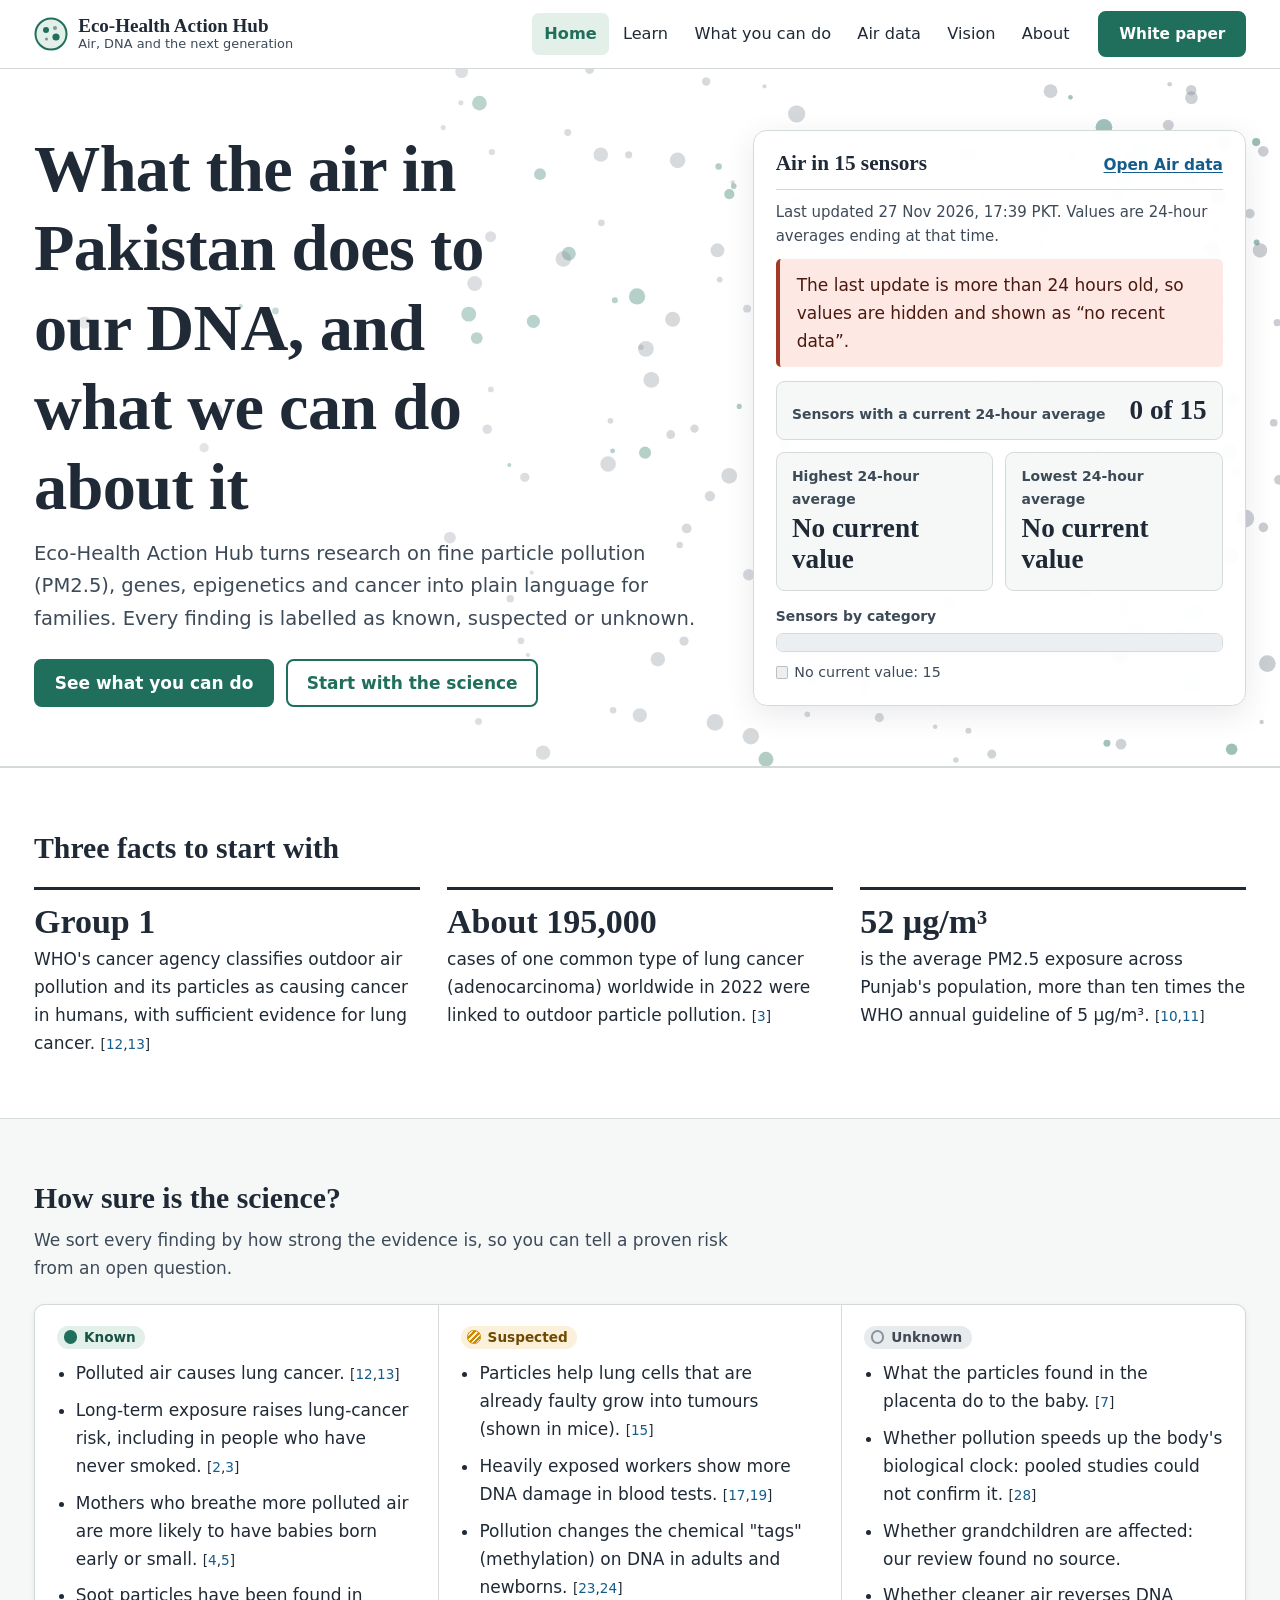
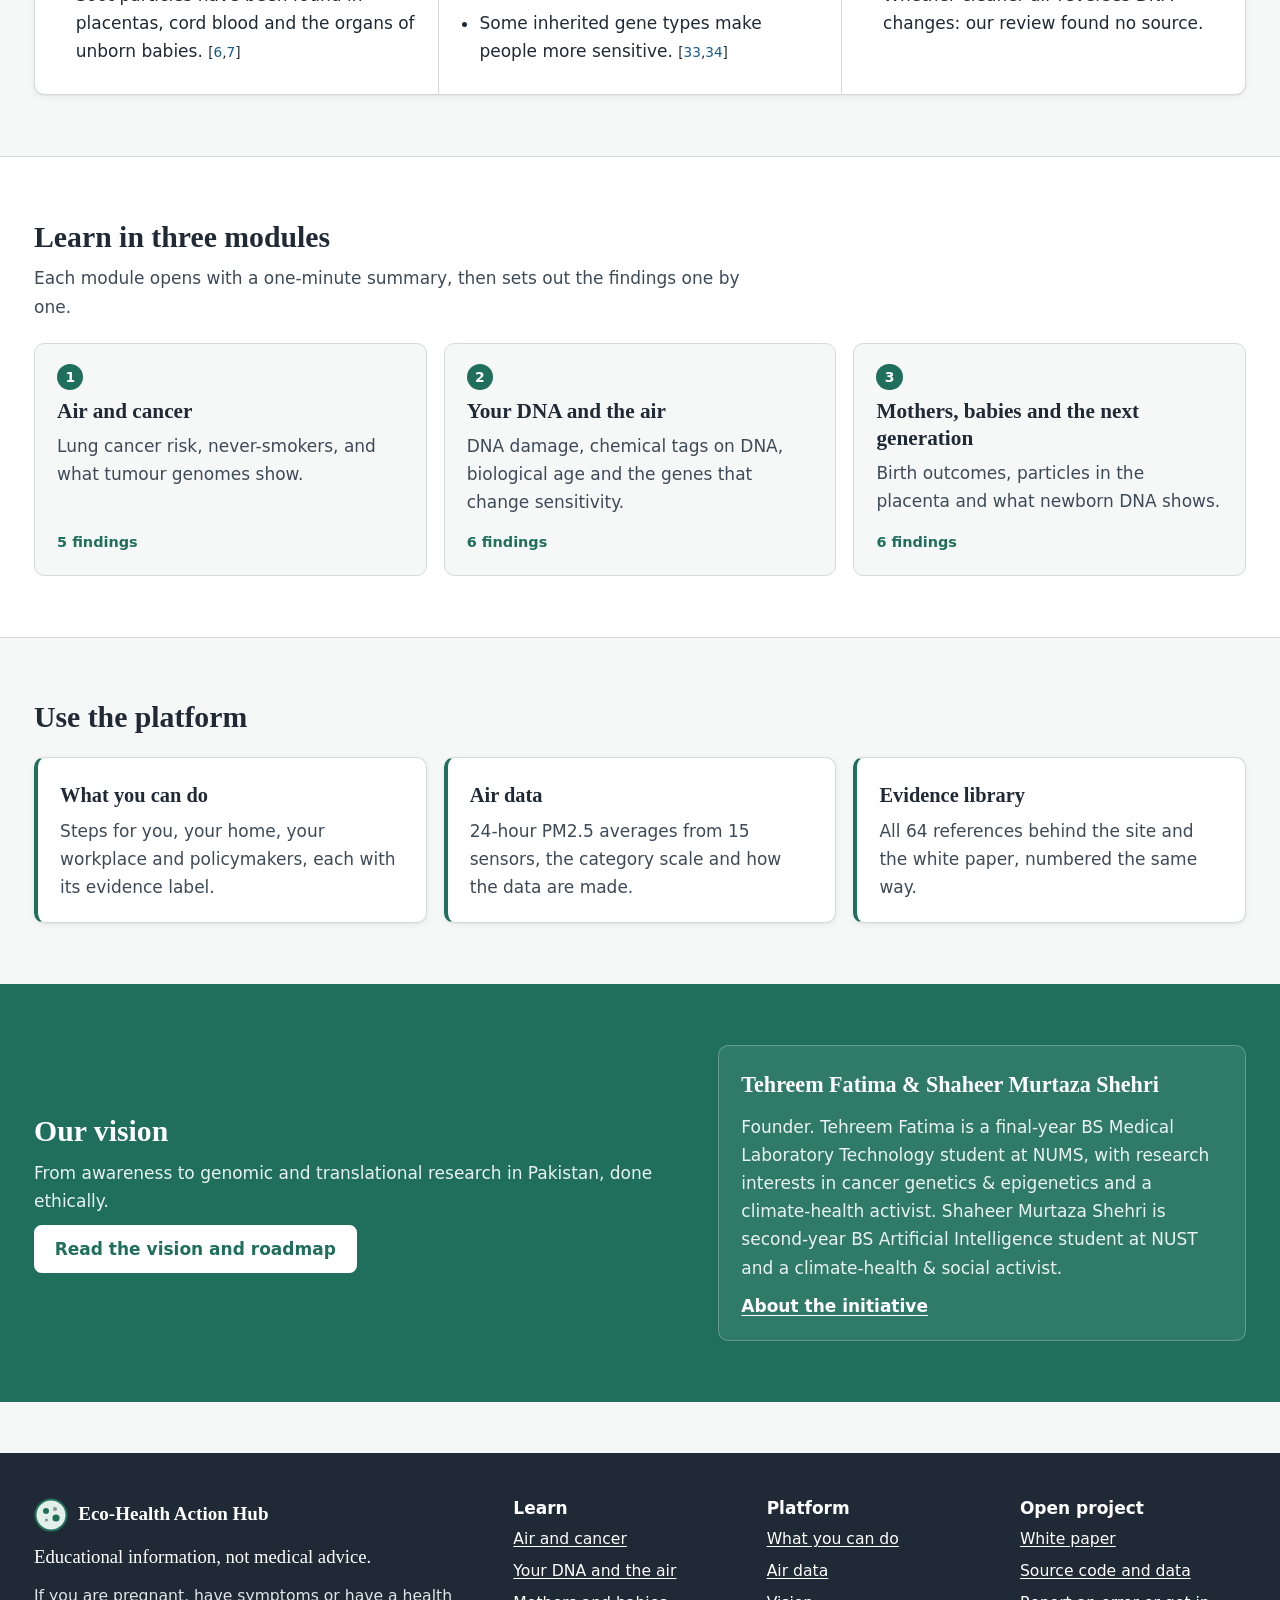
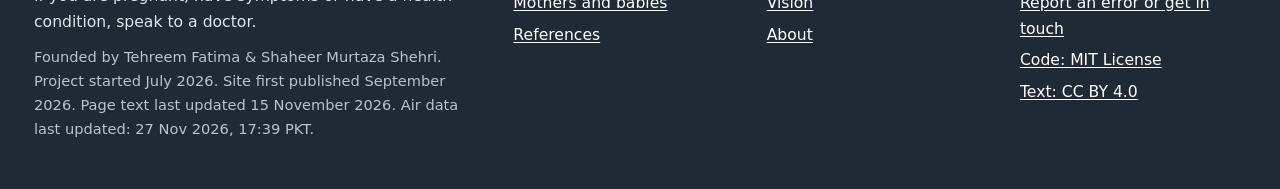
<file: index.html>
<!DOCTYPE html>
<html lang="en">
<head>
<meta charset="utf-8">
<meta name="viewport" content="width=device-width, initial-scale=1">
<title>Air, DNA and the next generation | Eco-Health Action Hub</title>
<meta name="description" content="Plain-language, referenced information on PM2.5 air pollution, DNA, epigenetics, cancer and pregnancy in Pakistan.">
<meta name="theme-color" content="#1f6f5c">
<link rel="stylesheet" href="assets/css/style.css">
</head>
<body>
<a class="skip" href="#main">Skip to content</a>
<header class="site-head"><div class="wrap bar">
  <a class="brand" href="index.html"><svg class="brand-mark" viewBox="0 0 34 34" aria-hidden="true"><circle cx="17" cy="17" r="15.5" fill="#e3efe9" stroke="#1f6f5c" stroke-width="2"/><circle cx="12" cy="13" r="3" fill="#1f6f5c"/><circle cx="21" cy="11" r="2" fill="#8a929c"/><circle cx="22" cy="20" r="3.6" fill="#1f6f5c"/><circle cx="12.5" cy="22" r="1.6" fill="#8a929c"/></svg><span class="brand-name">Eco-Health Action Hub<small>Air, DNA and the next generation</small></span></a>
  <nav class="nav" aria-label="Main"><ul><li><a href="index.html" aria-current="page">Home</a></li><li><a href="cancer.html">Learn</a></li><li><a href="action.html">What you can do</a></li><li><a href="air.html">Air data</a></li><li><a href="vision.html">Vision</a></li><li><a href="about.html">About</a></li></ul></nav>
  <a class="btn btn-solid btn-sm head-cta" href="https://github.com/ftehreem306-ctrl/eco-health-data/blob/main/whitepaper.md">White paper</a>
  <details class="nav-toggle"><summary aria-label="Open menu">Menu</summary><nav class="nav-panel" aria-label="Main"><ul><li><a href="index.html" aria-current="page">Home</a></li><li><a href="cancer.html">Learn</a></li><li><a href="action.html">What you can do</a></li><li><a href="air.html">Air data</a></li><li><a href="vision.html">Vision</a></li><li><a href="about.html">About</a></li><li><a href="https://github.com/ftehreem306-ctrl/eco-health-data/blob/main/whitepaper.md">White paper</a></li></ul></nav></details>
</div></header>
<main id="main">

<section class="hero"><svg class="hero-field" viewBox="0 0 160 60" preserveAspectRatio="xMaxYMid slice" aria-hidden="true"><circle cx="96.33" cy="9.05" r="0.51" fill="#1f6f5c" fill-opacity="0.31"/><circle cx="120.84" cy="21.94" r="0.21" fill="#8a929c" fill-opacity="0.36"/><circle cx="36.51" cy="26.02" r="0.21" fill="#8a929c" fill-opacity="0.18"/><circle cx="146.88" cy="7.43" r="0.32" fill="#8a929c" fill-opacity="0.42"/><circle cx="156.18" cy="34.63" r="0.44" fill="#8a929c" fill-opacity="0.44"/><circle cx="146.02" cy="10.84" r="0.55" fill="#8a929c" fill-opacity="0.42"/><circle cx="102.58" cy="32.86" r="0.21" fill="#1f6f5c" fill-opacity="0.32"/><circle cx="95.02" cy="35.13" r="0.40" fill="#8a929c" fill-opacity="0.31"/><circle cx="144.26" cy="41.94" r="0.33" fill="#8a929c" fill-opacity="0.42"/><circle cx="119.75" cy="52.51" r="0.59" fill="#8a929c" fill-opacity="0.36"/><circle cx="158.56" cy="7.08" r="0.46" fill="#8a929c" fill-opacity="0.45"/><circle cx="68.54" cy="29.34" r="0.46" fill="#8a929c" fill-opacity="0.25"/><circle cx="124.54" cy="52.53" r="0.36" fill="#8a929c" fill-opacity="0.37"/><circle cx="126.60" cy="34.79" r="0.44" fill="#8a929c" fill-opacity="0.38"/><circle cx="155.95" cy="28.45" r="0.62" fill="#1f6f5c" fill-opacity="0.44"/><circle cx="136.40" cy="38.83" r="0.79" fill="#8a929c" fill-opacity="0.40"/><circle cx="90.89" cy="23.15" r="0.51" fill="#1f6f5c" fill-opacity="0.30"/><circle cx="113.00" cy="10.08" r="0.24" fill="#1f6f5c" fill-opacity="0.35"/><circle cx="142.10" cy="7.76" r="0.33" fill="#8a929c" fill-opacity="0.41"/><circle cx="150.39" cy="4.83" r="0.47" fill="#8a929c" fill-opacity="0.43"/><circle cx="151.32" cy="49.16" r="0.74" fill="#8a929c" fill-opacity="0.43"/><circle cx="107.74" cy="21.53" r="0.65" fill="#8a929c" fill-opacity="0.34"/><circle cx="102.19" cy="33.98" r="0.67" fill="#8a929c" fill-opacity="0.32"/><circle cx="118.75" cy="37.06" r="0.56" fill="#1f6f5c" fill-opacity="0.36"/><circle cx="152.56" cy="46.80" r="0.75" fill="#8a929c" fill-opacity="0.43"/><circle cx="105.02" cy="23.94" r="0.23" fill="#8a929c" fill-opacity="0.33"/><circle cx="70.59" cy="20.40" r="0.18" fill="#1f6f5c" fill-opacity="0.25"/><circle cx="57.14" cy="21.82" r="0.53" fill="#8a929c" fill-opacity="0.22"/><circle cx="101.56" cy="7.37" r="0.62" fill="#8a929c" fill-opacity="0.32"/><circle cx="113.47" cy="29.03" r="0.22" fill="#1f6f5c" fill-opacity="0.35"/><circle cx="98.81" cy="15.89" r="0.60" fill="#1f6f5c" fill-opacity="0.32"/><circle cx="67.43" cy="32.59" r="0.40" fill="#8a929c" fill-opacity="0.25"/><circle cx="149.76" cy="41.77" r="0.35" fill="#8a929c" fill-opacity="0.43"/><circle cx="143.00" cy="19.78" r="0.32" fill="#8a929c" fill-opacity="0.41"/><circle cx="158.91" cy="51.16" r="0.72" fill="#8a929c" fill-opacity="0.45"/><circle cx="139.71" cy="13.60" r="0.50" fill="#8a929c" fill-opacity="0.41"/><circle cx="111.39" cy="56.22" r="0.72" fill="#8a929c" fill-opacity="0.34"/><circle cx="101.61" cy="13.23" r="0.29" fill="#8a929c" fill-opacity="0.32"/><circle cx="147.96" cy="28.77" r="0.60" fill="#8a929c" fill-opacity="0.42"/><circle cx="143.26" cy="45.01" r="0.48" fill="#1f6f5c" fill-opacity="0.41"/><circle cx="143.83" cy="19.95" r="0.69" fill="#8a929c" fill-opacity="0.41"/><circle cx="105.44" cy="24.08" r="0.68" fill="#8a929c" fill-opacity="0.33"/><circle cx="152.96" cy="48.39" r="0.27" fill="#8a929c" fill-opacity="0.43"/><circle cx="158.57" cy="39.44" r="0.41" fill="#8a929c" fill-opacity="0.45"/><circle cx="131.78" cy="31.59" r="0.74" fill="#8a929c" fill-opacity="0.39"/><circle cx="150.42" cy="49.57" r="0.31" fill="#8a929c" fill-opacity="0.43"/><circle cx="92.08" cy="14.43" r="0.47" fill="#8a929c" fill-opacity="0.30"/><circle cx="108.17" cy="7.86" r="0.67" fill="#8a929c" fill-opacity="0.34"/><circle cx="112.61" cy="35.00" r="0.68" fill="#8a929c" fill-opacity="0.35"/><circle cx="153.94" cy="30.10" r="0.53" fill="#8a929c" fill-opacity="0.44"/><circle cx="114.29" cy="43.51" r="0.49" fill="#8a929c" fill-opacity="0.35"/><circle cx="119.04" cy="33.33" r="0.62" fill="#1f6f5c" fill-opacity="0.36"/><circle cx="123.28" cy="14.91" r="0.34" fill="#8a929c" fill-opacity="0.37"/><circle cx="117.94" cy="33.70" r="0.61" fill="#8a929c" fill-opacity="0.36"/><circle cx="110.95" cy="36.75" r="0.45" fill="#8a929c" fill-opacity="0.34"/><circle cx="135.64" cy="27.14" r="0.50" fill="#8a929c" fill-opacity="0.40"/><circle cx="155.72" cy="41.95" r="0.76" fill="#8a929c" fill-opacity="0.44"/><circle cx="147.93" cy="8.23" r="0.25" fill="#8a929c" fill-opacity="0.42"/><circle cx="49.14" cy="14.44" r="0.43" fill="#8a929c" fill-opacity="0.21"/><circle cx="152.36" cy="9.27" r="0.65" fill="#8a929c" fill-opacity="0.43"/><circle cx="115.77" cy="59.39" r="0.64" fill="#1f6f5c" fill-opacity="0.35"/><circle cx="109.62" cy="30.94" r="0.36" fill="#8a929c" fill-opacity="0.34"/><circle cx="95.62" cy="43.33" r="0.18" fill="#8a929c" fill-opacity="0.31"/><circle cx="110.63" cy="1.08" r="0.36" fill="#8a929c" fill-opacity="0.34"/><circle cx="118.41" cy="3.86" r="0.74" fill="#8a929c" fill-opacity="0.36"/><circle cx="157.95" cy="6.29" r="0.35" fill="#1f6f5c" fill-opacity="0.45"/><circle cx="142.99" cy="16.23" r="0.26" fill="#8a929c" fill-opacity="0.41"/><circle cx="153.46" cy="49.14" r="0.35" fill="#1f6f5c" fill-opacity="0.44"/><circle cx="154.05" cy="34.24" r="0.64" fill="#1f6f5c" fill-opacity="0.44"/><circle cx="144.85" cy="5.02" r="0.72" fill="#1f6f5c" fill-opacity="0.42"/><circle cx="149.72" cy="27.23" r="0.40" fill="#8a929c" fill-opacity="0.43"/><circle cx="154.61" cy="16.07" r="0.26" fill="#8a929c" fill-opacity="0.44"/><circle cx="93.77" cy="45.57" r="0.32" fill="#8a929c" fill-opacity="0.31"/><circle cx="73.57" cy="20.82" r="0.29" fill="#1f6f5c" fill-opacity="0.26"/><circle cx="139.14" cy="33.06" r="0.29" fill="#8a929c" fill-opacity="0.40"/><circle cx="155.21" cy="6.38" r="0.72" fill="#8a929c" fill-opacity="0.44"/><circle cx="116.60" cy="50.08" r="0.40" fill="#8a929c" fill-opacity="0.36"/><circle cx="135.20" cy="58.95" r="0.39" fill="#8a929c" fill-opacity="0.40"/><circle cx="136.86" cy="38.16" r="0.43" fill="#8a929c" fill-opacity="0.40"/><circle cx="43.16" cy="7.79" r="0.44" fill="#8a929c" fill-opacity="0.19"/><circle cx="150.32" cy="40.23" r="0.36" fill="#8a929c" fill-opacity="0.43"/><circle cx="92.10" cy="27.57" r="0.25" fill="#8a929c" fill-opacity="0.30"/><circle cx="121.97" cy="14.67" r="0.73" fill="#8a929c" fill-opacity="0.37"/><circle cx="100.60" cy="0.06" r="0.37" fill="#8a929c" fill-opacity="0.32"/><circle cx="117.42" cy="12.06" r="0.46" fill="#1f6f5c" fill-opacity="0.36"/><circle cx="140.62" cy="39.45" r="0.63" fill="#8a929c" fill-opacity="0.41"/><circle cx="104.68" cy="19.57" r="0.70" fill="#1f6f5c" fill-opacity="0.33"/><circle cx="138.37" cy="38.59" r="0.20" fill="#8a929c" fill-opacity="0.40"/><circle cx="151.97" cy="37.64" r="0.66" fill="#8a929c" fill-opacity="0.43"/><circle cx="147.52" cy="48.28" r="0.71" fill="#8a929c" fill-opacity="0.42"/><circle cx="152.04" cy="40.97" r="0.63" fill="#8a929c" fill-opacity="0.43"/><circle cx="129.76" cy="37.57" r="0.58" fill="#8a929c" fill-opacity="0.38"/><circle cx="117.44" cy="32.11" r="0.55" fill="#1f6f5c" fill-opacity="0.36"/><circle cx="139.45" cy="15.13" r="0.22" fill="#8a929c" fill-opacity="0.41"/><circle cx="138.82" cy="12.31" r="0.64" fill="#8a929c" fill-opacity="0.40"/><circle cx="116.49" cy="22.95" r="0.44" fill="#8a929c" fill-opacity="0.35"/><circle cx="141.99" cy="37.02" r="0.58" fill="#1f6f5c" fill-opacity="0.41"/><circle cx="93.69" cy="34.07" r="0.18" fill="#1f6f5c" fill-opacity="0.30"/><circle cx="88.58" cy="40.32" r="0.51" fill="#8a929c" fill-opacity="0.29"/><circle cx="91.79" cy="30.99" r="0.41" fill="#8a929c" fill-opacity="0.30"/><circle cx="158.42" cy="56.18" r="0.19" fill="#8a929c" fill-opacity="0.45"/><circle cx="146.32" cy="58.09" r="0.46" fill="#8a929c" fill-opacity="0.42"/><circle cx="125.36" cy="8.50" r="0.48" fill="#8a929c" fill-opacity="0.37"/><circle cx="151.58" cy="42.20" r="0.33" fill="#8a929c" fill-opacity="0.43"/><circle cx="115.65" cy="1.49" r="0.18" fill="#8a929c" fill-opacity="0.35"/><circle cx="111.79" cy="18.12" r="0.25" fill="#8a929c" fill-opacity="0.34"/><circle cx="95.29" cy="50.41" r="0.18" fill="#8a929c" fill-opacity="0.31"/><circle cx="147.86" cy="7.20" r="0.78" fill="#8a929c" fill-opacity="0.42"/><circle cx="152.71" cy="17.39" r="0.42" fill="#8a929c" fill-opacity="0.43"/><circle cx="159.91" cy="35.35" r="0.42" fill="#8a929c" fill-opacity="0.45"/><circle cx="89.52" cy="2.90" r="0.22" fill="#8a929c" fill-opacity="0.30"/><circle cx="91.04" cy="56.14" r="0.30" fill="#8a929c" fill-opacity="0.30"/><circle cx="118.28" cy="11.39" r="0.39" fill="#8a929c" fill-opacity="0.36"/><circle cx="151.38" cy="48.72" r="0.59" fill="#8a929c" fill-opacity="0.43"/><circle cx="155.66" cy="32.95" r="0.66" fill="#1f6f5c" fill-opacity="0.44"/><circle cx="139.07" cy="27.05" r="0.65" fill="#8a929c" fill-opacity="0.40"/><circle cx="91.12" cy="2.94" r="0.63" fill="#1f6f5c" fill-opacity="0.30"/><circle cx="114.15" cy="20.62" r="0.34" fill="#8a929c" fill-opacity="0.35"/><circle cx="158.28" cy="15.61" r="0.62" fill="#8a929c" fill-opacity="0.45"/><circle cx="122.99" cy="23.66" r="0.27" fill="#1f6f5c" fill-opacity="0.37"/><circle cx="111.70" cy="8.38" r="0.28" fill="#1f6f5c" fill-opacity="0.34"/><circle cx="98.72" cy="5.47" r="0.30" fill="#8a929c" fill-opacity="0.32"/><circle cx="124.20" cy="53.24" r="0.61" fill="#8a929c" fill-opacity="0.37"/><circle cx="107.58" cy="31.45" r="0.38" fill="#8a929c" fill-opacity="0.34"/><circle cx="149.72" cy="12.96" r="0.35" fill="#8a929c" fill-opacity="0.43"/><circle cx="105.91" cy="26.75" r="0.68" fill="#8a929c" fill-opacity="0.33"/><circle cx="150.51" cy="1.31" r="0.20" fill="#8a929c" fill-opacity="0.43"/><circle cx="152.26" cy="28.40" r="0.56" fill="#1f6f5c" fill-opacity="0.43"/><circle cx="104.92" cy="55.61" r="0.61" fill="#8a929c" fill-opacity="0.33"/><circle cx="157.99" cy="14.91" r="0.25" fill="#1f6f5c" fill-opacity="0.45"/><circle cx="119.46" cy="40.92" r="0.71" fill="#8a929c" fill-opacity="0.36"/><circle cx="131.56" cy="45.89" r="0.45" fill="#8a929c" fill-opacity="0.39"/><circle cx="154.10" cy="38.73" r="0.38" fill="#1f6f5c" fill-opacity="0.44"/><circle cx="125.50" cy="23.28" r="0.31" fill="#8a929c" fill-opacity="0.37"/><circle cx="157.01" cy="38.67" r="0.77" fill="#8a929c" fill-opacity="0.44"/><circle cx="136.68" cy="18.44" r="0.19" fill="#8a929c" fill-opacity="0.40"/><circle cx="134.01" cy="25.20" r="0.33" fill="#8a929c" fill-opacity="0.39"/><circle cx="154.50" cy="13.61" r="0.20" fill="#8a929c" fill-opacity="0.44"/><circle cx="108.35" cy="40.95" r="0.28" fill="#8a929c" fill-opacity="0.34"/><circle cx="139.65" cy="30.29" r="0.30" fill="#8a929c" fill-opacity="0.41"/><circle cx="94.69" cy="49.20" r="0.29" fill="#8a929c" fill-opacity="0.31"/><circle cx="141.45" cy="17.70" r="0.78" fill="#8a929c" fill-opacity="0.41"/><circle cx="133.19" cy="56.93" r="0.26" fill="#8a929c" fill-opacity="0.39"/><circle cx="152.45" cy="53.02" r="0.66" fill="#8a929c" fill-opacity="0.43"/><circle cx="154.98" cy="19.75" r="0.30" fill="#8a929c" fill-opacity="0.44"/><circle cx="140.26" cy="1.91" r="0.59" fill="#8a929c" fill-opacity="0.41"/><circle cx="102.77" cy="19.90" r="0.26" fill="#1f6f5c" fill-opacity="0.32"/><circle cx="90.20" cy="21.09" r="0.64" fill="#1f6f5c" fill-opacity="0.30"/><circle cx="157.40" cy="12.44" r="0.42" fill="#8a929c" fill-opacity="0.44"/><circle cx="146.49" cy="25.95" r="0.21" fill="#8a929c" fill-opacity="0.42"/><circle cx="102.62" cy="55.17" r="0.28" fill="#8a929c" fill-opacity="0.32"/><circle cx="152.36" cy="1.82" r="0.45" fill="#8a929c" fill-opacity="0.43"/><circle cx="141.97" cy="2.44" r="0.20" fill="#1f6f5c" fill-opacity="0.41"/><circle cx="154.11" cy="15.42" r="0.67" fill="#8a929c" fill-opacity="0.44"/><circle cx="98.34" cy="16.34" r="0.67" fill="#8a929c" fill-opacity="0.32"/><circle cx="89.59" cy="0.23" r="0.55" fill="#8a929c" fill-opacity="0.30"/><circle cx="130.33" cy="56.60" r="0.19" fill="#8a929c" fill-opacity="0.39"/><circle cx="114.47" cy="57.41" r="0.71" fill="#8a929c" fill-opacity="0.35"/><circle cx="154.72" cy="10.98" r="0.71" fill="#8a929c" fill-opacity="0.44"/><circle cx="146.55" cy="46.37" r="0.57" fill="#8a929c" fill-opacity="0.42"/><circle cx="95.76" cy="21.71" r="0.57" fill="#1f6f5c" fill-opacity="0.31"/><circle cx="96.59" cy="58.82" r="0.62" fill="#8a929c" fill-opacity="0.31"/><circle cx="88.00" cy="5.04" r="0.22" fill="#8a929c" fill-opacity="0.29"/><circle cx="137.13" cy="26.82" r="0.32" fill="#8a929c" fill-opacity="0.40"/><circle cx="129.06" cy="40.45" r="0.62" fill="#8a929c" fill-opacity="0.38"/><circle cx="133.11" cy="7.27" r="0.69" fill="#8a929c" fill-opacity="0.39"/><circle cx="123.93" cy="22.38" r="0.61" fill="#8a929c" fill-opacity="0.37"/><circle cx="151.38" cy="34.70" r="0.39" fill="#8a929c" fill-opacity="0.43"/><circle cx="159.46" cy="30.44" r="0.33" fill="#8a929c" fill-opacity="0.45"/><circle cx="132.11" cy="59.46" r="0.24" fill="#8a929c" fill-opacity="0.39"/><circle cx="146.26" cy="50.43" r="0.76" fill="#1f6f5c" fill-opacity="0.42"/><circle cx="92.19" cy="7.15" r="0.27" fill="#8a929c" fill-opacity="0.30"/><circle cx="125.53" cy="55.81" r="0.39" fill="#8a929c" fill-opacity="0.37"/><circle cx="111.60" cy="15.60" r="0.60" fill="#8a929c" fill-opacity="0.34"/><circle cx="131.95" cy="12.21" r="0.18" fill="#8a929c" fill-opacity="0.39"/><circle cx="134.36" cy="11.11" r="0.37" fill="#8a929c" fill-opacity="0.39"/><circle cx="144.33" cy="32.88" r="0.22" fill="#1f6f5c" fill-opacity="0.42"/><circle cx="105.37" cy="33.01" r="0.52" fill="#1f6f5c" fill-opacity="0.33"/><circle cx="90.71" cy="18.46" r="0.64" fill="#8a929c" fill-opacity="0.30"/><circle cx="123.90" cy="21.43" r="0.42" fill="#8a929c" fill-opacity="0.37"/><circle cx="159.76" cy="21.83" r="0.31" fill="#8a929c" fill-opacity="0.45"/><circle cx="108.72" cy="49.22" r="0.40" fill="#8a929c" fill-opacity="0.34"/><circle cx="112.91" cy="9.75" r="0.18" fill="#8a929c" fill-opacity="0.35"/><circle cx="130.95" cy="54.59" r="0.23" fill="#8a929c" fill-opacity="0.39"/><circle cx="102.39" cy="30.27" r="0.25" fill="#8a929c" fill-opacity="0.32"/><circle cx="119.33" cy="55.53" r="0.24" fill="#8a929c" fill-opacity="0.36"/><circle cx="145.11" cy="58.01" r="0.30" fill="#1f6f5c" fill-opacity="0.42"/><circle cx="155.84" cy="58.53" r="0.50" fill="#1f6f5c" fill-opacity="0.44"/><circle cx="154.57" cy="23.27" r="0.78" fill="#8a929c" fill-opacity="0.44"/><circle cx="146.70" cy="9.62" r="0.68" fill="#8a929c" fill-opacity="0.42"/><circle cx="106.47" cy="50.78" r="0.62" fill="#8a929c" fill-opacity="0.33"/><circle cx="103.96" cy="7.38" r="0.31" fill="#8a929c" fill-opacity="0.33"/><circle cx="152.38" cy="2.47" r="0.55" fill="#8a929c" fill-opacity="0.43"/><circle cx="36.79" cy="50.29" r="0.38" fill="#8a929c" fill-opacity="0.18"/><circle cx="129.69" cy="18.37" r="0.43" fill="#8a929c" fill-opacity="0.38"/><circle cx="108.95" cy="39.53" r="0.42" fill="#8a929c" fill-opacity="0.34"/><circle cx="112.62" cy="10.77" r="0.44" fill="#1f6f5c" fill-opacity="0.35"/></svg><div class="wrap hero-grid">
  <div class="hero-copy">
    <h1>What the air in Pakistan does to our DNA, and what we can do about it</h1>
    <p class="lede">Eco-Health Action Hub turns research on fine particle pollution (PM2.5), genes, epigenetics and cancer into plain language for families. Every finding is labelled as known, suspected or unknown.</p>
    <div class="hero-actions"><a class="btn btn-solid" href="action.html">See what you can do</a><a class="btn btn-line" href="cancer.html">Start with the science</a></div>
  </div>
  <aside class="live-card" aria-labelledby="live-h">
    <header><h2 id="live-h">Air in 15 sensors</h2><a href="air.html">Open Air data</a></header>
    <p id="updated" class="small">Loading the latest readings…</p>
    <div id="stale" class="alert" hidden></div>
    <div class="kpis">
  <div class="kpi"><span class="kpi-label">Sensors with a current 24-hour average</span><strong id="kpi-reporting">–</strong></div>
  <div class="kpi"><span class="kpi-label">Highest 24-hour average</span><strong id="kpi-high">–</strong><span class="kpi-sub" id="kpi-high-where"></span></div>
  <div class="kpi"><span class="kpi-label">Lowest 24-hour average</span><strong id="kpi-low">–</strong><span class="kpi-sub" id="kpi-low-where"></span></div>
</div>
<div class="dist-wrap"><p class="kpi-label">Sensors by category</p><div class="dist" id="dist" role="img" aria-label="Loading"></div><ul class="dist-legend" id="dist-legend"></ul></div>
  </aside>
</div></section>

<section class="band band-white" aria-labelledby="facts-h"><div class="wrap">
  <div class="band-head"><h2 id="facts-h">Three facts to start with</h2></div>
  <div class="facts">
    <div class="fact"><b>Group 1</b>WHO's cancer agency classifies outdoor air pollution and its particles as causing cancer in humans, with sufficient evidence for lung cancer. <span class="cite">[<a href="references.html#ref12" aria-label="Reference 12">12</a>,<a href="references.html#ref13" aria-label="Reference 13">13</a>]</span></div>
    <div class="fact"><b>About 195,000</b>cases of one common type of lung cancer (adenocarcinoma) worldwide in 2022 were linked to outdoor particle pollution. <span class="cite">[<a href="references.html#ref3" aria-label="Reference 3">3</a>]</span></div>
    <div class="fact"><b>52 µg/m³</b>is the average PM2.5 exposure across Punjab's population, more than ten times the WHO annual guideline of 5 µg/m³. <span class="cite">[<a href="references.html#ref10" aria-label="Reference 10">10</a>,<a href="references.html#ref11" aria-label="Reference 11">11</a>]</span></div>
  </div>
</div></section>

<section class="band" aria-labelledby="board-h"><div class="wrap">
  <div class="band-head"><h2 id="board-h">How sure is the science?</h2><p>We sort every finding by how strong the evidence is, so you can tell a proven risk from an open question.</p></div>
  <div class="board">
    <section aria-labelledby="b1"><h3 id="b1"><span class="ev ev-known">Known</span></h3><ul>
      <li>Polluted air causes lung cancer. <span class="cite">[<a href="references.html#ref12" aria-label="Reference 12">12</a>,<a href="references.html#ref13" aria-label="Reference 13">13</a>]</span></li>
      <li>Long-term exposure raises lung-cancer risk, including in people who have never smoked. <span class="cite">[<a href="references.html#ref2" aria-label="Reference 2">2</a>,<a href="references.html#ref3" aria-label="Reference 3">3</a>]</span></li>
      <li>Mothers who breathe more polluted air are more likely to have babies born early or small. <span class="cite">[<a href="references.html#ref4" aria-label="Reference 4">4</a>,<a href="references.html#ref5" aria-label="Reference 5">5</a>]</span></li>
      <li>Soot particles have been found in placentas, cord blood and the organs of unborn babies. <span class="cite">[<a href="references.html#ref6" aria-label="Reference 6">6</a>,<a href="references.html#ref7" aria-label="Reference 7">7</a>]</span></li></ul></section>
    <section aria-labelledby="b2"><h3 id="b2"><span class="ev ev-suspected">Suspected</span></h3><ul>
      <li>Particles help lung cells that are already faulty grow into tumours (shown in mice). <span class="cite">[<a href="references.html#ref15" aria-label="Reference 15">15</a>]</span></li>
      <li>Heavily exposed workers show more DNA damage in blood tests. <span class="cite">[<a href="references.html#ref17" aria-label="Reference 17">17</a>,<a href="references.html#ref19" aria-label="Reference 19">19</a>]</span></li>
      <li>Pollution changes the chemical "tags" (methylation) on DNA in adults and newborns. <span class="cite">[<a href="references.html#ref23" aria-label="Reference 23">23</a>,<a href="references.html#ref24" aria-label="Reference 24">24</a>]</span></li>
      <li>Some inherited gene types make people more sensitive. <span class="cite">[<a href="references.html#ref33" aria-label="Reference 33">33</a>,<a href="references.html#ref34" aria-label="Reference 34">34</a>]</span></li></ul></section>
    <section aria-labelledby="b3"><h3 id="b3"><span class="ev ev-unknown">Unknown</span></h3><ul>
      <li>What the particles found in the placenta do to the baby. <span class="cite">[<a href="references.html#ref7" aria-label="Reference 7">7</a>]</span></li>
      <li>Whether pollution speeds up the body's biological clock: pooled studies could not confirm it. <span class="cite">[<a href="references.html#ref28" aria-label="Reference 28">28</a>]</span></li>
      <li>Whether grandchildren are affected: our review found no source.</li>
      <li>Whether cleaner air reverses DNA changes: our review found no source.</li></ul></section>
  </div>
</div></section>

<section class="band band-white" aria-labelledby="mods-h"><div class="wrap">
  <div class="band-head"><h2 id="mods-h">Learn in three modules</h2><p>Each module opens with a one-minute summary, then sets out the findings one by one.</p></div>
  <ol class="modules">
    <li><a href="cancer.html"><span class="step">1</span><strong>Air and cancer</strong><span>Lung cancer risk, never-smokers, and what tumour genomes show.</span><em>5 findings</em></a></li>
    <li><a href="dna.html"><span class="step">2</span><strong>Your DNA and the air</strong><span>DNA damage, chemical tags on DNA, biological age and the genes that change sensitivity.</span><em>6 findings</em></a></li>
    <li><a href="mothers.html"><span class="step">3</span><strong>Mothers, babies and the next generation</strong><span>Birth outcomes, particles in the placenta and what newborn DNA shows.</span><em>6 findings</em></a></li>
  </ol>
</div></section>

<section class="band" aria-labelledby="tools-h"><div class="wrap">
  <div class="band-head"><h2 id="tools-h">Use the platform</h2></div>
  <div class="tools">
    <a class="tool" href="action.html"><strong>What you can do</strong><span>Steps for you, your home, your workplace and policymakers, each with its evidence label.</span></a>
    <a class="tool" href="air.html"><strong>Air data</strong><span>24-hour PM2.5 averages from 15 sensors, the category scale and how the data are made.</span></a>
    <a class="tool" href="references.html"><strong>Evidence library</strong><span>All 64 references behind the site and the white paper, numbered the same way.</span></a>
  </div>
</div></section>

<section class="band band-green" aria-labelledby="vis-h"><div class="wrap split">
  <div><h2 id="vis-h">Our vision</h2><p>From awareness to genomic and translational research in Pakistan, done ethically.</p><a class="btn btn-light" href="vision.html">Read the vision and roadmap</a></div>
  <div class="founder-card"><p class="founder-name">Tehreem Fatima & Shaheer Murtaza Shehri</p><p>Founder. Tehreem Fatima is a final-year BS Medical Laboratory Technology student at NUMS, with research interests in cancer genetics & epigenetics and a climate-health activist. Shaheer Murtaza Shehri is second-year BS Artificial Intelligence student at NUST and a climate-health & social activist.</p><a href="about.html">About the initiative</a></div>
</div></section>

</main>
<footer class="site-foot"><div class="wrap cols">
  <div><a class="brand brand-foot" href="index.html"><svg class="brand-mark" viewBox="0 0 34 34" aria-hidden="true"><circle cx="17" cy="17" r="15.5" fill="#e3efe9" stroke="#1f6f5c" stroke-width="2"/><circle cx="12" cy="13" r="3" fill="#1f6f5c"/><circle cx="21" cy="11" r="2" fill="#8a929c"/><circle cx="22" cy="20" r="3.6" fill="#1f6f5c"/><circle cx="12.5" cy="22" r="1.6" fill="#8a929c"/></svg><span class="brand-name">Eco-Health Action Hub</span></a>
  <p class="disclaimer">Educational information, not medical advice.</p>
  <p>If you are pregnant, have symptoms or have a health condition, speak to a doctor.</p>
  <p class="small-foot">Founded by Tehreem Fatima & Shaheer Murtaza Shehri. Project started July 2026. Site first published September 2026. Page text last updated 15 November 2026. Air data last updated: <span id="foot-updated">see the Air data page</span>.</p></div>
  <div><h2>Learn</h2><ul><li><a href="cancer.html">Air and cancer</a></li><li><a href="dna.html">Your DNA and the air</a></li><li><a href="mothers.html">Mothers and babies</a></li><li><a href="references.html">References</a></li></ul></div>
  <div><h2>Platform</h2><ul><li><a href="action.html">What you can do</a></li><li><a href="air.html">Air data</a></li><li><a href="vision.html">Vision</a></li><li><a href="about.html">About</a></li></ul></div>
  <div><h2>Open project</h2><ul><li><a href="https://github.com/ftehreem306-ctrl/eco-health-data/blob/main/whitepaper.md">White paper</a></li><li><a href="https://github.com/ftehreem306-ctrl/eco-health-data">Source code and data</a></li><li><a href="https://github.com/ftehreem306-ctrl/eco-health-data/issues">Report an error or get in touch</a></li><li><a href="https://github.com/ftehreem306-ctrl/eco-health-data/blob/main/LICENSE">Code: MIT License</a></li><li><a href="https://creativecommons.org/licenses/by/4.0/">Text: CC BY 4.0</a></li></ul></div>
</div></footer>
<script src="assets/js/air.js" defer></script>
<script src="assets/js/nav.js" defer></script>
</body>
</html>
</file>
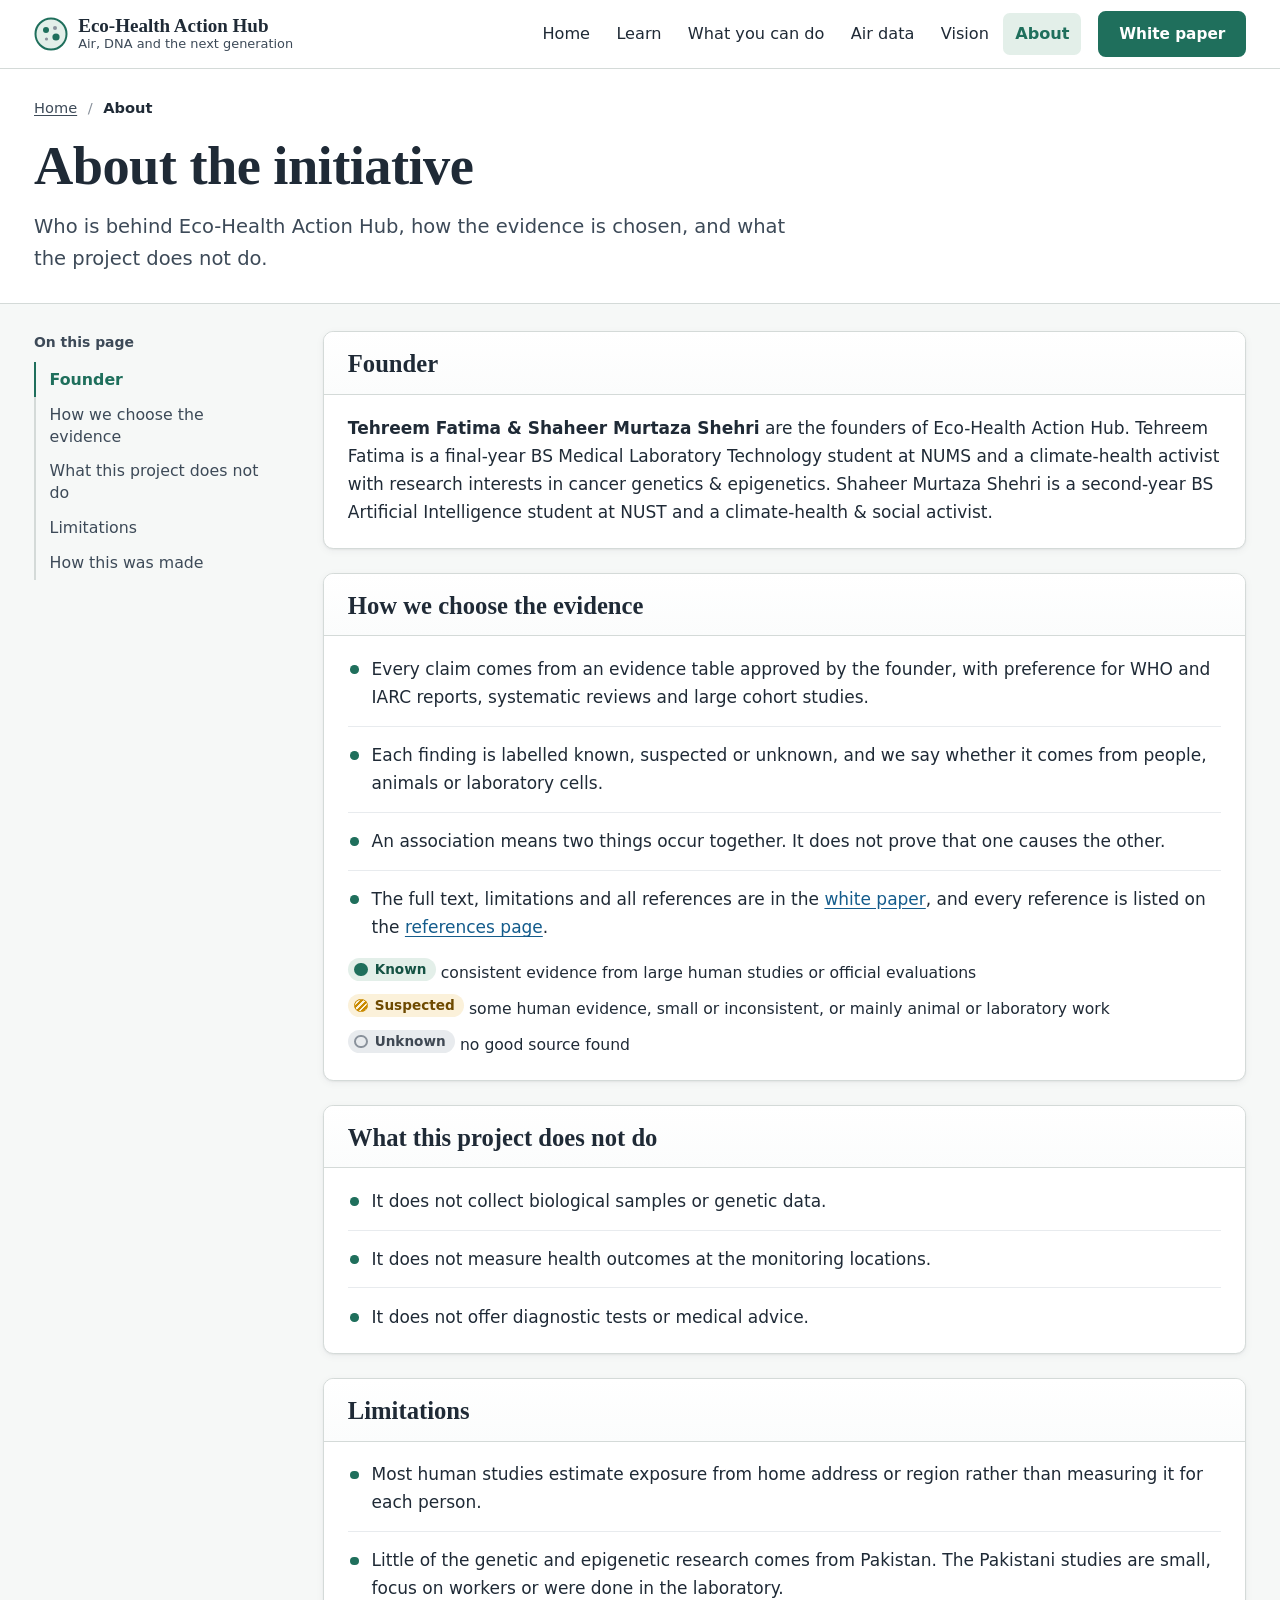
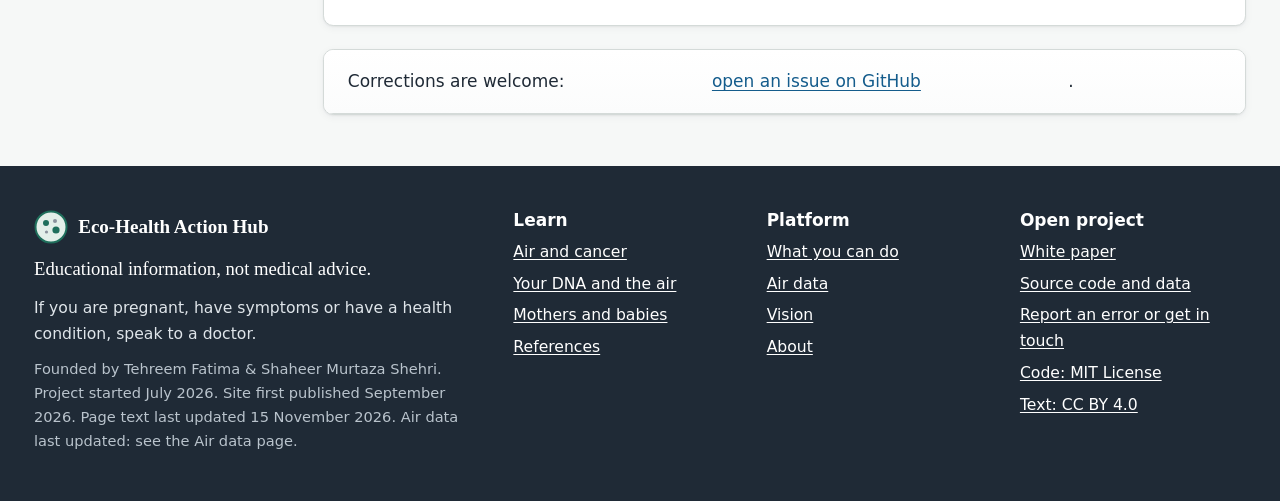
<file: about.html>
<!DOCTYPE html>
<html lang="en">
<head>
<meta charset="utf-8">
<meta name="viewport" content="width=device-width, initial-scale=1">
<title>About | Eco-Health Action Hub</title>
<meta name="description" content="About Eco-Health Action Hub, its founder, its evidence standards and its limitations.">
<meta name="theme-color" content="#1f6f5c">
<link rel="stylesheet" href="assets/css/style.css">
</head>
<body>
<a class="skip" href="#main">Skip to content</a>
<header class="site-head"><div class="wrap bar">
  <a class="brand" href="index.html"><svg class="brand-mark" viewBox="0 0 34 34" aria-hidden="true"><circle cx="17" cy="17" r="15.5" fill="#e3efe9" stroke="#1f6f5c" stroke-width="2"/><circle cx="12" cy="13" r="3" fill="#1f6f5c"/><circle cx="21" cy="11" r="2" fill="#8a929c"/><circle cx="22" cy="20" r="3.6" fill="#1f6f5c"/><circle cx="12.5" cy="22" r="1.6" fill="#8a929c"/></svg><span class="brand-name">Eco-Health Action Hub<small>Air, DNA and the next generation</small></span></a>
  <nav class="nav" aria-label="Main"><ul><li><a href="index.html">Home</a></li><li><a href="cancer.html">Learn</a></li><li><a href="action.html">What you can do</a></li><li><a href="air.html">Air data</a></li><li><a href="vision.html">Vision</a></li><li><a href="about.html" aria-current="page">About</a></li></ul></nav>
  <a class="btn btn-solid btn-sm head-cta" href="https://github.com/ftehreem306-ctrl/eco-health-data/blob/main/whitepaper.md">White paper</a>
  <details class="nav-toggle"><summary aria-label="Open menu">Menu</summary><nav class="nav-panel" aria-label="Main"><ul><li><a href="index.html">Home</a></li><li><a href="cancer.html">Learn</a></li><li><a href="action.html">What you can do</a></li><li><a href="air.html">Air data</a></li><li><a href="vision.html">Vision</a></li><li><a href="about.html" aria-current="page">About</a></li><li><a href="https://github.com/ftehreem306-ctrl/eco-health-data/blob/main/whitepaper.md">White paper</a></li></ul></nav></details>
</div></header>
<main id="main">
<div class="page-head"><div class="wrap"><nav class="crumbs" aria-label="Breadcrumb"><a href="index.html">Home</a> <span aria-hidden="true">/</span> <span aria-current="page">About</span></nav><h1>About the initiative</h1><p class="lede">Who is behind Eco-Health Action Hub, how the evidence is chosen, and what the project does not do.</p></div></div><div class="wrap workspace">
<aside class="rail" aria-label="On this page"><div class="rail-inner"><p class="rail-title">On this page</p><ol class="toc"><li><a href="#founder">Founder</a></li><li><a href="#evidence">How we choose the evidence</a></li><li><a href="#not">What this project does not do</a></li><li><a href="#limits">Limitations</a></li><li><a href="#made">How this was made</a></li></ol></div></aside>
<div class="content"><section class="panel" id="founder" aria-labelledby="founder-h"><header class="panel-head"><h2 id="founder-h">Founder</h2></header><div class="panel-body"><p><strong>Tehreem Fatima & Shaheer Murtaza Shehri</strong> are the founders of Eco-Health Action Hub. Tehreem Fatima is a final-year BS Medical Laboratory Technology student at NUMS and a climate-health activist with research interests in cancer genetics & epigenetics. Shaheer Murtaza Shehri is a second-year BS Artificial Intelligence student at NUST and a climate-health & social activist.</p></div></section><section class="panel" id="evidence" aria-labelledby="evidence-h"><header class="panel-head"><h2 id="evidence-h">How we choose the evidence</h2></header><div class="panel-body"><ul class="steps">
  <li>Every claim comes from an evidence table approved by the founder, with preference for WHO and IARC reports, systematic reviews and large cohort studies.</li>
  <li>Each finding is labelled known, suspected or unknown, and we say whether it comes from people, animals or laboratory cells.</li>
  <li>An association means two things occur together. It does not prove that one causes the other.</li>
  <li>The full text, limitations and all references are in the <a href="https://github.com/ftehreem306-ctrl/eco-health-data/blob/main/whitepaper.md">white paper</a>, and every reference is listed on the <a href="references.html">references page</a>.</li>
</ul><ul class="ev-legend" aria-label="Evidence labels"><li><span class="ev ev-known">Known</span> consistent evidence from large human studies or official evaluations</li><li><span class="ev ev-suspected">Suspected</span> some human evidence, small or inconsistent, or mainly animal or laboratory work</li><li><span class="ev ev-unknown">Unknown</span> no good source found</li></ul></div></section><section class="panel" id="not" aria-labelledby="not-h"><header class="panel-head"><h2 id="not-h">What this project does not do</h2></header><div class="panel-body"><ul class="steps">
  <li>It does not collect biological samples or genetic data.</li>
  <li>It does not measure health outcomes at the monitoring locations.</li>
  <li>It does not offer diagnostic tests or medical advice.</li></ul></div></section><section class="panel" id="limits" aria-labelledby="limits-h"><header class="panel-head"><h2 id="limits-h">Limitations</h2></header><div class="panel-body"><ul class="steps">
  <li>Most human studies estimate exposure from home address or region rather than measuring it for each person.</li>
  <li>Little of the genetic and epigenetic research comes from Pakistan. The Pakistani studies are small, focus on workers or were done in the laboratory.</li></ul></div></section><section class="panel" id="made" aria-labelledby="made-h"><header class="panel-head"> Corrections are welcome: <a href="https://github.com/ftehreem306-ctrl/eco-health-data/issues">open an issue on GitHub</a>.</p></div></section></div>
</div>
</main>
<footer class="site-foot"><div class="wrap cols">
  <div><a class="brand brand-foot" href="index.html"><svg class="brand-mark" viewBox="0 0 34 34" aria-hidden="true"><circle cx="17" cy="17" r="15.5" fill="#e3efe9" stroke="#1f6f5c" stroke-width="2"/><circle cx="12" cy="13" r="3" fill="#1f6f5c"/><circle cx="21" cy="11" r="2" fill="#8a929c"/><circle cx="22" cy="20" r="3.6" fill="#1f6f5c"/><circle cx="12.5" cy="22" r="1.6" fill="#8a929c"/></svg><span class="brand-name">Eco-Health Action Hub</span></a>
  <p class="disclaimer">Educational information, not medical advice.</p>
  <p>If you are pregnant, have symptoms or have a health condition, speak to a doctor.</p>
  <p class="small-foot">Founded by Tehreem Fatima & Shaheer Murtaza Shehri. Project started July 2026. Site first published September 2026. Page text last updated 15 November 2026. Air data last updated: <span id="foot-updated">see the Air data page</span>.</p></div>
  <div><h2>Learn</h2><ul><li><a href="cancer.html">Air and cancer</a></li><li><a href="dna.html">Your DNA and the air</a></li><li><a href="mothers.html">Mothers and babies</a></li><li><a href="references.html">References</a></li></ul></div>
  <div><h2>Platform</h2><ul><li><a href="action.html">What you can do</a></li><li><a href="air.html">Air data</a></li><li><a href="vision.html">Vision</a></li><li><a href="about.html">About</a></li></ul></div>
  <div><h2>Open project</h2><ul><li><a href="https://github.com/ftehreem306-ctrl/eco-health-data/blob/main/whitepaper.md">White paper</a></li><li><a href="https://github.com/ftehreem306-ctrl/eco-health-data">Source code and data</a></li><li><a href="https://github.com/ftehreem306-ctrl/eco-health-data/issues">Report an error or get in touch</a></li><li><a href="https://github.com/ftehreem306-ctrl/eco-health-data/blob/main/LICENSE">Code: MIT License</a></li><li><a href="https://creativecommons.org/licenses/by/4.0/">Text: CC BY 4.0</a></li></ul></div>
</div></footer>
<script src="assets/js/air.js" defer></script>
<script src="assets/js/nav.js" defer></script>
</body>
</html>
</file>
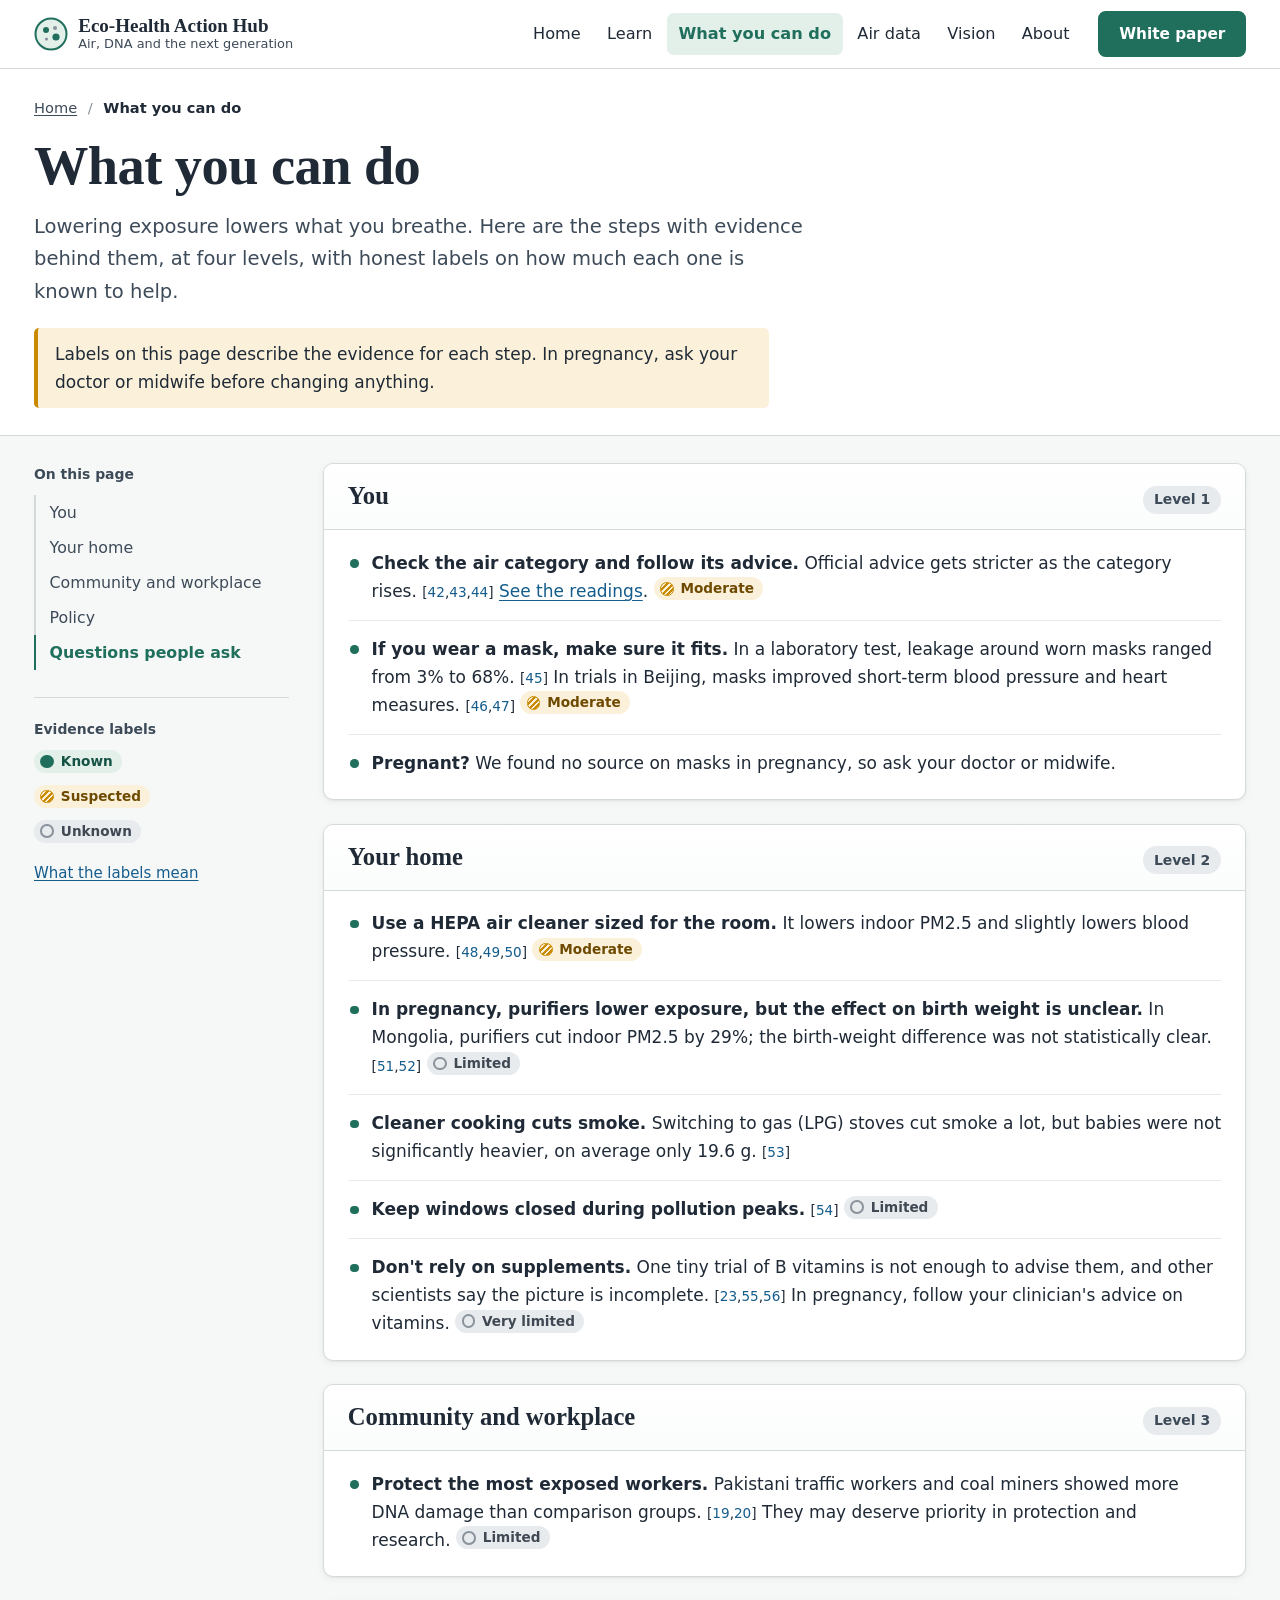
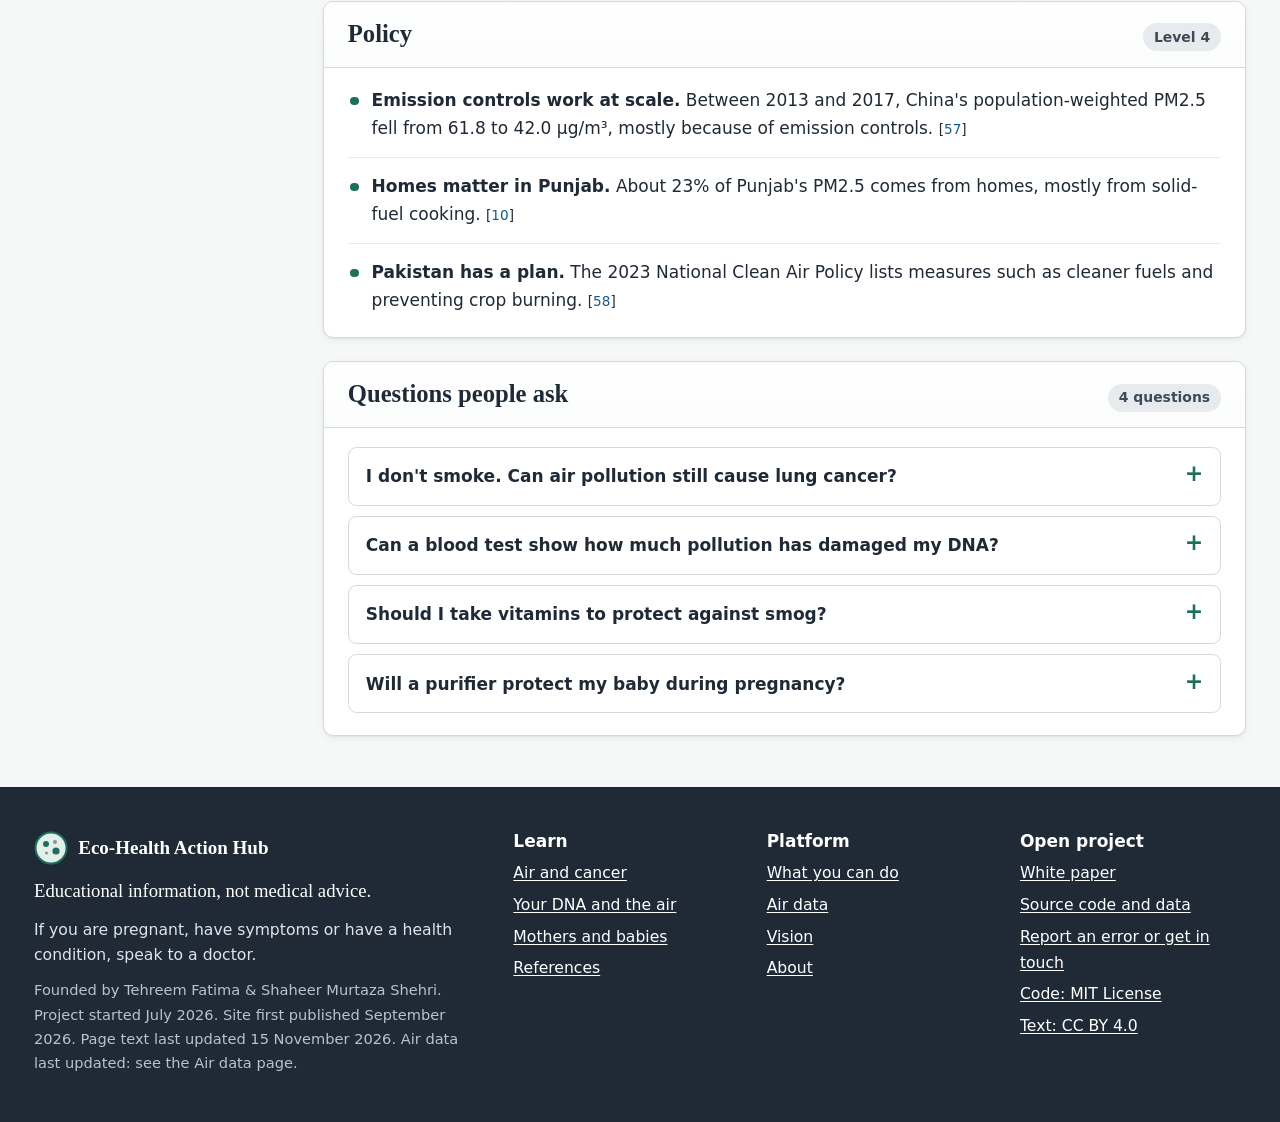
<file: action.html>
<!DOCTYPE html>
<html lang="en">
<head>
<meta charset="utf-8">
<meta name="viewport" content="width=device-width, initial-scale=1">
<title>What you can do | Eco-Health Action Hub</title>
<meta name="description" content="Evidence-labelled steps to lower PM2.5 exposure for individuals, households, workplaces and policy, with answers to common questions.">
<meta name="theme-color" content="#1f6f5c">
<link rel="stylesheet" href="assets/css/style.css">
</head>
<body>
<a class="skip" href="#main">Skip to content</a>
<header class="site-head"><div class="wrap bar">
  <a class="brand" href="index.html"><svg class="brand-mark" viewBox="0 0 34 34" aria-hidden="true"><circle cx="17" cy="17" r="15.5" fill="#e3efe9" stroke="#1f6f5c" stroke-width="2"/><circle cx="12" cy="13" r="3" fill="#1f6f5c"/><circle cx="21" cy="11" r="2" fill="#8a929c"/><circle cx="22" cy="20" r="3.6" fill="#1f6f5c"/><circle cx="12.5" cy="22" r="1.6" fill="#8a929c"/></svg><span class="brand-name">Eco-Health Action Hub<small>Air, DNA and the next generation</small></span></a>
  <nav class="nav" aria-label="Main"><ul><li><a href="index.html">Home</a></li><li><a href="cancer.html">Learn</a></li><li><a href="action.html" aria-current="page">What you can do</a></li><li><a href="air.html">Air data</a></li><li><a href="vision.html">Vision</a></li><li><a href="about.html">About</a></li></ul></nav>
  <a class="btn btn-solid btn-sm head-cta" href="https://github.com/ftehreem306-ctrl/eco-health-data/blob/main/whitepaper.md">White paper</a>
  <details class="nav-toggle"><summary aria-label="Open menu">Menu</summary><nav class="nav-panel" aria-label="Main"><ul><li><a href="index.html">Home</a></li><li><a href="cancer.html">Learn</a></li><li><a href="action.html" aria-current="page">What you can do</a></li><li><a href="air.html">Air data</a></li><li><a href="vision.html">Vision</a></li><li><a href="about.html">About</a></li><li><a href="https://github.com/ftehreem306-ctrl/eco-health-data/blob/main/whitepaper.md">White paper</a></li></ul></nav></details>
</div></header>
<main id="main">
<div class="page-head"><div class="wrap"><nav class="crumbs" aria-label="Breadcrumb"><a href="index.html">Home</a> <span aria-hidden="true">/</span> <span aria-current="page">What you can do</span></nav><h1>What you can do</h1><p class="lede">Lowering exposure lowers what you breathe. Here are the steps with evidence behind them, at four levels, with honest labels on how much each one is known to help.</p><p class="note">Labels on this page describe the evidence for each step. In pregnancy, ask your doctor or midwife before changing anything.</p></div></div><div class="wrap workspace">
<aside class="rail" aria-label="On this page"><div class="rail-inner"><p class="rail-title">On this page</p><ol class="toc"><li><a href="#you">You</a></li><li><a href="#home">Your home</a></li><li><a href="#community">Community and workplace</a></li><li><a href="#policy">Policy</a></li><li><a href="#faq">Questions people ask</a></li></ol><div class="rail-legend"><p class="rail-title">Evidence labels</p><ul><li><span class="ev ev-known">Known</span></li><li><span class="ev ev-suspected">Suspected</span></li><li><span class="ev ev-unknown">Unknown</span></li></ul><a href="about.html#evidence">What the labels mean</a></div></div></aside>
<div class="content"><section class="panel" id="you" aria-labelledby="you-h"><header class="panel-head"><h2 id="you-h">You</h2><span class="panel-meta">Level 1</span></header><div class="panel-body"><ul class="steps"><li><strong>Check the air category and follow its advice.</strong> Official advice gets stricter as the category rises. <span class="cite">[<a href="references.html#ref42" aria-label="Reference 42">42</a>,<a href="references.html#ref43" aria-label="Reference 43">43</a>,<a href="references.html#ref44" aria-label="Reference 44">44</a>]</span> <a href="air.html">See the readings</a>. <span class="ev ev-suspected">Moderate</span></li><li><strong>If you wear a mask, make sure it fits.</strong> In a laboratory test, leakage around worn masks ranged from 3% to 68%. <span class="cite">[<a href="references.html#ref45" aria-label="Reference 45">45</a>]</span> In trials in Beijing, masks improved short-term blood pressure and heart measures. <span class="cite">[<a href="references.html#ref46" aria-label="Reference 46">46</a>,<a href="references.html#ref47" aria-label="Reference 47">47</a>]</span> <span class="ev ev-suspected">Moderate</span></li><li><strong>Pregnant?</strong> We found no source on masks in pregnancy, so ask your doctor or midwife.</li></ul></div></section><section class="panel" id="home" aria-labelledby="home-h"><header class="panel-head"><h2 id="home-h">Your home</h2><span class="panel-meta">Level 2</span></header><div class="panel-body"><ul class="steps"><li><strong>Use a HEPA air cleaner sized for the room.</strong> It lowers indoor PM2.5 and slightly lowers blood pressure. <span class="cite">[<a href="references.html#ref48" aria-label="Reference 48">48</a>,<a href="references.html#ref49" aria-label="Reference 49">49</a>,<a href="references.html#ref50" aria-label="Reference 50">50</a>]</span> <span class="ev ev-suspected">Moderate</span></li><li><strong>In pregnancy, purifiers lower exposure, but the effect on birth weight is unclear.</strong> In Mongolia, purifiers cut indoor PM2.5 by 29%; the birth-weight difference was not statistically clear. <span class="cite">[<a href="references.html#ref51" aria-label="Reference 51">51</a>,<a href="references.html#ref52" aria-label="Reference 52">52</a>]</span> <span class="ev ev-unknown">Limited</span></li><li><strong>Cleaner cooking cuts smoke.</strong> Switching to gas (LPG) stoves cut smoke a lot, but babies were not significantly heavier, on average only 19.6 g. <span class="cite">[<a href="references.html#ref53" aria-label="Reference 53">53</a>]</span></li><li><strong>Keep windows closed during pollution peaks.</strong> <span class="cite">[<a href="references.html#ref54" aria-label="Reference 54">54</a>]</span> <span class="ev ev-unknown">Limited</span></li><li><strong>Don't rely on supplements.</strong> One tiny trial of B vitamins is not enough to advise them, and other scientists say the picture is incomplete. <span class="cite">[<a href="references.html#ref23" aria-label="Reference 23">23</a>,<a href="references.html#ref55" aria-label="Reference 55">55</a>,<a href="references.html#ref56" aria-label="Reference 56">56</a>]</span> In pregnancy, follow your clinician's advice on vitamins. <span class="ev ev-unknown">Very limited</span></li></ul></div></section><section class="panel" id="community" aria-labelledby="community-h"><header class="panel-head"><h2 id="community-h">Community and workplace</h2><span class="panel-meta">Level 3</span></header><div class="panel-body"><ul class="steps"><li><strong>Protect the most exposed workers.</strong> Pakistani traffic workers and coal miners showed more DNA damage than comparison groups. <span class="cite">[<a href="references.html#ref19" aria-label="Reference 19">19</a>,<a href="references.html#ref20" aria-label="Reference 20">20</a>]</span> They may deserve priority in protection and research. <span class="ev ev-unknown">Limited</span></li></ul></div></section><section class="panel" id="policy" aria-labelledby="policy-h"><header class="panel-head"><h2 id="policy-h">Policy</h2><span class="panel-meta">Level 4</span></header><div class="panel-body"><ul class="steps"><li><strong>Emission controls work at scale.</strong> Between 2013 and 2017, China's population-weighted PM2.5 fell from 61.8 to 42.0 µg/m³, mostly because of emission controls. <span class="cite">[<a href="references.html#ref57" aria-label="Reference 57">57</a>]</span></li><li><strong>Homes matter in Punjab.</strong> About 23% of Punjab's PM2.5 comes from homes, mostly from solid-fuel cooking. <span class="cite">[<a href="references.html#ref10" aria-label="Reference 10">10</a>]</span></li><li><strong>Pakistan has a plan.</strong> The 2023 National Clean Air Policy lists measures such as cleaner fuels and preventing crop burning. <span class="cite">[<a href="references.html#ref58" aria-label="Reference 58">58</a>]</span></li></ul></div></section><section class="panel" id="faq" aria-labelledby="faq-h"><header class="panel-head"><h2 id="faq-h">Questions people ask</h2><span class="panel-meta">4 questions</span></header><div class="panel-body"><details class="faq"><summary>I don't smoke. Can air pollution still cause lung cancer?</summary><div><p>Yes, the evidence points that way. Never-smokers were included in the lung-cancer meta-analysis, and IARC researchers link about 195,000 adenocarcinomas worldwide in 2022 to outdoor particle pollution. <span class="cite">[<a href="references.html#ref2" aria-label="Reference 2">2</a>,<a href="references.html#ref3" aria-label="Reference 3">3</a>]</span></p></div></details><details class="faq"><summary>Can a blood test show how much pollution has damaged my DNA?</summary><div><p>No. DNA-damage, telomere and methylation tests are research tools for comparing groups of people. We found no official source supporting their use for individuals, so this initiative does not offer or recommend them. <span class="cite">[<a href="references.html#ref59" aria-label="Reference 59">59</a>]</span></p></div></details><details class="faq"><summary>Should I take vitamins to protect against smog?</summary><div><p>There is not enough evidence to recommend this. A small B-vitamin experiment showed changes in laboratory measures only, and other scientists say the picture is incomplete. <span class="cite">[<a href="references.html#ref23" aria-label="Reference 23">23</a>,<a href="references.html#ref55" aria-label="Reference 55">55</a>]</span></p></div></details><details class="faq"><summary>Will a purifier protect my baby during pregnancy?</summary><div><p>It lowers what you breathe at home. In a trial, purifiers cut indoor PM2.5 by 29%, but a clear improvement in birth weight was not shown. <span class="cite">[<a href="references.html#ref51" aria-label="Reference 51">51</a>,<a href="references.html#ref52" aria-label="Reference 52">52</a>]</span></p></div></details></div></section></div>
</div>
</main>
<footer class="site-foot"><div class="wrap cols">
  <div><a class="brand brand-foot" href="index.html"><svg class="brand-mark" viewBox="0 0 34 34" aria-hidden="true"><circle cx="17" cy="17" r="15.5" fill="#e3efe9" stroke="#1f6f5c" stroke-width="2"/><circle cx="12" cy="13" r="3" fill="#1f6f5c"/><circle cx="21" cy="11" r="2" fill="#8a929c"/><circle cx="22" cy="20" r="3.6" fill="#1f6f5c"/><circle cx="12.5" cy="22" r="1.6" fill="#8a929c"/></svg><span class="brand-name">Eco-Health Action Hub</span></a>
  <p class="disclaimer">Educational information, not medical advice.</p>
  <p>If you are pregnant, have symptoms or have a health condition, speak to a doctor.</p>
  <p class="small-foot">Founded by Tehreem Fatima & Shaheer Murtaza Shehri. Project started July 2026. Site first published September 2026. Page text last updated 15 November 2026. Air data last updated: <span id="foot-updated">see the Air data page</span>.</p></div>
  <div><h2>Learn</h2><ul><li><a href="cancer.html">Air and cancer</a></li><li><a href="dna.html">Your DNA and the air</a></li><li><a href="mothers.html">Mothers and babies</a></li><li><a href="references.html">References</a></li></ul></div>
  <div><h2>Platform</h2><ul><li><a href="action.html">What you can do</a></li><li><a href="air.html">Air data</a></li><li><a href="vision.html">Vision</a></li><li><a href="about.html">About</a></li></ul></div>
  <div><h2>Open project</h2><ul><li><a href="https://github.com/ftehreem306-ctrl/eco-health-data/blob/main/whitepaper.md">White paper</a></li><li><a href="https://github.com/ftehreem306-ctrl/eco-health-data">Source code and data</a></li><li><a href="https://github.com/ftehreem306-ctrl/eco-health-data/issues">Report an error or get in touch</a></li><li><a href="https://github.com/ftehreem306-ctrl/eco-health-data/blob/main/LICENSE">Code: MIT License</a></li><li><a href="https://creativecommons.org/licenses/by/4.0/">Text: CC BY 4.0</a></li></ul></div>
</div></footer>
<script src="assets/js/air.js" defer></script>
<script src="assets/js/nav.js" defer></script>
</body>
</html>
</file>
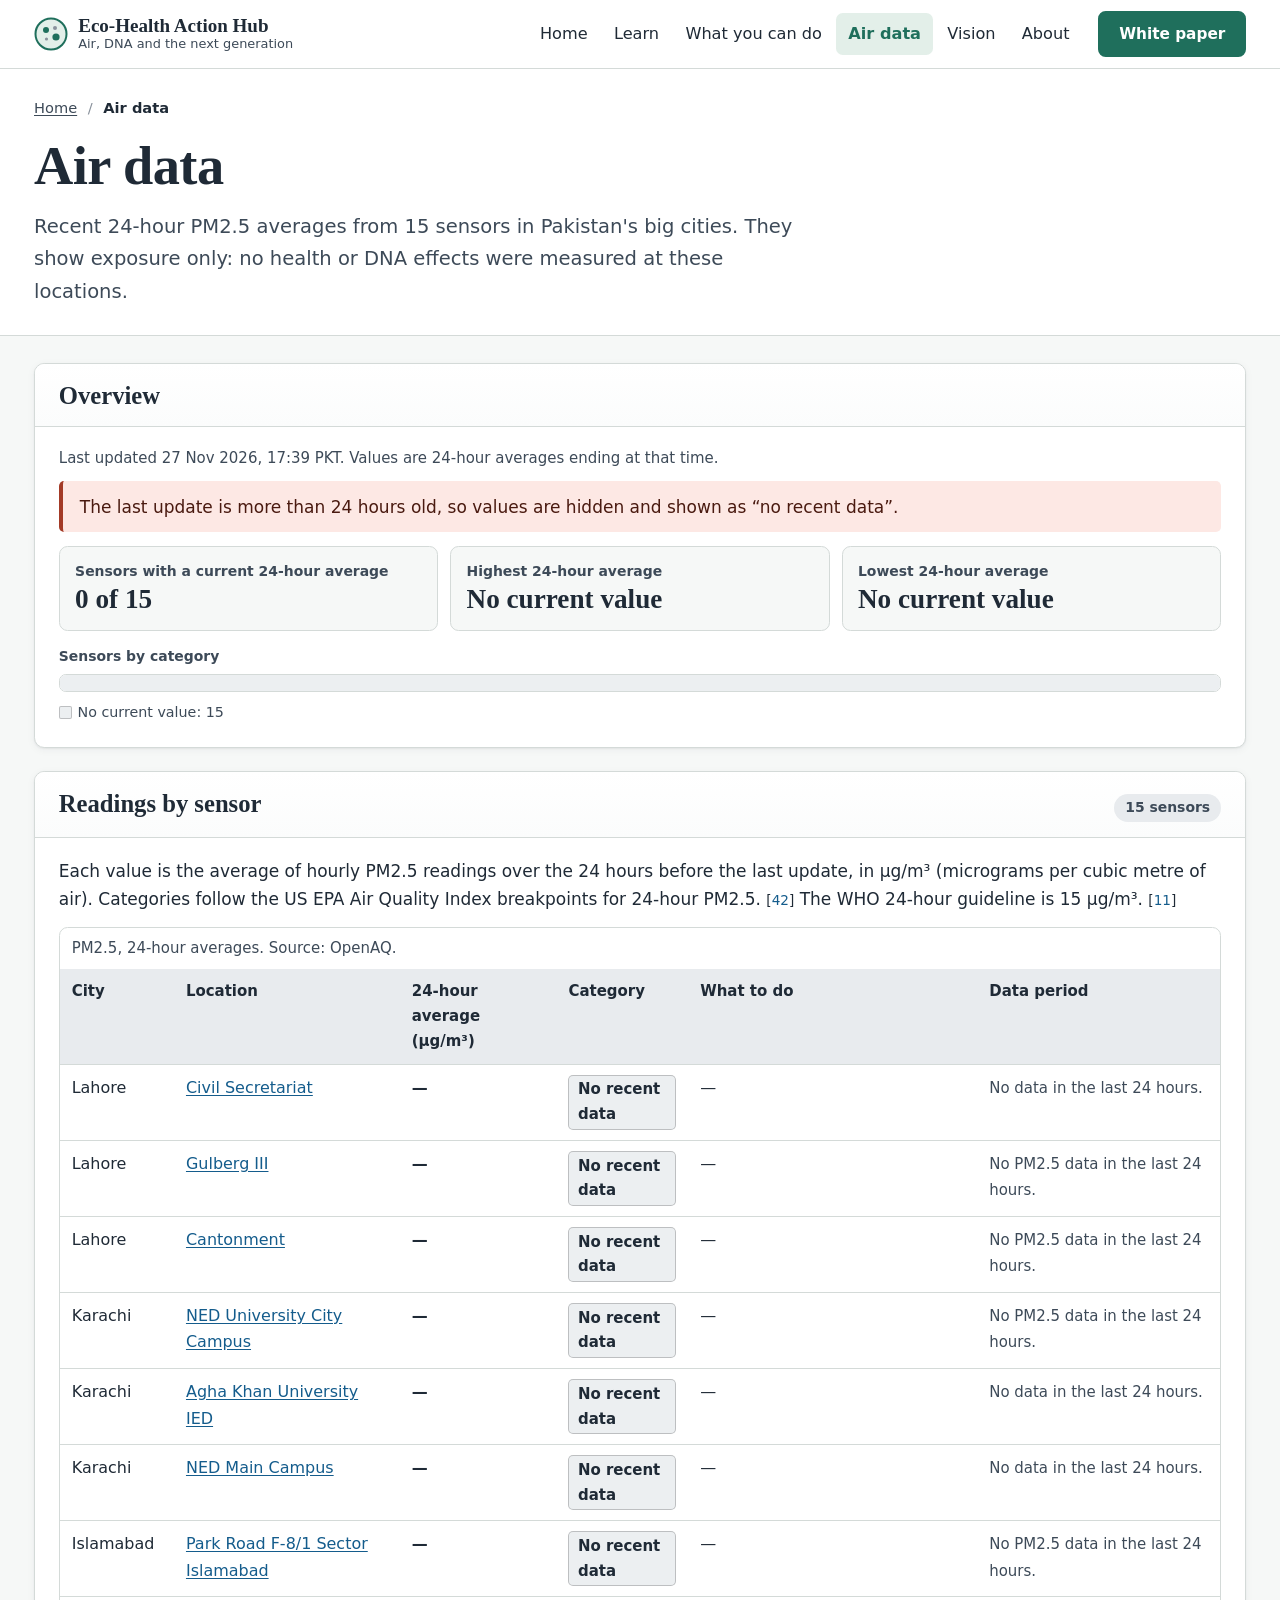
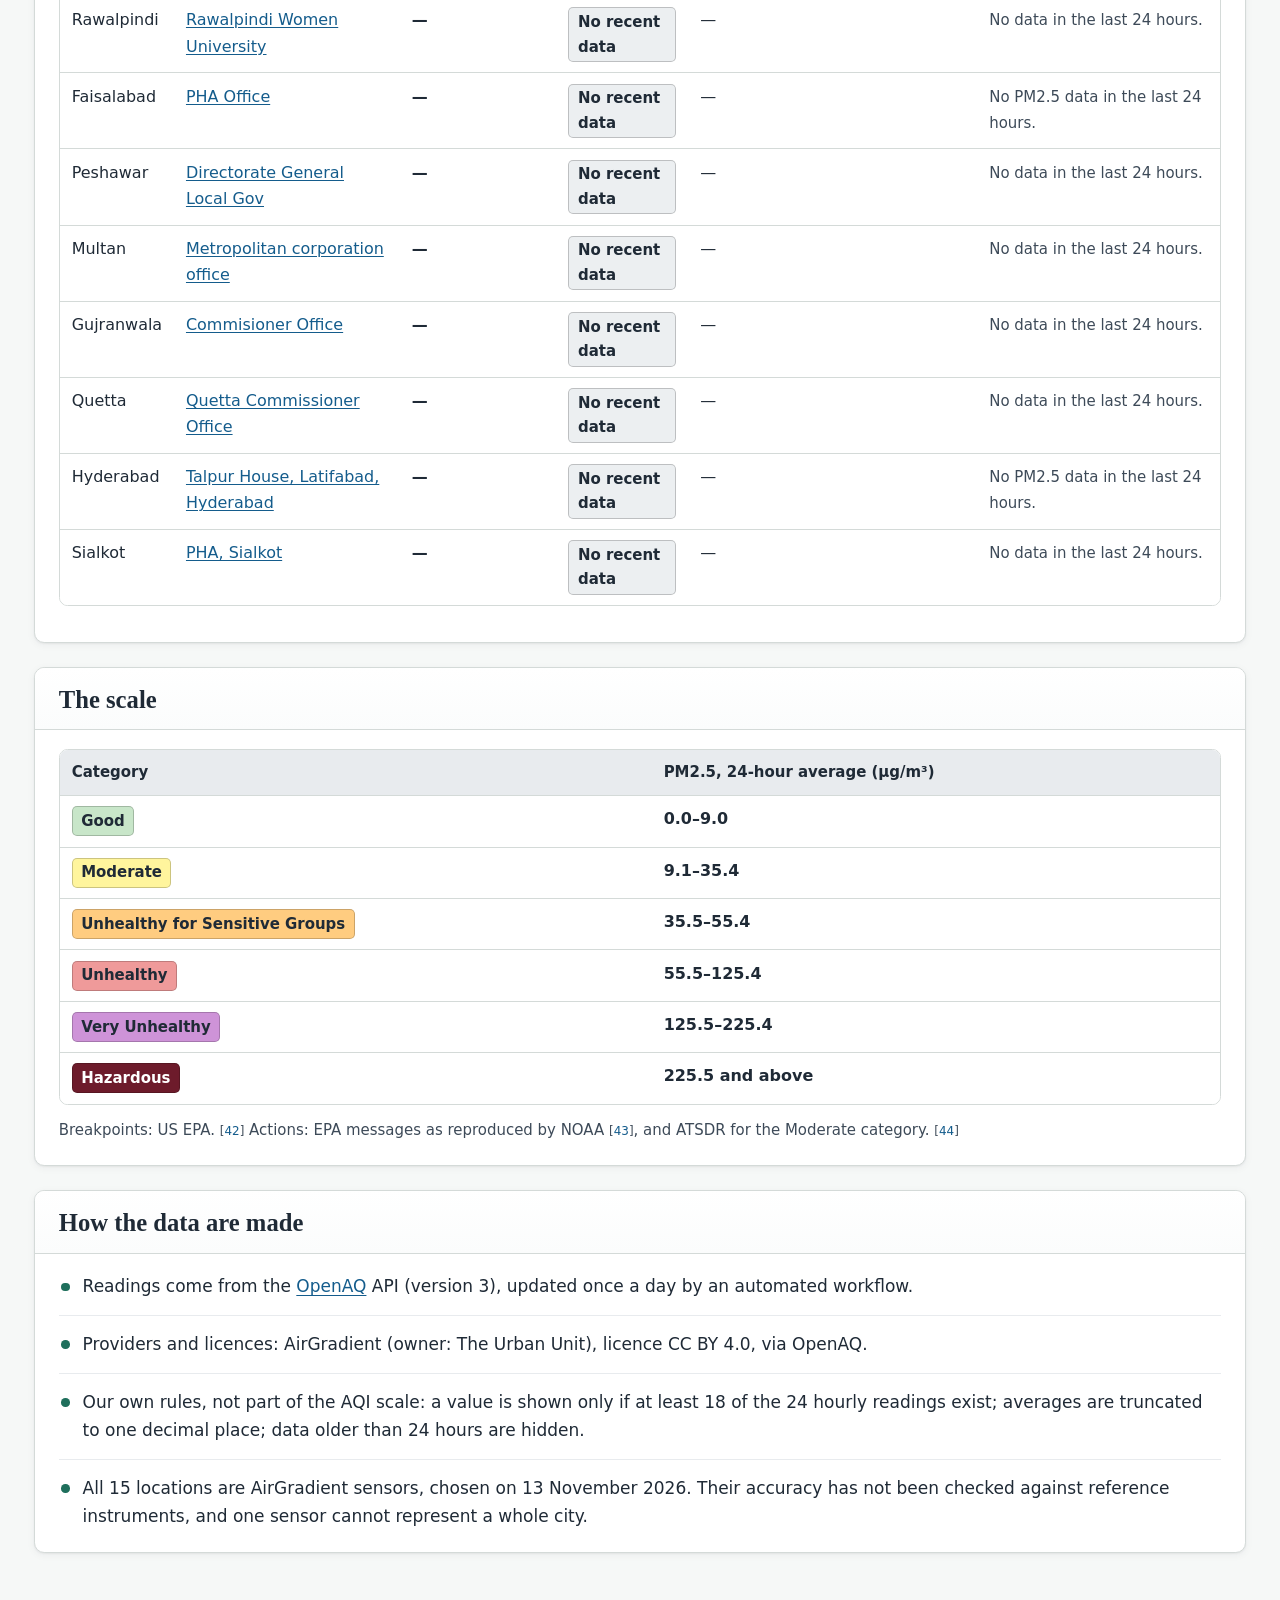
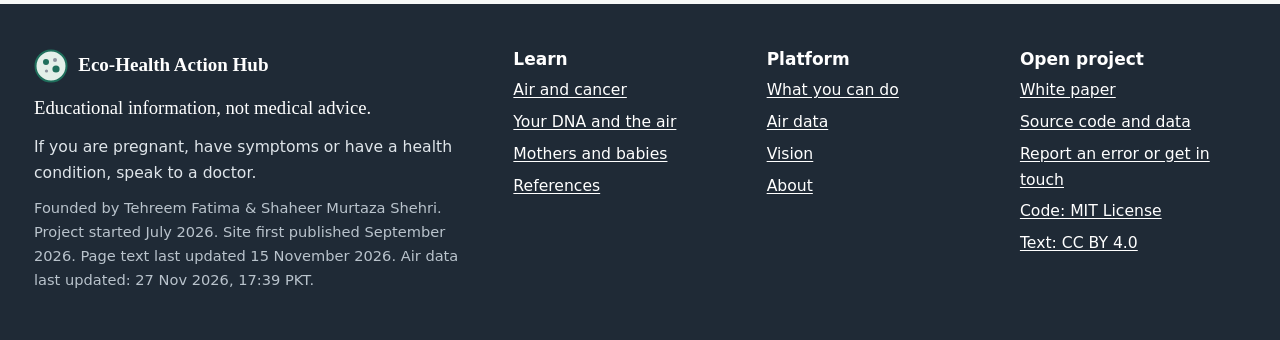
<file: air.html>
<!DOCTYPE html>
<html lang="en">
<head>
<meta charset="utf-8">
<meta name="viewport" content="width=device-width, initial-scale=1">
<title>Air data | Eco-Health Action Hub</title>
<meta name="description" content="Recent 24-hour PM2.5 averages from 15 sensors in Pakistan, with the scale and what each category means.">
<meta name="theme-color" content="#1f6f5c">
<link rel="stylesheet" href="assets/css/style.css">
</head>
<body>
<a class="skip" href="#main">Skip to content</a>
<header class="site-head"><div class="wrap bar">
  <a class="brand" href="index.html"><svg class="brand-mark" viewBox="0 0 34 34" aria-hidden="true"><circle cx="17" cy="17" r="15.5" fill="#e3efe9" stroke="#1f6f5c" stroke-width="2"/><circle cx="12" cy="13" r="3" fill="#1f6f5c"/><circle cx="21" cy="11" r="2" fill="#8a929c"/><circle cx="22" cy="20" r="3.6" fill="#1f6f5c"/><circle cx="12.5" cy="22" r="1.6" fill="#8a929c"/></svg><span class="brand-name">Eco-Health Action Hub<small>Air, DNA and the next generation</small></span></a>
  <nav class="nav" aria-label="Main"><ul><li><a href="index.html">Home</a></li><li><a href="cancer.html">Learn</a></li><li><a href="action.html">What you can do</a></li><li><a href="air.html" aria-current="page">Air data</a></li><li><a href="vision.html">Vision</a></li><li><a href="about.html">About</a></li></ul></nav>
  <a class="btn btn-solid btn-sm head-cta" href="https://github.com/ftehreem306-ctrl/eco-health-data/blob/main/whitepaper.md">White paper</a>
  <details class="nav-toggle"><summary aria-label="Open menu">Menu</summary><nav class="nav-panel" aria-label="Main"><ul><li><a href="index.html">Home</a></li><li><a href="cancer.html">Learn</a></li><li><a href="action.html">What you can do</a></li><li><a href="air.html" aria-current="page">Air data</a></li><li><a href="vision.html">Vision</a></li><li><a href="about.html">About</a></li><li><a href="https://github.com/ftehreem306-ctrl/eco-health-data/blob/main/whitepaper.md">White paper</a></li></ul></nav></details>
</div></header>
<main id="main">
<div class="page-head"><div class="wrap"><nav class="crumbs" aria-label="Breadcrumb"><a href="index.html">Home</a> <span aria-hidden="true">/</span> <span aria-current="page">Air data</span></nav><h1>Air data</h1><p class="lede">Recent 24-hour PM2.5 averages from 15 sensors in Pakistan's big cities. They show exposure only: no health or DNA effects were measured at these locations.</p></div></div><div class="wrap workspace workspace-wide">
<aside class="rail" aria-label="On this page"><div class="rail-inner"><p class="rail-title">On this page</p><ol class="toc"><li><a href="#overview">Overview</a></li><li><a href="#readings-sec">Readings by sensor</a></li><li><a href="#scale">The scale</a></li><li><a href="#method">How the data are made</a></li></ol></div></aside>
<div class="content"><section class="panel" id="overview" aria-labelledby="overview-h"><header class="panel-head"><h2 id="overview-h">Overview</h2></header><div class="panel-body"><p id="updated" class="small">Loading the latest readings…</p><div id="stale" class="alert" hidden></div><div class="kpis">
  <div class="kpi"><span class="kpi-label">Sensors with a current 24-hour average</span><strong id="kpi-reporting">–</strong></div>
  <div class="kpi"><span class="kpi-label">Highest 24-hour average</span><strong id="kpi-high">–</strong><span class="kpi-sub" id="kpi-high-where"></span></div>
  <div class="kpi"><span class="kpi-label">Lowest 24-hour average</span><strong id="kpi-low">–</strong><span class="kpi-sub" id="kpi-low-where"></span></div>
</div>
<div class="dist-wrap"><p class="kpi-label">Sensors by category</p><div class="dist" id="dist" role="img" aria-label="Loading"></div><ul class="dist-legend" id="dist-legend"></ul></div></div></section><section class="panel" id="readings-sec" aria-labelledby="readings-sec-h"><header class="panel-head"><h2 id="readings-sec-h">Readings by sensor</h2><span class="panel-meta">15 sensors</span></header><div class="panel-body"><p>Each value is the average of hourly PM2.5 readings over the 24 hours before the last update, in µg/m³ (micrograms per cubic metre of air). Categories follow the US EPA Air Quality Index breakpoints for 24-hour PM2.5. <span class="cite">[<a href="references.html#ref42" aria-label="Reference 42">42</a>]</span> The WHO 24-hour guideline is 15 µg/m³. <span class="cite">[<a href="references.html#ref11" aria-label="Reference 11">11</a>]</span></p>
<div class="table-scroll"><table id="readings">
  <caption class="small">PM2.5, 24-hour averages. Source: OpenAQ.</caption>
  <thead><tr><th scope="col">City</th><th scope="col">Location</th><th scope="col">24-hour average (µg/m³)</th><th scope="col">Category</th><th scope="col">What to do</th><th scope="col">Data period</th></tr></thead>
  <tbody id="rows"><tr><td colspan="6">Loading…</td></tr></tbody>
</table></div>
<noscript><p class="alert">This table needs JavaScript. The raw data are in <a href="data/pm25.json">data/pm25.json</a>.</p></noscript></div></section><section class="panel" id="scale" aria-labelledby="scale-h"><header class="panel-head"><h2 id="scale-h">The scale</h2></header><div class="panel-body"><div class="table-scroll"><table><thead><tr><th scope="col">Category</th><th scope="col">PM2.5, 24-hour average (µg/m³)</th></tr></thead><tbody>
<tr><td><span class="cat c-good">Good</span></td><td class="num">0.0–9.0</td></tr>
<tr><td><span class="cat c-moderate">Moderate</span></td><td class="num">9.1–35.4</td></tr>
<tr><td><span class="cat c-usg">Unhealthy for Sensitive Groups</span></td><td class="num">35.5–55.4</td></tr>
<tr><td><span class="cat c-unhealthy">Unhealthy</span></td><td class="num">55.5–125.4</td></tr>
<tr><td><span class="cat c-very_unhealthy">Very Unhealthy</span></td><td class="num">125.5–225.4</td></tr>
<tr><td><span class="cat c-hazardous">Hazardous</span></td><td class="num">225.5 and above</td></tr></tbody></table></div>
<p class="small">Breakpoints: US EPA. <span class="cite">[<a href="references.html#ref42" aria-label="Reference 42">42</a>]</span> Actions: EPA messages as reproduced by NOAA <span class="cite">[<a href="references.html#ref43" aria-label="Reference 43">43</a>]</span>, and ATSDR for the Moderate category. <span class="cite">[<a href="references.html#ref44" aria-label="Reference 44">44</a>]</span></p></div></section><section class="panel" id="method" aria-labelledby="method-h"><header class="panel-head"><h2 id="method-h">How the data are made</h2></header><div class="panel-body"><ul class="steps">
  <li>Readings come from the <a href="https://openaq.org">OpenAQ</a> API (version 3), updated once a day by an automated workflow.</li>
  <li>Providers and licences: <span id="providers">loading…</span></li>
  <li>Our own rules, not part of the AQI scale: a value is shown only if at least 18 of the 24 hourly readings exist; averages are truncated to one decimal place; data older than 24 hours are hidden.</li>
  <li>All 15 locations are AirGradient sensors, chosen on 13 November 2026. Their accuracy has not been checked against reference instruments, and one sensor cannot represent a whole city.</li>
</ul></div></section></div>
</div>
</main>
<footer class="site-foot"><div class="wrap cols">
  <div><a class="brand brand-foot" href="index.html"><svg class="brand-mark" viewBox="0 0 34 34" aria-hidden="true"><circle cx="17" cy="17" r="15.5" fill="#e3efe9" stroke="#1f6f5c" stroke-width="2"/><circle cx="12" cy="13" r="3" fill="#1f6f5c"/><circle cx="21" cy="11" r="2" fill="#8a929c"/><circle cx="22" cy="20" r="3.6" fill="#1f6f5c"/><circle cx="12.5" cy="22" r="1.6" fill="#8a929c"/></svg><span class="brand-name">Eco-Health Action Hub</span></a>
  <p class="disclaimer">Educational information, not medical advice.</p>
  <p>If you are pregnant, have symptoms or have a health condition, speak to a doctor.</p>
  <p class="small-foot">Founded by Tehreem Fatima & Shaheer Murtaza Shehri. Project started July 2026. Site first published September 2026. Page text last updated 15 November 2026. Air data last updated: <span id="foot-updated">see the Air data page</span>.</p></div>
  <div><h2>Learn</h2><ul><li><a href="cancer.html">Air and cancer</a></li><li><a href="dna.html">Your DNA and the air</a></li><li><a href="mothers.html">Mothers and babies</a></li><li><a href="references.html">References</a></li></ul></div>
  <div><h2>Platform</h2><ul><li><a href="action.html">What you can do</a></li><li><a href="air.html">Air data</a></li><li><a href="vision.html">Vision</a></li><li><a href="about.html">About</a></li></ul></div>
  <div><h2>Open project</h2><ul><li><a href="https://github.com/ftehreem306-ctrl/eco-health-data/blob/main/whitepaper.md">White paper</a></li><li><a href="https://github.com/ftehreem306-ctrl/eco-health-data">Source code and data</a></li><li><a href="https://github.com/ftehreem306-ctrl/eco-health-data/issues">Report an error or get in touch</a></li><li><a href="https://github.com/ftehreem306-ctrl/eco-health-data/blob/main/LICENSE">Code: MIT License</a></li><li><a href="https://creativecommons.org/licenses/by/4.0/">Text: CC BY 4.0</a></li></ul></div>
</div></footer>
<script src="assets/js/air.js" defer></script>
<script src="assets/js/nav.js" defer></script>
</body>
</html>
</file>
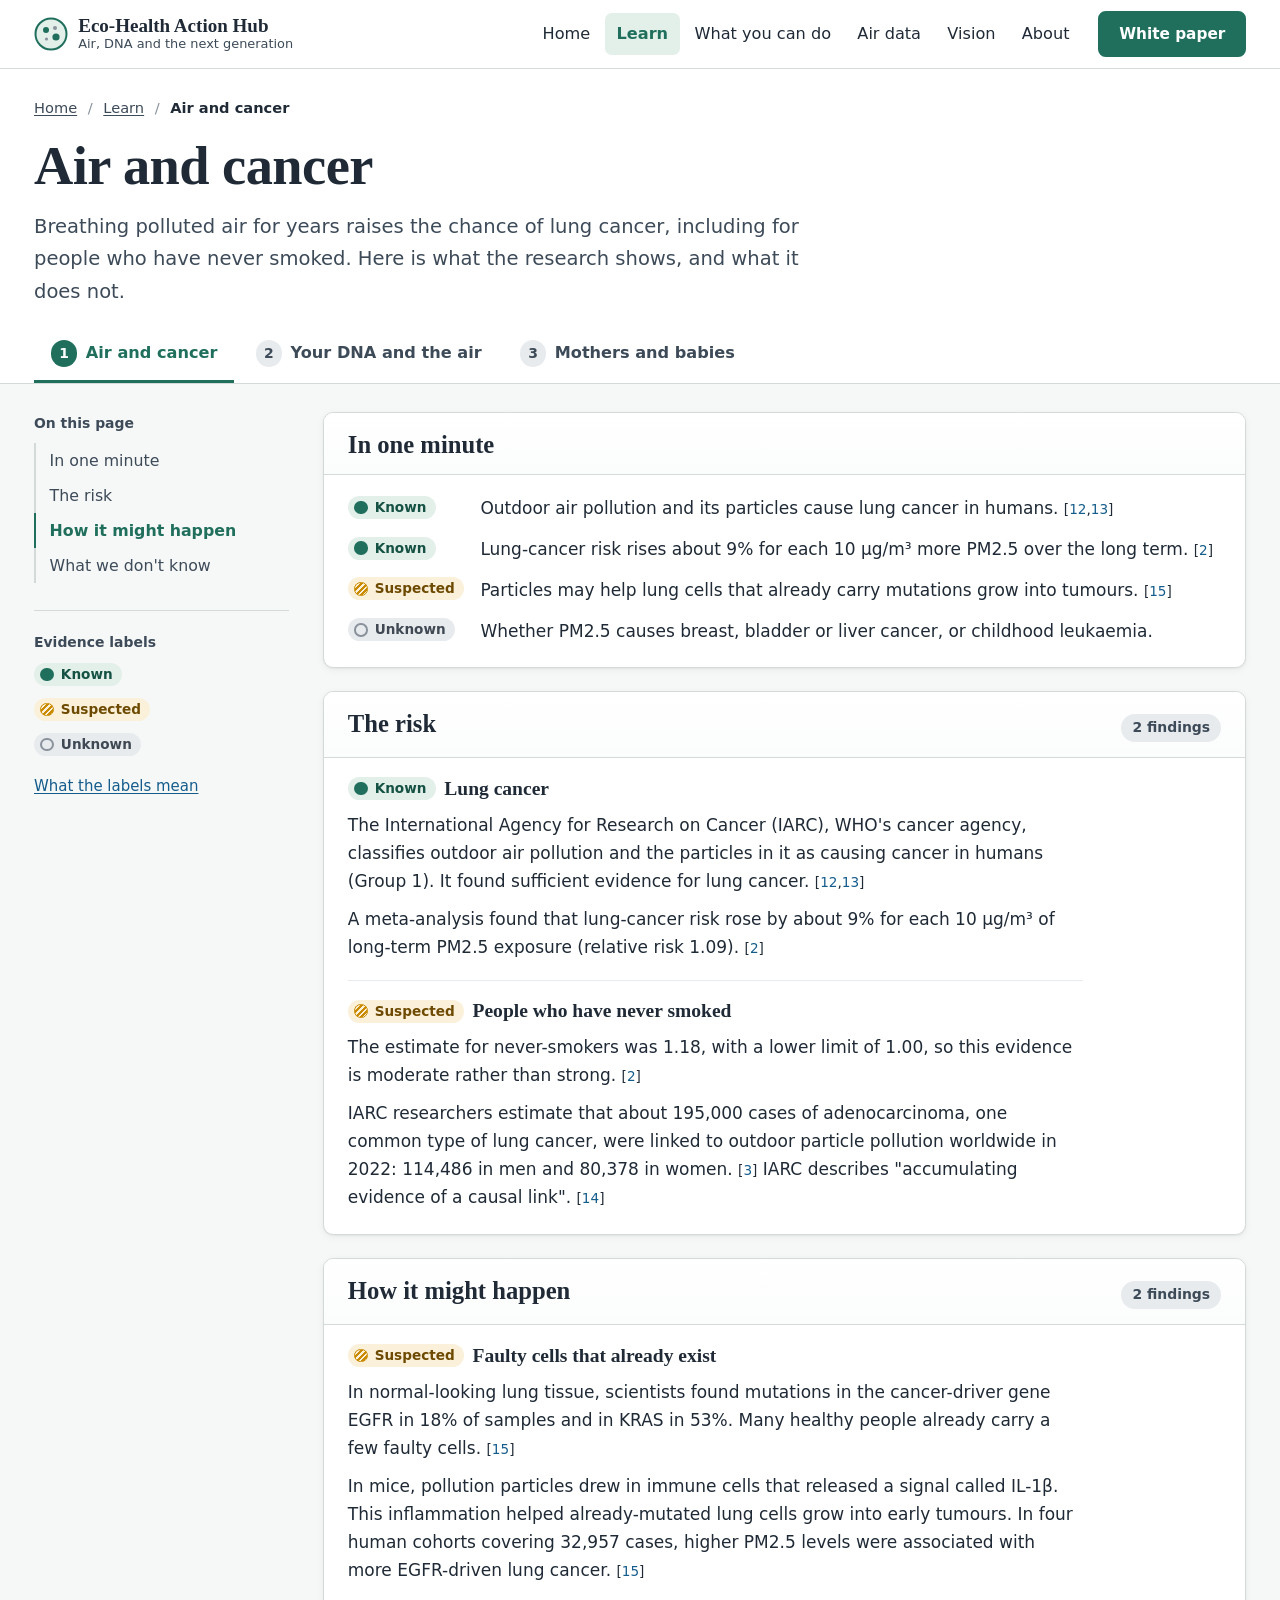
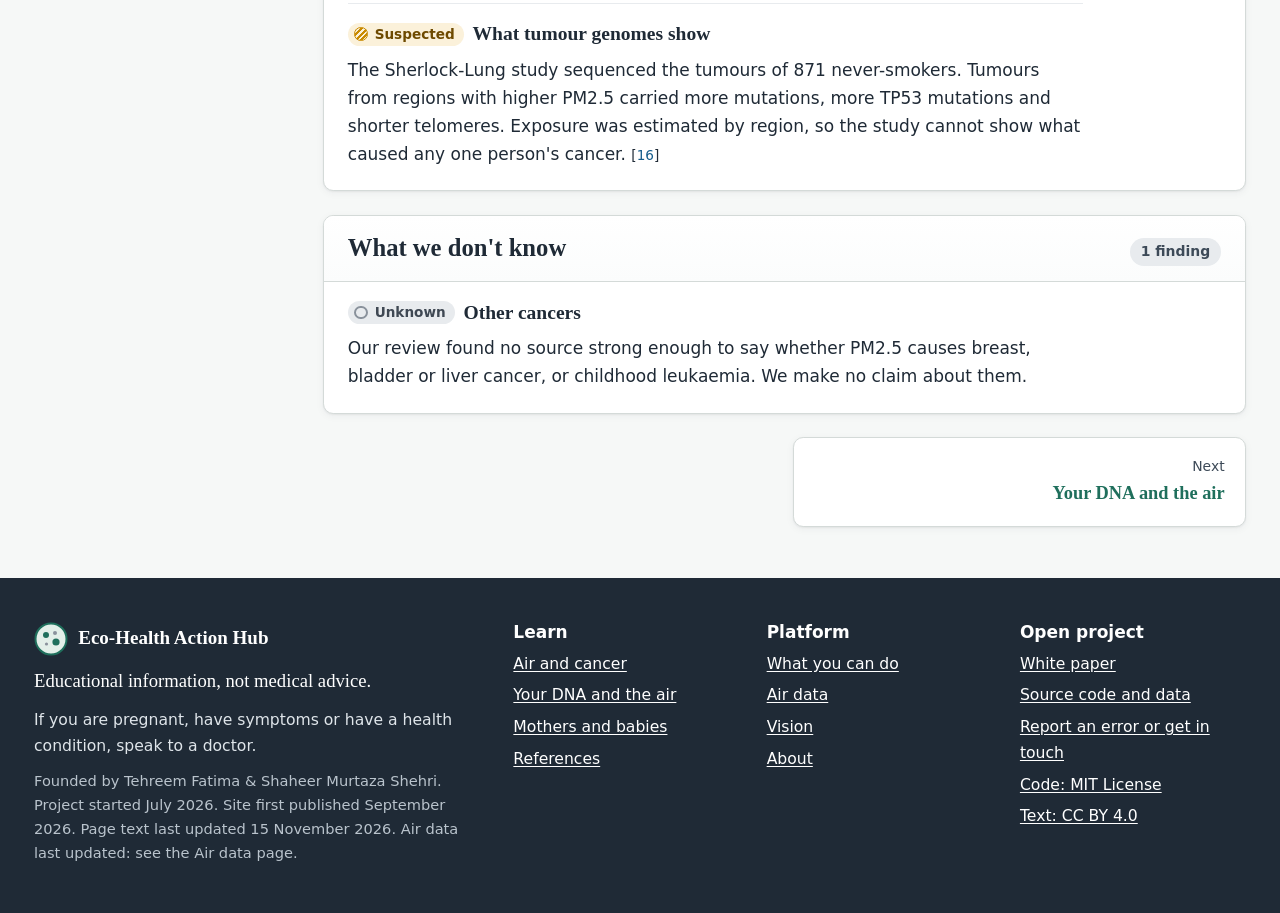
<file: cancer.html>
<!DOCTYPE html>
<html lang="en">
<head>
<meta charset="utf-8">
<meta name="viewport" content="width=device-width, initial-scale=1">
<title>Air and cancer | Eco-Health Action Hub</title>
<meta name="description" content="What research shows about PM2.5 air pollution and lung cancer, including in people who have never smoked.">
<meta name="theme-color" content="#1f6f5c">
<link rel="stylesheet" href="assets/css/style.css">
</head>
<body>
<a class="skip" href="#main">Skip to content</a>
<header class="site-head"><div class="wrap bar">
  <a class="brand" href="index.html"><svg class="brand-mark" viewBox="0 0 34 34" aria-hidden="true"><circle cx="17" cy="17" r="15.5" fill="#e3efe9" stroke="#1f6f5c" stroke-width="2"/><circle cx="12" cy="13" r="3" fill="#1f6f5c"/><circle cx="21" cy="11" r="2" fill="#8a929c"/><circle cx="22" cy="20" r="3.6" fill="#1f6f5c"/><circle cx="12.5" cy="22" r="1.6" fill="#8a929c"/></svg><span class="brand-name">Eco-Health Action Hub<small>Air, DNA and the next generation</small></span></a>
  <nav class="nav" aria-label="Main"><ul><li><a href="index.html">Home</a></li><li><a href="cancer.html" aria-current="page">Learn</a></li><li><a href="action.html">What you can do</a></li><li><a href="air.html">Air data</a></li><li><a href="vision.html">Vision</a></li><li><a href="about.html">About</a></li></ul></nav>
  <a class="btn btn-solid btn-sm head-cta" href="https://github.com/ftehreem306-ctrl/eco-health-data/blob/main/whitepaper.md">White paper</a>
  <details class="nav-toggle"><summary aria-label="Open menu">Menu</summary><nav class="nav-panel" aria-label="Main"><ul><li><a href="index.html">Home</a></li><li><a href="cancer.html" aria-current="page">Learn</a></li><li><a href="action.html">What you can do</a></li><li><a href="air.html">Air data</a></li><li><a href="vision.html">Vision</a></li><li><a href="about.html">About</a></li><li><a href="https://github.com/ftehreem306-ctrl/eco-health-data/blob/main/whitepaper.md">White paper</a></li></ul></nav></details>
</div></header>
<main id="main">
<div class="page-head"><div class="wrap"><nav class="crumbs" aria-label="Breadcrumb"><a href="index.html">Home</a> <span aria-hidden="true">/</span> <a href="cancer.html">Learn</a> <span aria-hidden="true">/</span> <span aria-current="page">Air and cancer</span></nav><h1>Air and cancer</h1><p class="lede">Breathing polluted air for years raises the chance of lung cancer, including for people who have never smoked. Here is what the research shows, and what it does not.</p><nav class="module-tabs" aria-label="Learning modules"><ol><li><a href="cancer.html" aria-current="page"><span class="step">1</span>Air and cancer</a></li><li><a href="dna.html"><span class="step">2</span>Your DNA and the air</a></li><li><a href="mothers.html"><span class="step">3</span>Mothers and babies</a></li></ol></nav></div></div><div class="wrap workspace">
<aside class="rail" aria-label="On this page"><div class="rail-inner"><p class="rail-title">On this page</p><ol class="toc"><li><a href="#summary">In one minute</a></li><li><a href="#risk">The risk</a></li><li><a href="#how">How it might happen</a></li><li><a href="#unknown">What we don't know</a></li></ol><div class="rail-legend"><p class="rail-title">Evidence labels</p><ul><li><span class="ev ev-known">Known</span></li><li><span class="ev ev-suspected">Suspected</span></li><li><span class="ev ev-unknown">Unknown</span></li></ul><a href="about.html#evidence">What the labels mean</a></div></div></aside>
<div class="content"><section class="panel" id="summary" aria-labelledby="summary-h"><header class="panel-head"><h2 id="summary-h">In one minute</h2></header><div class="panel-body"><div class="minute"><ul><li><span class="ev ev-known">Known</span><span>Outdoor air pollution and its particles cause lung cancer in humans. <span class="cite">[<a href="references.html#ref12" aria-label="Reference 12">12</a>,<a href="references.html#ref13" aria-label="Reference 13">13</a>]</span></span></li><li><span class="ev ev-known">Known</span><span>Lung-cancer risk rises about 9% for each 10 µg/m³ more PM2.5 over the long term. <span class="cite">[<a href="references.html#ref2" aria-label="Reference 2">2</a>]</span></span></li><li><span class="ev ev-suspected">Suspected</span><span>Particles may help lung cells that already carry mutations grow into tumours. <span class="cite">[<a href="references.html#ref15" aria-label="Reference 15">15</a>]</span></span></li><li><span class="ev ev-unknown">Unknown</span><span>Whether PM2.5 causes breast, bladder or liver cancer, or childhood leukaemia.</span></li></ul></div></div></section><section class="panel" id="risk" aria-labelledby="risk-h"><header class="panel-head"><h2 id="risk-h">The risk</h2><span class="panel-meta">2 findings</span></header><div class="panel-body"><article class="finding"><h3><span class="ev ev-known">Known</span> <span>Lung cancer</span></h3><p>The International Agency for Research on Cancer (IARC), WHO's cancer agency, classifies outdoor air pollution and the particles in it as causing cancer in humans (Group 1). It found sufficient evidence for lung cancer. <span class="cite">[<a href="references.html#ref12" aria-label="Reference 12">12</a>,<a href="references.html#ref13" aria-label="Reference 13">13</a>]</span></p><p>A meta-analysis found that lung-cancer risk rose by about 9% for each 10 µg/m³ of long-term PM2.5 exposure (relative risk 1.09). <span class="cite">[<a href="references.html#ref2" aria-label="Reference 2">2</a>]</span></p></article><article class="finding"><h3><span class="ev ev-suspected">Suspected</span> <span>People who have never smoked</span></h3><p>The estimate for never-smokers was 1.18, with a lower limit of 1.00, so this evidence is moderate rather than strong. <span class="cite">[<a href="references.html#ref2" aria-label="Reference 2">2</a>]</span></p><p>IARC researchers estimate that about 195,000 cases of adenocarcinoma, one common type of lung cancer, were linked to outdoor particle pollution worldwide in 2022: 114,486 in men and 80,378 in women. <span class="cite">[<a href="references.html#ref3" aria-label="Reference 3">3</a>]</span> IARC describes "accumulating evidence of a causal link". <span class="cite">[<a href="references.html#ref14" aria-label="Reference 14">14</a>]</span></p></article></div></section><section class="panel" id="how" aria-labelledby="how-h"><header class="panel-head"><h2 id="how-h">How it might happen</h2><span class="panel-meta">2 findings</span></header><div class="panel-body"><article class="finding"><h3><span class="ev ev-suspected">Suspected</span> <span>Faulty cells that already exist</span></h3><p>In normal-looking lung tissue, scientists found mutations in the cancer-driver gene EGFR in 18% of samples and in KRAS in 53%. Many healthy people already carry a few faulty cells. <span class="cite">[<a href="references.html#ref15" aria-label="Reference 15">15</a>]</span></p><p>In mice, pollution particles drew in immune cells that released a signal called IL-1β. This inflammation helped already-mutated lung cells grow into early tumours. In four human cohorts covering 32,957 cases, higher PM2.5 levels were associated with more EGFR-driven lung cancer. <span class="cite">[<a href="references.html#ref15" aria-label="Reference 15">15</a>]</span></p></article><article class="finding"><h3><span class="ev ev-suspected">Suspected</span> <span>What tumour genomes show</span></h3><p>The Sherlock-Lung study sequenced the tumours of 871 never-smokers. Tumours from regions with higher PM2.5 carried more mutations, more TP53 mutations and shorter telomeres. Exposure was estimated by region, so the study cannot show what caused any one person's cancer. <span class="cite">[<a href="references.html#ref16" aria-label="Reference 16">16</a>]</span></p></article></div></section><section class="panel" id="unknown" aria-labelledby="unknown-h"><header class="panel-head"><h2 id="unknown-h">What we don't know</h2><span class="panel-meta">1 finding</span></header><div class="panel-body"><article class="finding"><h3><span class="ev ev-unknown">Unknown</span> <span>Other cancers</span></h3><p>Our review found no source strong enough to say whether PM2.5 causes breast, bladder or liver cancer, or childhood leukaemia. We make no claim about them.</p></article></div></section><nav class="pager" aria-label="Continue"><span></span><a class="pager-next" href="dna.html"><small>Next</small>Your DNA and the air</a></nav></div>
</div>
</main>
<footer class="site-foot"><div class="wrap cols">
  <div><a class="brand brand-foot" href="index.html"><svg class="brand-mark" viewBox="0 0 34 34" aria-hidden="true"><circle cx="17" cy="17" r="15.5" fill="#e3efe9" stroke="#1f6f5c" stroke-width="2"/><circle cx="12" cy="13" r="3" fill="#1f6f5c"/><circle cx="21" cy="11" r="2" fill="#8a929c"/><circle cx="22" cy="20" r="3.6" fill="#1f6f5c"/><circle cx="12.5" cy="22" r="1.6" fill="#8a929c"/></svg><span class="brand-name">Eco-Health Action Hub</span></a>
  <p class="disclaimer">Educational information, not medical advice.</p>
  <p>If you are pregnant, have symptoms or have a health condition, speak to a doctor.</p>
  <p class="small-foot">Founded by Tehreem Fatima & Shaheer Murtaza Shehri. Project started July 2026. Site first published September 2026. Page text last updated 15 November 2026. Air data last updated: <span id="foot-updated">see the Air data page</span>.</p></div>
  <div><h2>Learn</h2><ul><li><a href="cancer.html">Air and cancer</a></li><li><a href="dna.html">Your DNA and the air</a></li><li><a href="mothers.html">Mothers and babies</a></li><li><a href="references.html">References</a></li></ul></div>
  <div><h2>Platform</h2><ul><li><a href="action.html">What you can do</a></li><li><a href="air.html">Air data</a></li><li><a href="vision.html">Vision</a></li><li><a href="about.html">About</a></li></ul></div>
  <div><h2>Open project</h2><ul><li><a href="https://github.com/ftehreem306-ctrl/eco-health-data/blob/main/whitepaper.md">White paper</a></li><li><a href="https://github.com/ftehreem306-ctrl/eco-health-data">Source code and data</a></li><li><a href="https://github.com/ftehreem306-ctrl/eco-health-data/issues">Report an error or get in touch</a></li><li><a href="https://github.com/ftehreem306-ctrl/eco-health-data/blob/main/LICENSE">Code: MIT License</a></li><li><a href="https://creativecommons.org/licenses/by/4.0/">Text: CC BY 4.0</a></li></ul></div>
</div></footer>
<script src="assets/js/air.js" defer></script>
<script src="assets/js/nav.js" defer></script>
</body>
</html>
</file>
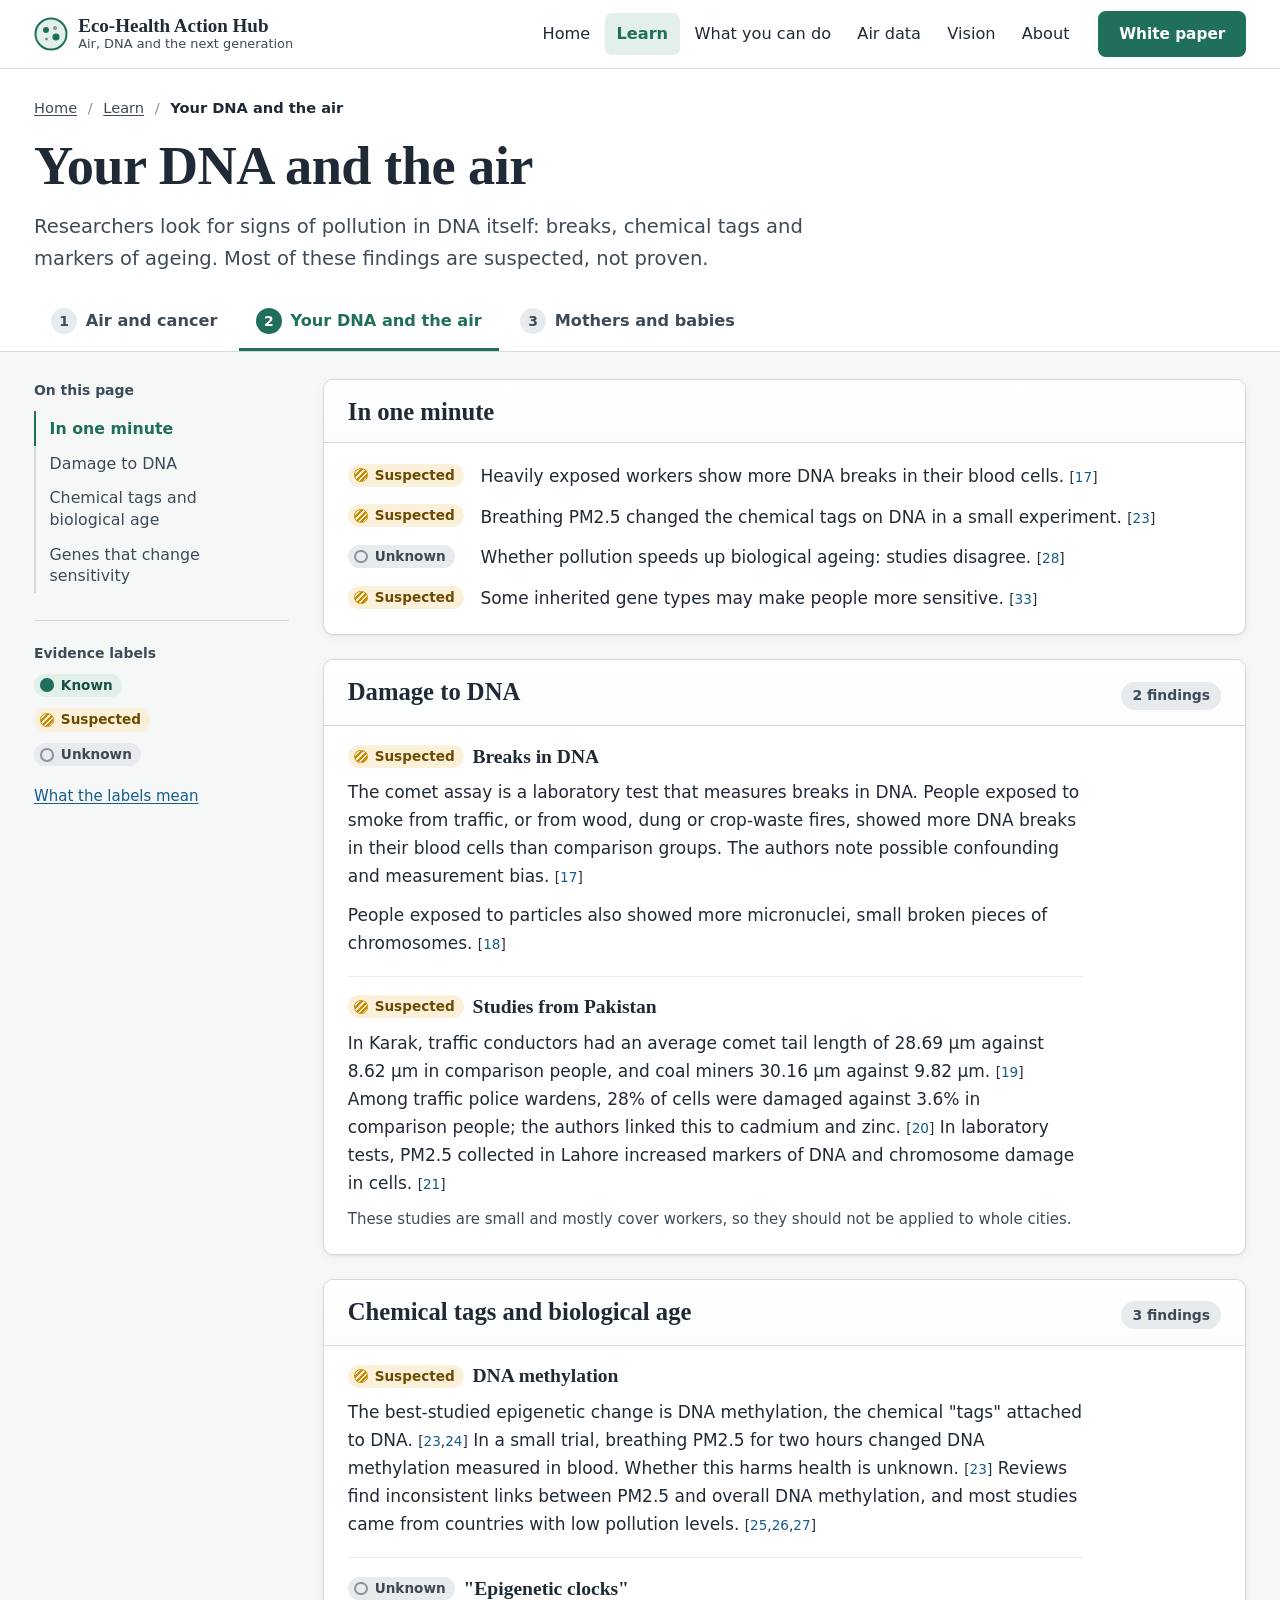
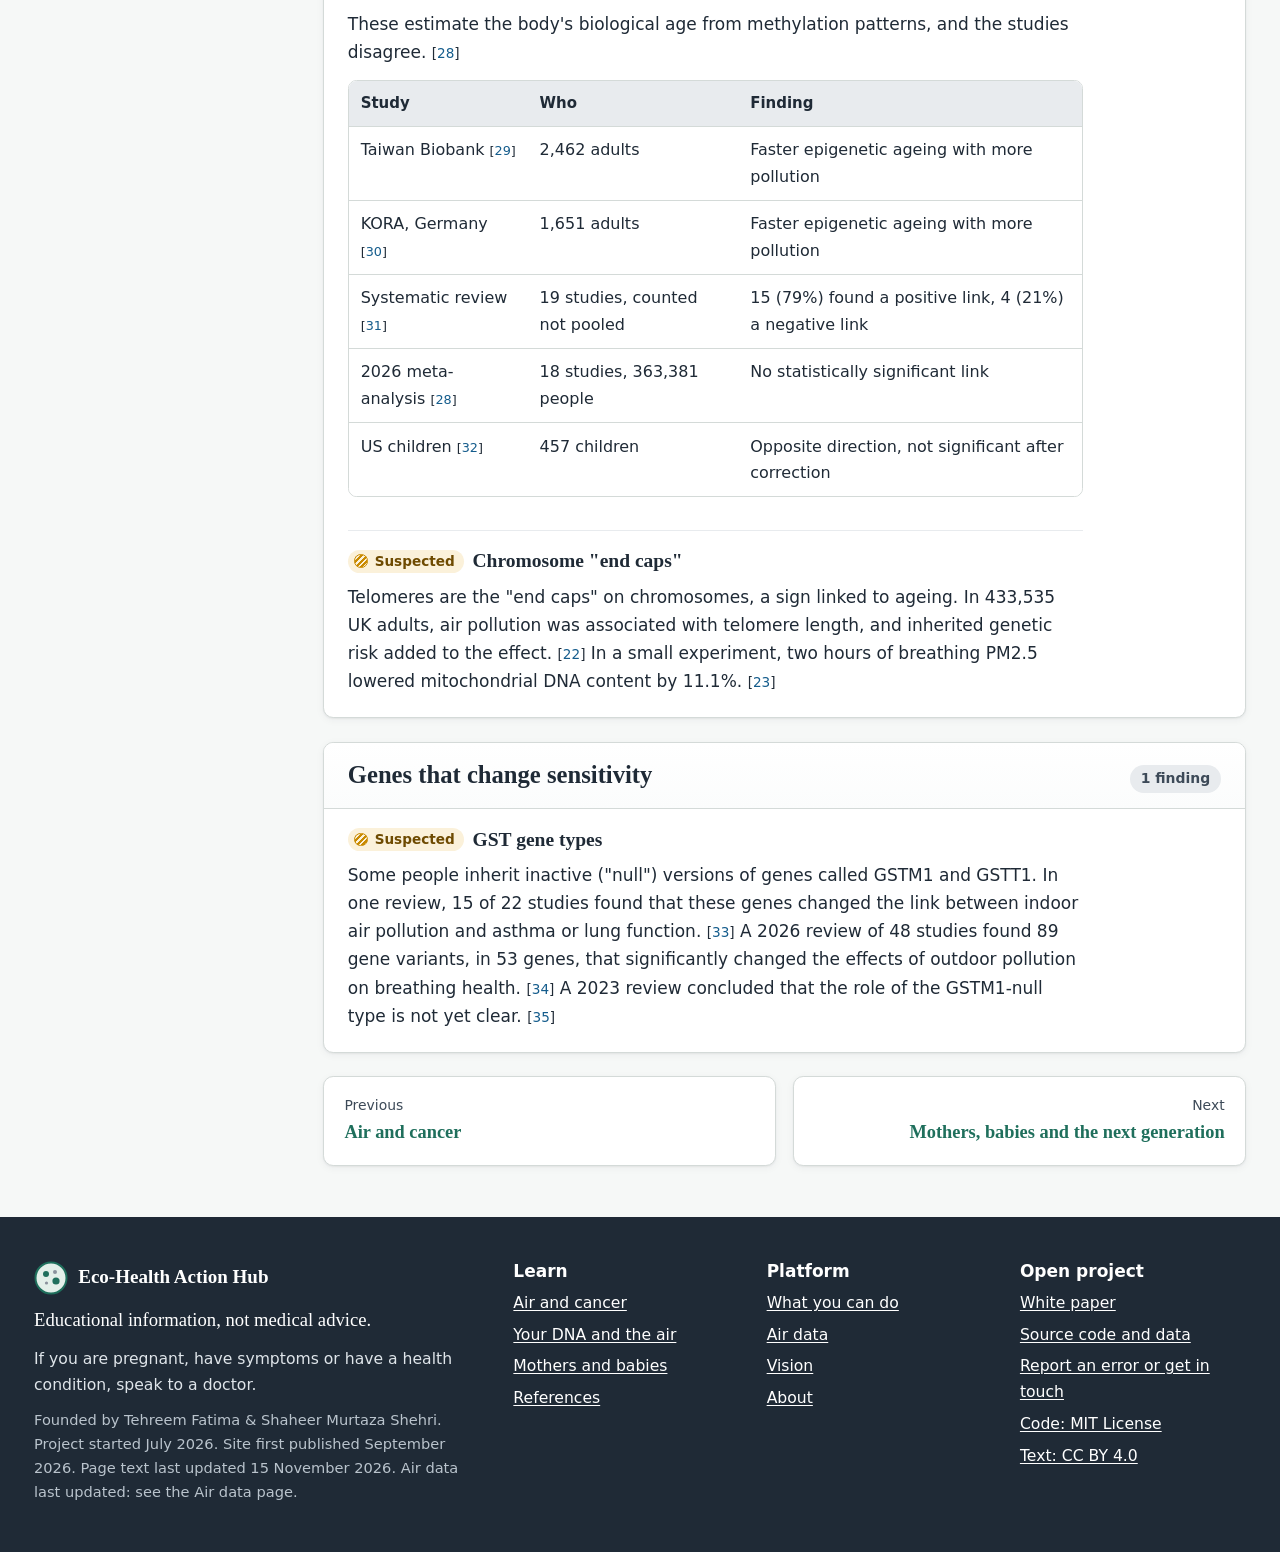
<file: dna.html>
<!DOCTYPE html>
<html lang="en">
<head>
<meta charset="utf-8">
<meta name="viewport" content="width=device-width, initial-scale=1">
<title>Your DNA and the air | Eco-Health Action Hub</title>
<meta name="description" content="DNA damage, DNA methylation, biological age and gene–environment findings on PM2.5, labelled by strength of evidence.">
<meta name="theme-color" content="#1f6f5c">
<link rel="stylesheet" href="assets/css/style.css">
</head>
<body>
<a class="skip" href="#main">Skip to content</a>
<header class="site-head"><div class="wrap bar">
  <a class="brand" href="index.html"><svg class="brand-mark" viewBox="0 0 34 34" aria-hidden="true"><circle cx="17" cy="17" r="15.5" fill="#e3efe9" stroke="#1f6f5c" stroke-width="2"/><circle cx="12" cy="13" r="3" fill="#1f6f5c"/><circle cx="21" cy="11" r="2" fill="#8a929c"/><circle cx="22" cy="20" r="3.6" fill="#1f6f5c"/><circle cx="12.5" cy="22" r="1.6" fill="#8a929c"/></svg><span class="brand-name">Eco-Health Action Hub<small>Air, DNA and the next generation</small></span></a>
  <nav class="nav" aria-label="Main"><ul><li><a href="index.html">Home</a></li><li><a href="cancer.html" aria-current="page">Learn</a></li><li><a href="action.html">What you can do</a></li><li><a href="air.html">Air data</a></li><li><a href="vision.html">Vision</a></li><li><a href="about.html">About</a></li></ul></nav>
  <a class="btn btn-solid btn-sm head-cta" href="https://github.com/ftehreem306-ctrl/eco-health-data/blob/main/whitepaper.md">White paper</a>
  <details class="nav-toggle"><summary aria-label="Open menu">Menu</summary><nav class="nav-panel" aria-label="Main"><ul><li><a href="index.html">Home</a></li><li><a href="cancer.html" aria-current="page">Learn</a></li><li><a href="action.html">What you can do</a></li><li><a href="air.html">Air data</a></li><li><a href="vision.html">Vision</a></li><li><a href="about.html">About</a></li><li><a href="https://github.com/ftehreem306-ctrl/eco-health-data/blob/main/whitepaper.md">White paper</a></li></ul></nav></details>
</div></header>
<main id="main">
<div class="page-head"><div class="wrap"><nav class="crumbs" aria-label="Breadcrumb"><a href="index.html">Home</a> <span aria-hidden="true">/</span> <a href="cancer.html">Learn</a> <span aria-hidden="true">/</span> <span aria-current="page">Your DNA and the air</span></nav><h1>Your DNA and the air</h1><p class="lede">Researchers look for signs of pollution in DNA itself: breaks, chemical tags and markers of ageing. Most of these findings are suspected, not proven.</p><nav class="module-tabs" aria-label="Learning modules"><ol><li><a href="cancer.html"><span class="step">1</span>Air and cancer</a></li><li><a href="dna.html" aria-current="page"><span class="step">2</span>Your DNA and the air</a></li><li><a href="mothers.html"><span class="step">3</span>Mothers and babies</a></li></ol></nav></div></div><div class="wrap workspace">
<aside class="rail" aria-label="On this page"><div class="rail-inner"><p class="rail-title">On this page</p><ol class="toc"><li><a href="#summary">In one minute</a></li><li><a href="#damage">Damage to DNA</a></li><li><a href="#tags">Chemical tags and biological age</a></li><li><a href="#genes">Genes that change sensitivity</a></li></ol><div class="rail-legend"><p class="rail-title">Evidence labels</p><ul><li><span class="ev ev-known">Known</span></li><li><span class="ev ev-suspected">Suspected</span></li><li><span class="ev ev-unknown">Unknown</span></li></ul><a href="about.html#evidence">What the labels mean</a></div></div></aside>
<div class="content"><section class="panel" id="summary" aria-labelledby="summary-h"><header class="panel-head"><h2 id="summary-h">In one minute</h2></header><div class="panel-body"><div class="minute"><ul><li><span class="ev ev-suspected">Suspected</span><span>Heavily exposed workers show more DNA breaks in their blood cells. <span class="cite">[<a href="references.html#ref17" aria-label="Reference 17">17</a>]</span></span></li><li><span class="ev ev-suspected">Suspected</span><span>Breathing PM2.5 changed the chemical tags on DNA in a small experiment. <span class="cite">[<a href="references.html#ref23" aria-label="Reference 23">23</a>]</span></span></li><li><span class="ev ev-unknown">Unknown</span><span>Whether pollution speeds up biological ageing: studies disagree. <span class="cite">[<a href="references.html#ref28" aria-label="Reference 28">28</a>]</span></span></li><li><span class="ev ev-suspected">Suspected</span><span>Some inherited gene types may make people more sensitive. <span class="cite">[<a href="references.html#ref33" aria-label="Reference 33">33</a>]</span></span></li></ul></div></div></section><section class="panel" id="damage" aria-labelledby="damage-h"><header class="panel-head"><h2 id="damage-h">Damage to DNA</h2><span class="panel-meta">2 findings</span></header><div class="panel-body"><article class="finding"><h3><span class="ev ev-suspected">Suspected</span> <span>Breaks in DNA</span></h3><p>The comet assay is a laboratory test that measures breaks in DNA. People exposed to smoke from traffic, or from wood, dung or crop-waste fires, showed more DNA breaks in their blood cells than comparison groups. The authors note possible confounding and measurement bias. <span class="cite">[<a href="references.html#ref17" aria-label="Reference 17">17</a>]</span></p><p>People exposed to particles also showed more micronuclei, small broken pieces of chromosomes. <span class="cite">[<a href="references.html#ref18" aria-label="Reference 18">18</a>]</span></p></article><article class="finding"><h3><span class="ev ev-suspected">Suspected</span> <span>Studies from Pakistan</span></h3><p>In Karak, traffic conductors had an average comet tail length of 28.69 µm against 8.62 µm in comparison people, and coal miners 30.16 µm against 9.82 µm. <span class="cite">[<a href="references.html#ref19" aria-label="Reference 19">19</a>]</span> Among traffic police wardens, 28% of cells were damaged against 3.6% in comparison people; the authors linked this to cadmium and zinc. <span class="cite">[<a href="references.html#ref20" aria-label="Reference 20">20</a>]</span> In laboratory tests, PM2.5 collected in Lahore increased markers of DNA and chromosome damage in cells. <span class="cite">[<a href="references.html#ref21" aria-label="Reference 21">21</a>]</span></p><p class="small">These studies are small and mostly cover workers, so they should not be applied to whole cities.</p></article></div></section><section class="panel" id="tags" aria-labelledby="tags-h"><header class="panel-head"><h2 id="tags-h">Chemical tags and biological age</h2><span class="panel-meta">3 findings</span></header><div class="panel-body"><article class="finding"><h3><span class="ev ev-suspected">Suspected</span> <span>DNA methylation</span></h3><p>The best-studied epigenetic change is DNA methylation, the chemical "tags" attached to DNA. <span class="cite">[<a href="references.html#ref23" aria-label="Reference 23">23</a>,<a href="references.html#ref24" aria-label="Reference 24">24</a>]</span> In a small trial, breathing PM2.5 for two hours changed DNA methylation measured in blood. Whether this harms health is unknown. <span class="cite">[<a href="references.html#ref23" aria-label="Reference 23">23</a>]</span> Reviews find inconsistent links between PM2.5 and overall DNA methylation, and most studies came from countries with low pollution levels. <span class="cite">[<a href="references.html#ref25" aria-label="Reference 25">25</a>,<a href="references.html#ref26" aria-label="Reference 26">26</a>,<a href="references.html#ref27" aria-label="Reference 27">27</a>]</span></p></article><article class="finding"><h3><span class="ev ev-unknown">Unknown</span> <span>"Epigenetic clocks"</span></h3><p>These estimate the body's biological age from methylation patterns, and the studies disagree. <span class="cite">[<a href="references.html#ref28" aria-label="Reference 28">28</a>]</span></p>
<div class="table-scroll"><table><thead><tr><th scope="col">Study</th><th scope="col">Who</th><th scope="col">Finding</th></tr></thead><tbody>
<tr><td>Taiwan Biobank <span class="cite">[<a href="references.html#ref29" aria-label="Reference 29">29</a>]</span></td><td>2,462 adults</td><td>Faster epigenetic ageing with more pollution</td></tr>
<tr><td>KORA, Germany <span class="cite">[<a href="references.html#ref30" aria-label="Reference 30">30</a>]</span></td><td>1,651 adults</td><td>Faster epigenetic ageing with more pollution</td></tr>
<tr><td>Systematic review <span class="cite">[<a href="references.html#ref31" aria-label="Reference 31">31</a>]</span></td><td>19 studies, counted not pooled</td><td>15 (79%) found a positive link, 4 (21%) a negative link</td></tr>
<tr><td>2026 meta-analysis <span class="cite">[<a href="references.html#ref28" aria-label="Reference 28">28</a>]</span></td><td>18 studies, 363,381 people</td><td>No statistically significant link</td></tr>
<tr><td>US children <span class="cite">[<a href="references.html#ref32" aria-label="Reference 32">32</a>]</span></td><td>457 children</td><td>Opposite direction, not significant after correction</td></tr>
</tbody></table></div></article><article class="finding"><h3><span class="ev ev-suspected">Suspected</span> <span>Chromosome "end caps"</span></h3><p>Telomeres are the "end caps" on chromosomes, a sign linked to ageing. In 433,535 UK adults, air pollution was associated with telomere length, and inherited genetic risk added to the effect. <span class="cite">[<a href="references.html#ref22" aria-label="Reference 22">22</a>]</span> In a small experiment, two hours of breathing PM2.5 lowered mitochondrial DNA content by 11.1%. <span class="cite">[<a href="references.html#ref23" aria-label="Reference 23">23</a>]</span></p></article></div></section><section class="panel" id="genes" aria-labelledby="genes-h"><header class="panel-head"><h2 id="genes-h">Genes that change sensitivity</h2><span class="panel-meta">1 finding</span></header><div class="panel-body"><article class="finding"><h3><span class="ev ev-suspected">Suspected</span> <span>GST gene types</span></h3><p>Some people inherit inactive ("null") versions of genes called GSTM1 and GSTT1. In one review, 15 of 22 studies found that these genes changed the link between indoor air pollution and asthma or lung function. <span class="cite">[<a href="references.html#ref33" aria-label="Reference 33">33</a>]</span> A 2026 review of 48 studies found 89 gene variants, in 53 genes, that significantly changed the effects of outdoor pollution on breathing health. <span class="cite">[<a href="references.html#ref34" aria-label="Reference 34">34</a>]</span> A 2023 review concluded that the role of the GSTM1-null type is not yet clear. <span class="cite">[<a href="references.html#ref35" aria-label="Reference 35">35</a>]</span></p></article></div></section><nav class="pager" aria-label="Continue"><a class="pager-prev" href="cancer.html"><small>Previous</small>Air and cancer</a><a class="pager-next" href="mothers.html"><small>Next</small>Mothers, babies and the next generation</a></nav></div>
</div>
</main>
<footer class="site-foot"><div class="wrap cols">
  <div><a class="brand brand-foot" href="index.html"><svg class="brand-mark" viewBox="0 0 34 34" aria-hidden="true"><circle cx="17" cy="17" r="15.5" fill="#e3efe9" stroke="#1f6f5c" stroke-width="2"/><circle cx="12" cy="13" r="3" fill="#1f6f5c"/><circle cx="21" cy="11" r="2" fill="#8a929c"/><circle cx="22" cy="20" r="3.6" fill="#1f6f5c"/><circle cx="12.5" cy="22" r="1.6" fill="#8a929c"/></svg><span class="brand-name">Eco-Health Action Hub</span></a>
  <p class="disclaimer">Educational information, not medical advice.</p>
  <p>If you are pregnant, have symptoms or have a health condition, speak to a doctor.</p>
  <p class="small-foot">Founded by Tehreem Fatima & Shaheer Murtaza Shehri. Project started July 2026. Site first published September 2026. Page text last updated 15 November 2026. Air data last updated: <span id="foot-updated">see the Air data page</span>.</p></div>
  <div><h2>Learn</h2><ul><li><a href="cancer.html">Air and cancer</a></li><li><a href="dna.html">Your DNA and the air</a></li><li><a href="mothers.html">Mothers and babies</a></li><li><a href="references.html">References</a></li></ul></div>
  <div><h2>Platform</h2><ul><li><a href="action.html">What you can do</a></li><li><a href="air.html">Air data</a></li><li><a href="vision.html">Vision</a></li><li><a href="about.html">About</a></li></ul></div>
  <div><h2>Open project</h2><ul><li><a href="https://github.com/ftehreem306-ctrl/eco-health-data/blob/main/whitepaper.md">White paper</a></li><li><a href="https://github.com/ftehreem306-ctrl/eco-health-data">Source code and data</a></li><li><a href="https://github.com/ftehreem306-ctrl/eco-health-data/issues">Report an error or get in touch</a></li><li><a href="https://github.com/ftehreem306-ctrl/eco-health-data/blob/main/LICENSE">Code: MIT License</a></li><li><a href="https://creativecommons.org/licenses/by/4.0/">Text: CC BY 4.0</a></li></ul></div>
</div></footer>
<script src="assets/js/air.js" defer></script>
<script src="assets/js/nav.js" defer></script>
</body>
</html>
</file>
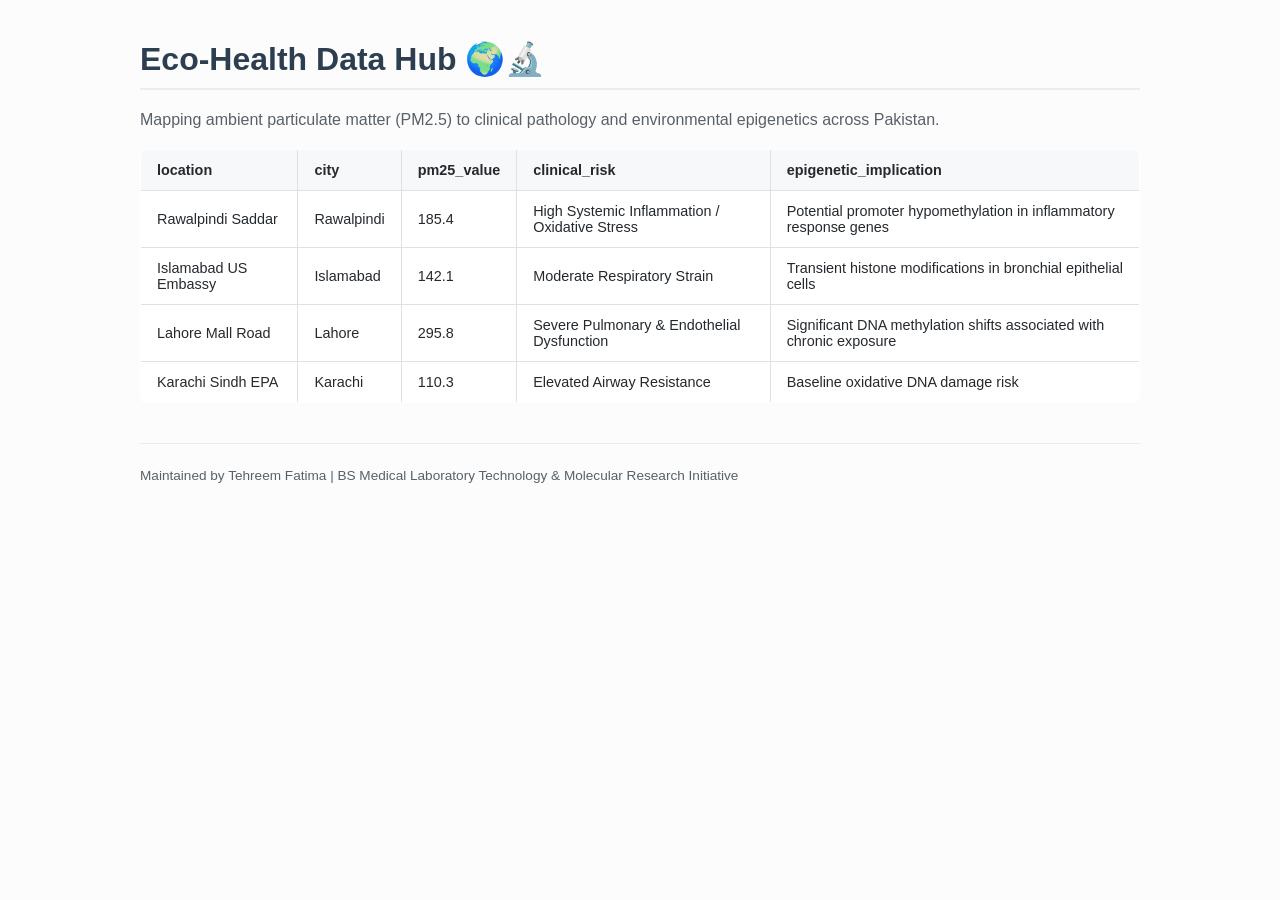
<file: index (1).html>
<!DOCTYPE html>
<html lang="en">
<head>
    <meta charset="UTF-8">
    <meta name="viewport" content="width=device-width, initial-scale=1.0">
    <title>Eco-Health Data Hub | Molecular & Environmental Intelligence</title>
    <style>
        body { font-family: -apple-system, BlinkMacSystemFont, 'Segoe UI', Roboto, sans-serif; max-width: 1000px; margin: 40px auto; padding: 0 20px; background-color: #fcfcfc; color: #24292e; }
        h1 { color: #2c3e50; border-bottom: 2px solid #eaecef; padding-bottom: 10px; }
        p { color: #586069; }
        table.env-table { border-collapse: collapse; width: 100%; margin-top: 20px; background: white; border: 1px solid #dfe2e5; border-radius: 6px; overflow: hidden; font-size: 0.9em; }
        table.env-table th, table.env-table td { padding: 12px 16px; text-align: left; border-bottom: 1px solid #dfe2e5; }
        table.env-table th { background-color: #f6f8fa; color: #24292e; font-weight: 600; }
        table.env-table tr:last-child td { border-bottom: none; }
        table.env-table tr:hover { background-color: #f1f8ff; }
        .footer { margin-top: 40px; font-size: 0.85em; color: #6a737d; border-top: 1px solid #eaecef; padding-top: 10px; }
    </style>
</head>
<body>
    <h1>Eco-Health Data Hub 🌍🔬</h1>
    <p>Mapping ambient particulate matter (PM2.5) to clinical pathology and environmental epigenetics across Pakistan.</p>
    
    <table border="1" class="dataframe env-table">
  <thead>
    <tr style="text-align: right;">
      <th>location</th>
      <th>city</th>
      <th>pm25_value</th>
      <th>clinical_risk</th>
      <th>epigenetic_implication</th>
    </tr>
  </thead>
  <tbody>
    <tr>
      <td>Rawalpindi Saddar</td>
      <td>Rawalpindi</td>
      <td>185.4</td>
      <td>High Systemic Inflammation / Oxidative Stress</td>
      <td>Potential promoter hypomethylation in inflammatory response genes</td>
    </tr>
    <tr>
      <td>Islamabad US Embassy</td>
      <td>Islamabad</td>
      <td>142.1</td>
      <td>Moderate Respiratory Strain</td>
      <td>Transient histone modifications in bronchial epithelial cells</td>
    </tr>
    <tr>
      <td>Lahore Mall Road</td>
      <td>Lahore</td>
      <td>295.8</td>
      <td>Severe Pulmonary &amp; Endothelial Dysfunction</td>
      <td>Significant DNA methylation shifts associated with chronic exposure</td>
    </tr>
    <tr>
      <td>Karachi Sindh EPA</td>
      <td>Karachi</td>
      <td>110.3</td>
      <td>Elevated Airway Resistance</td>
      <td>Baseline oxidative DNA damage risk</td>
    </tr>
  </tbody>
</table>
    
    <div class="footer">
        <p>Maintained by Tehreem Fatima | BS Medical Laboratory Technology & Molecular Research Initiative</p>
    </div>
</body>
</html>
</file>
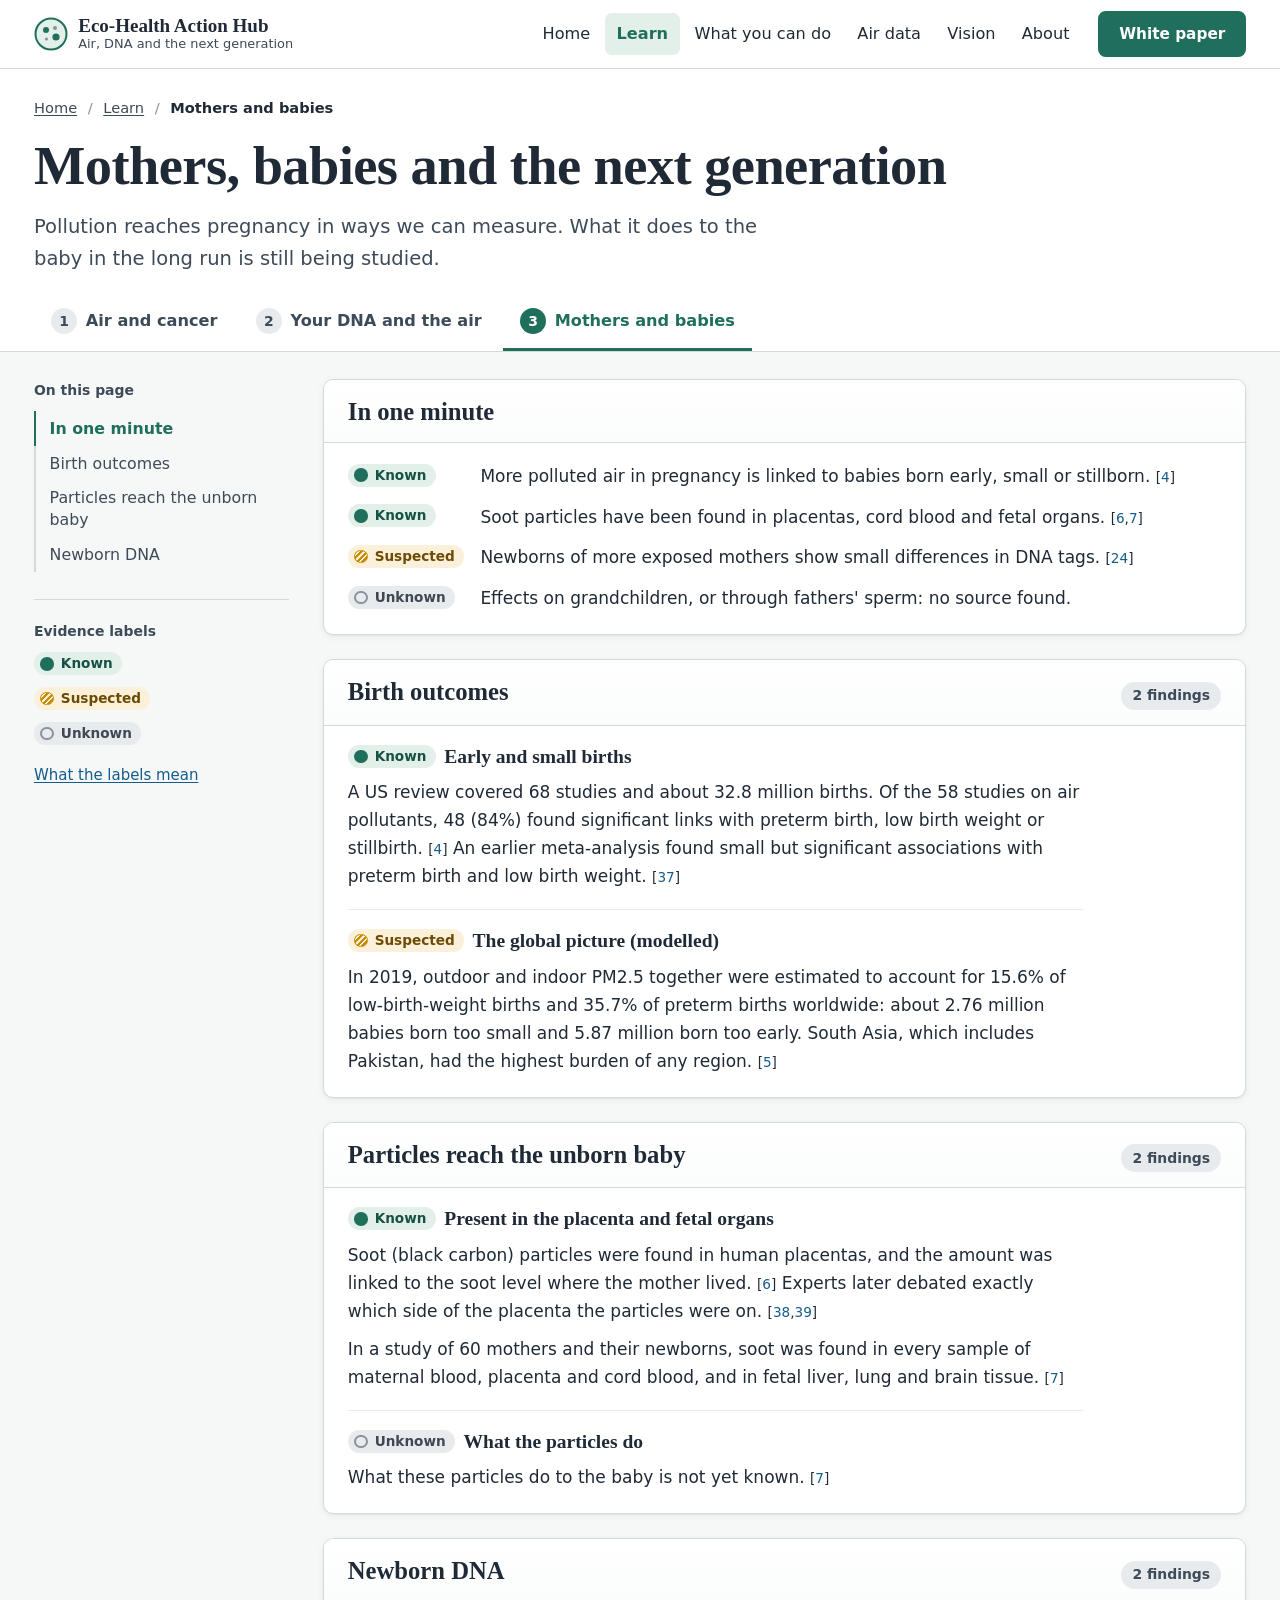
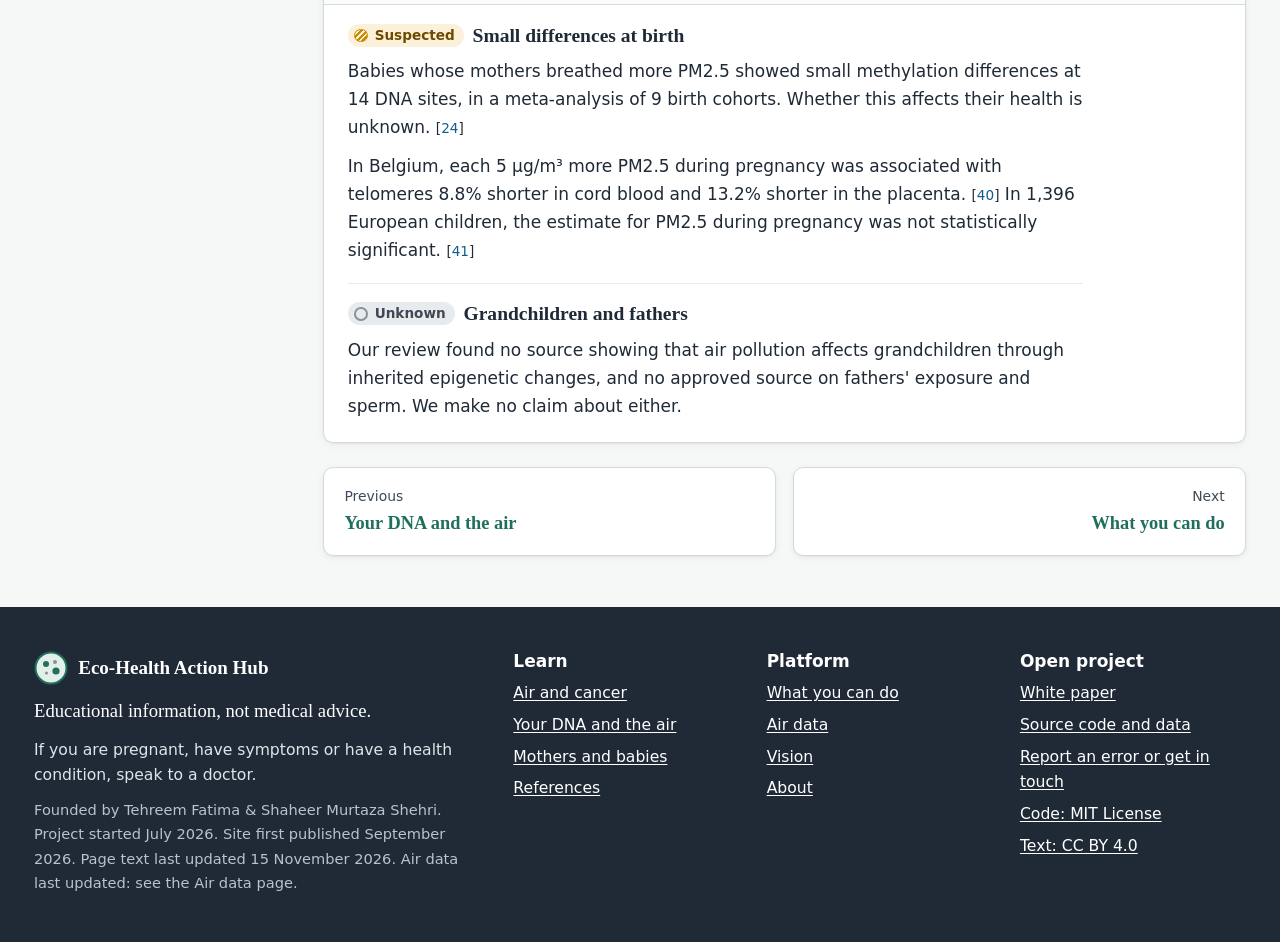
<file: mothers.html>
<!DOCTYPE html>
<html lang="en">
<head>
<meta charset="utf-8">
<meta name="viewport" content="width=device-width, initial-scale=1">
<title>Mothers, babies and the next generation | Eco-Health Action Hub</title>
<meta name="description" content="PM2.5 in pregnancy: birth outcomes, particles in the placenta, newborn DNA, and what is still unknown.">
<meta name="theme-color" content="#1f6f5c">
<link rel="stylesheet" href="assets/css/style.css">
</head>
<body>
<a class="skip" href="#main">Skip to content</a>
<header class="site-head"><div class="wrap bar">
  <a class="brand" href="index.html"><svg class="brand-mark" viewBox="0 0 34 34" aria-hidden="true"><circle cx="17" cy="17" r="15.5" fill="#e3efe9" stroke="#1f6f5c" stroke-width="2"/><circle cx="12" cy="13" r="3" fill="#1f6f5c"/><circle cx="21" cy="11" r="2" fill="#8a929c"/><circle cx="22" cy="20" r="3.6" fill="#1f6f5c"/><circle cx="12.5" cy="22" r="1.6" fill="#8a929c"/></svg><span class="brand-name">Eco-Health Action Hub<small>Air, DNA and the next generation</small></span></a>
  <nav class="nav" aria-label="Main"><ul><li><a href="index.html">Home</a></li><li><a href="cancer.html" aria-current="page">Learn</a></li><li><a href="action.html">What you can do</a></li><li><a href="air.html">Air data</a></li><li><a href="vision.html">Vision</a></li><li><a href="about.html">About</a></li></ul></nav>
  <a class="btn btn-solid btn-sm head-cta" href="https://github.com/ftehreem306-ctrl/eco-health-data/blob/main/whitepaper.md">White paper</a>
  <details class="nav-toggle"><summary aria-label="Open menu">Menu</summary><nav class="nav-panel" aria-label="Main"><ul><li><a href="index.html">Home</a></li><li><a href="cancer.html" aria-current="page">Learn</a></li><li><a href="action.html">What you can do</a></li><li><a href="air.html">Air data</a></li><li><a href="vision.html">Vision</a></li><li><a href="about.html">About</a></li><li><a href="https://github.com/ftehreem306-ctrl/eco-health-data/blob/main/whitepaper.md">White paper</a></li></ul></nav></details>
</div></header>
<main id="main">
<div class="page-head"><div class="wrap"><nav class="crumbs" aria-label="Breadcrumb"><a href="index.html">Home</a> <span aria-hidden="true">/</span> <a href="cancer.html">Learn</a> <span aria-hidden="true">/</span> <span aria-current="page">Mothers and babies</span></nav><h1>Mothers, babies and the next generation</h1><p class="lede">Pollution reaches pregnancy in ways we can measure. What it does to the baby in the long run is still being studied.</p><nav class="module-tabs" aria-label="Learning modules"><ol><li><a href="cancer.html"><span class="step">1</span>Air and cancer</a></li><li><a href="dna.html"><span class="step">2</span>Your DNA and the air</a></li><li><a href="mothers.html" aria-current="page"><span class="step">3</span>Mothers and babies</a></li></ol></nav></div></div><div class="wrap workspace">
<aside class="rail" aria-label="On this page"><div class="rail-inner"><p class="rail-title">On this page</p><ol class="toc"><li><a href="#summary">In one minute</a></li><li><a href="#birth">Birth outcomes</a></li><li><a href="#placenta">Particles reach the unborn baby</a></li><li><a href="#newborn">Newborn DNA</a></li></ol><div class="rail-legend"><p class="rail-title">Evidence labels</p><ul><li><span class="ev ev-known">Known</span></li><li><span class="ev ev-suspected">Suspected</span></li><li><span class="ev ev-unknown">Unknown</span></li></ul><a href="about.html#evidence">What the labels mean</a></div></div></aside>
<div class="content"><section class="panel" id="summary" aria-labelledby="summary-h"><header class="panel-head"><h2 id="summary-h">In one minute</h2></header><div class="panel-body"><div class="minute"><ul><li><span class="ev ev-known">Known</span><span>More polluted air in pregnancy is linked to babies born early, small or stillborn. <span class="cite">[<a href="references.html#ref4" aria-label="Reference 4">4</a>]</span></span></li><li><span class="ev ev-known">Known</span><span>Soot particles have been found in placentas, cord blood and fetal organs. <span class="cite">[<a href="references.html#ref6" aria-label="Reference 6">6</a>,<a href="references.html#ref7" aria-label="Reference 7">7</a>]</span></span></li><li><span class="ev ev-suspected">Suspected</span><span>Newborns of more exposed mothers show small differences in DNA tags. <span class="cite">[<a href="references.html#ref24" aria-label="Reference 24">24</a>]</span></span></li><li><span class="ev ev-unknown">Unknown</span><span>Effects on grandchildren, or through fathers' sperm: no source found.</span></li></ul></div></div></section><section class="panel" id="birth" aria-labelledby="birth-h"><header class="panel-head"><h2 id="birth-h">Birth outcomes</h2><span class="panel-meta">2 findings</span></header><div class="panel-body"><article class="finding"><h3><span class="ev ev-known">Known</span> <span>Early and small births</span></h3><p>A US review covered 68 studies and about 32.8 million births. Of the 58 studies on air pollutants, 48 (84%) found significant links with preterm birth, low birth weight or stillbirth. <span class="cite">[<a href="references.html#ref4" aria-label="Reference 4">4</a>]</span> An earlier meta-analysis found small but significant associations with preterm birth and low birth weight. <span class="cite">[<a href="references.html#ref37" aria-label="Reference 37">37</a>]</span></p></article><article class="finding"><h3><span class="ev ev-suspected">Suspected</span> <span>The global picture (modelled)</span></h3><p>In 2019, outdoor and indoor PM2.5 together were estimated to account for 15.6% of low-birth-weight births and 35.7% of preterm births worldwide: about 2.76 million babies born too small and 5.87 million born too early. South Asia, which includes Pakistan, had the highest burden of any region. <span class="cite">[<a href="references.html#ref5" aria-label="Reference 5">5</a>]</span></p></article></div></section><section class="panel" id="placenta" aria-labelledby="placenta-h"><header class="panel-head"><h2 id="placenta-h">Particles reach the unborn baby</h2><span class="panel-meta">2 findings</span></header><div class="panel-body"><article class="finding"><h3><span class="ev ev-known">Known</span> <span>Present in the placenta and fetal organs</span></h3><p>Soot (black carbon) particles were found in human placentas, and the amount was linked to the soot level where the mother lived. <span class="cite">[<a href="references.html#ref6" aria-label="Reference 6">6</a>]</span> Experts later debated exactly which side of the placenta the particles were on. <span class="cite">[<a href="references.html#ref38" aria-label="Reference 38">38</a>,<a href="references.html#ref39" aria-label="Reference 39">39</a>]</span></p><p>In a study of 60 mothers and their newborns, soot was found in every sample of maternal blood, placenta and cord blood, and in fetal liver, lung and brain tissue. <span class="cite">[<a href="references.html#ref7" aria-label="Reference 7">7</a>]</span></p></article><article class="finding"><h3><span class="ev ev-unknown">Unknown</span> <span>What the particles do</span></h3><p>What these particles do to the baby is not yet known. <span class="cite">[<a href="references.html#ref7" aria-label="Reference 7">7</a>]</span></p></article></div></section><section class="panel" id="newborn" aria-labelledby="newborn-h"><header class="panel-head"><h2 id="newborn-h">Newborn DNA</h2><span class="panel-meta">2 findings</span></header><div class="panel-body"><article class="finding"><h3><span class="ev ev-suspected">Suspected</span> <span>Small differences at birth</span></h3><p>Babies whose mothers breathed more PM2.5 showed small methylation differences at 14 DNA sites, in a meta-analysis of 9 birth cohorts. Whether this affects their health is unknown. <span class="cite">[<a href="references.html#ref24" aria-label="Reference 24">24</a>]</span></p><p>In Belgium, each 5 µg/m³ more PM2.5 during pregnancy was associated with telomeres 8.8% shorter in cord blood and 13.2% shorter in the placenta. <span class="cite">[<a href="references.html#ref40" aria-label="Reference 40">40</a>]</span> In 1,396 European children, the estimate for PM2.5 during pregnancy was not statistically significant. <span class="cite">[<a href="references.html#ref41" aria-label="Reference 41">41</a>]</span></p></article><article class="finding"><h3><span class="ev ev-unknown">Unknown</span> <span>Grandchildren and fathers</span></h3><p>Our review found no source showing that air pollution affects grandchildren through inherited epigenetic changes, and no approved source on fathers' exposure and sperm. We make no claim about either.</p></article></div></section><nav class="pager" aria-label="Continue"><a class="pager-prev" href="dna.html"><small>Previous</small>Your DNA and the air</a><a class="pager-next" href="action.html"><small>Next</small>What you can do</a></nav></div>
</div>
</main>
<footer class="site-foot"><div class="wrap cols">
  <div><a class="brand brand-foot" href="index.html"><svg class="brand-mark" viewBox="0 0 34 34" aria-hidden="true"><circle cx="17" cy="17" r="15.5" fill="#e3efe9" stroke="#1f6f5c" stroke-width="2"/><circle cx="12" cy="13" r="3" fill="#1f6f5c"/><circle cx="21" cy="11" r="2" fill="#8a929c"/><circle cx="22" cy="20" r="3.6" fill="#1f6f5c"/><circle cx="12.5" cy="22" r="1.6" fill="#8a929c"/></svg><span class="brand-name">Eco-Health Action Hub</span></a>
  <p class="disclaimer">Educational information, not medical advice.</p>
  <p>If you are pregnant, have symptoms or have a health condition, speak to a doctor.</p>
  <p class="small-foot">Founded by Tehreem Fatima & Shaheer Murtaza Shehri. Project started July 2026. Site first published September 2026. Page text last updated 15 November 2026. Air data last updated: <span id="foot-updated">see the Air data page</span>.</p></div>
  <div><h2>Learn</h2><ul><li><a href="cancer.html">Air and cancer</a></li><li><a href="dna.html">Your DNA and the air</a></li><li><a href="mothers.html">Mothers and babies</a></li><li><a href="references.html">References</a></li></ul></div>
  <div><h2>Platform</h2><ul><li><a href="action.html">What you can do</a></li><li><a href="air.html">Air data</a></li><li><a href="vision.html">Vision</a></li><li><a href="about.html">About</a></li></ul></div>
  <div><h2>Open project</h2><ul><li><a href="https://github.com/ftehreem306-ctrl/eco-health-data/blob/main/whitepaper.md">White paper</a></li><li><a href="https://github.com/ftehreem306-ctrl/eco-health-data">Source code and data</a></li><li><a href="https://github.com/ftehreem306-ctrl/eco-health-data/issues">Report an error or get in touch</a></li><li><a href="https://github.com/ftehreem306-ctrl/eco-health-data/blob/main/LICENSE">Code: MIT License</a></li><li><a href="https://creativecommons.org/licenses/by/4.0/">Text: CC BY 4.0</a></li></ul></div>
</div></footer>
<script src="assets/js/air.js" defer></script>
<script src="assets/js/nav.js" defer></script>
</body>
</html>
</file>
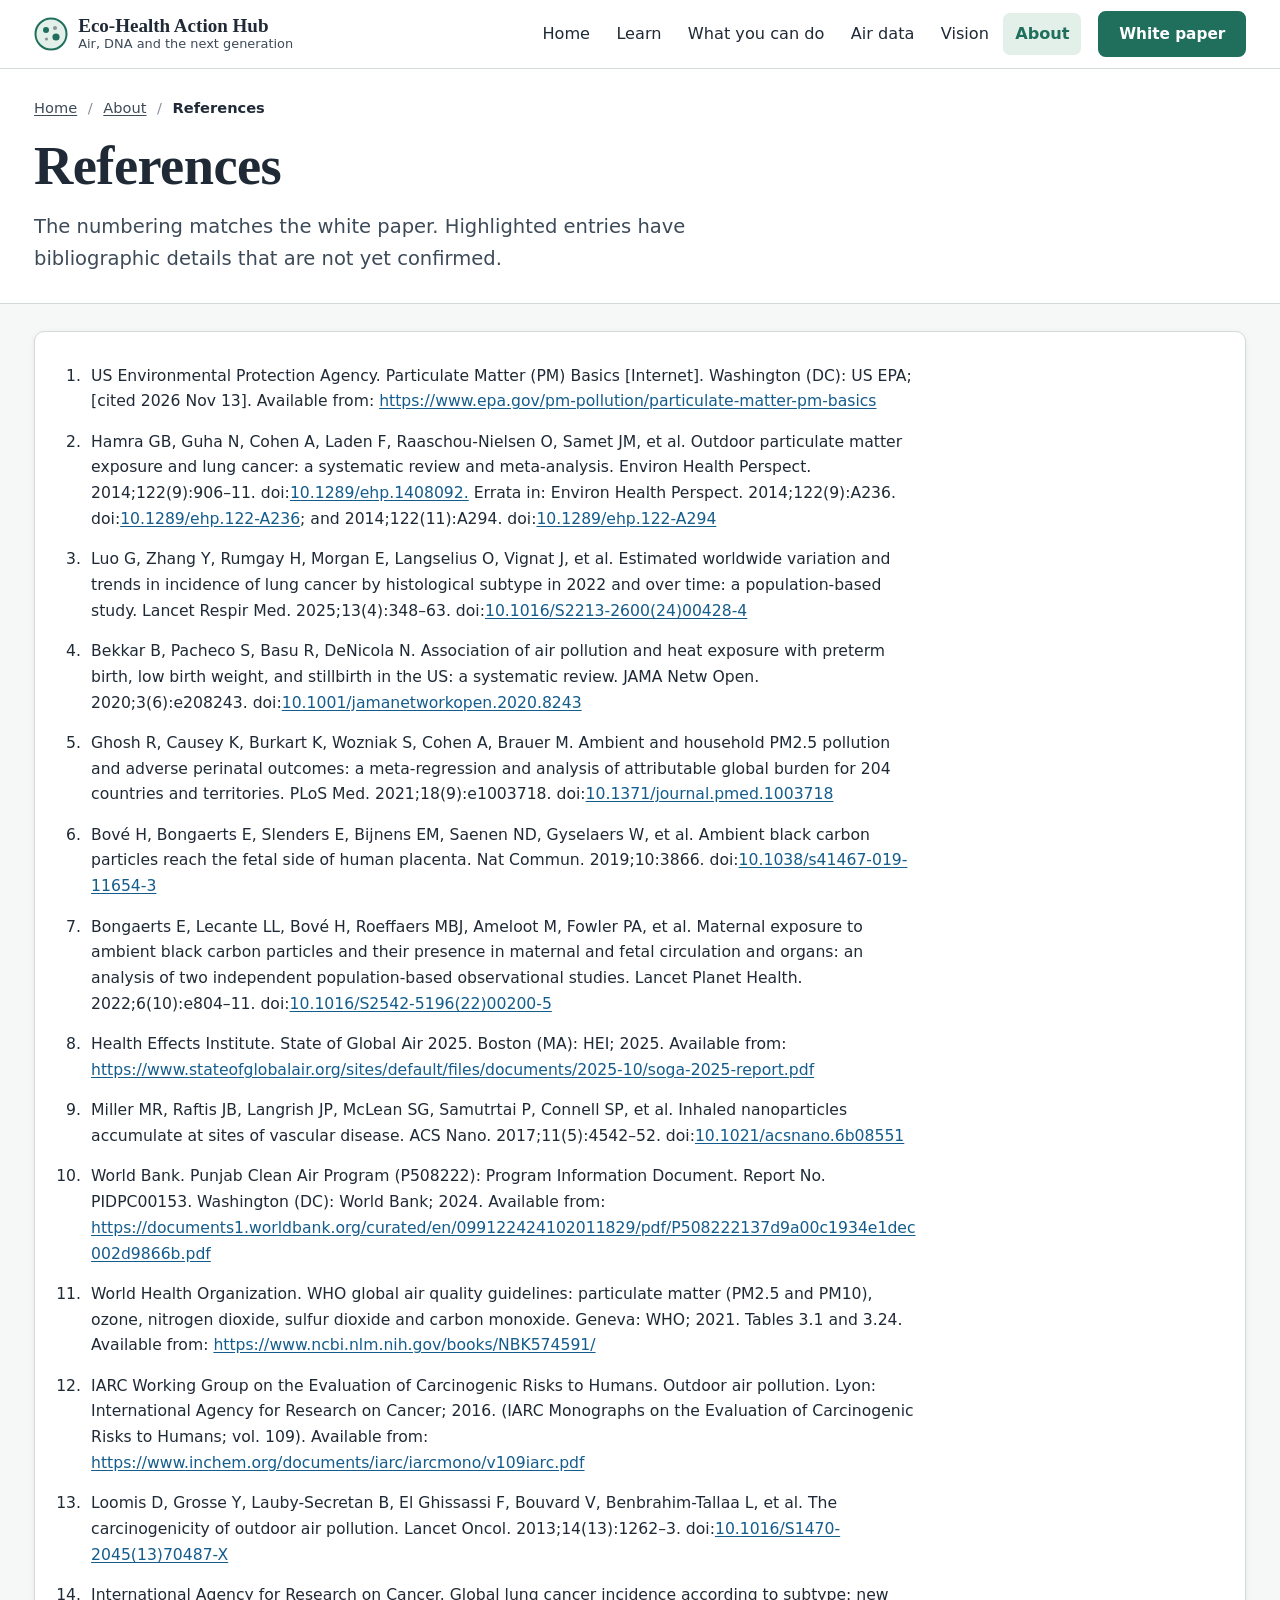
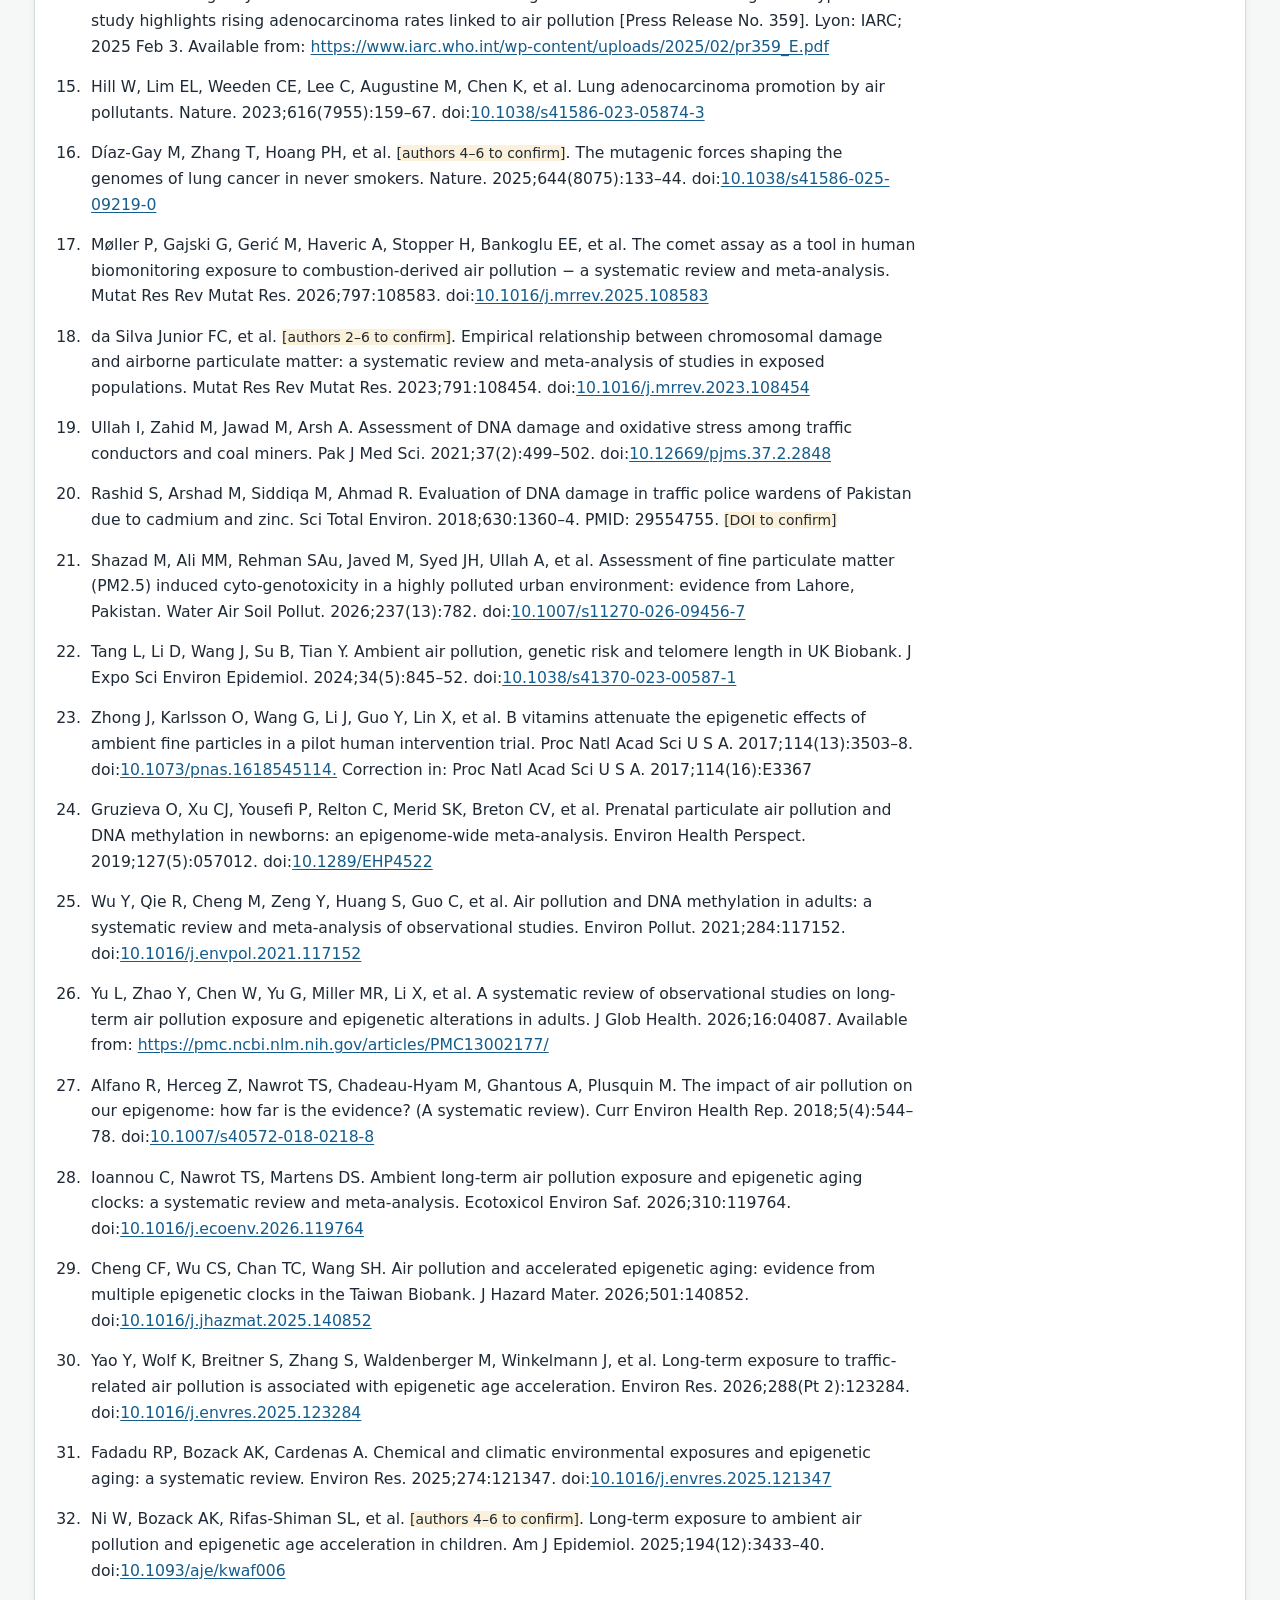
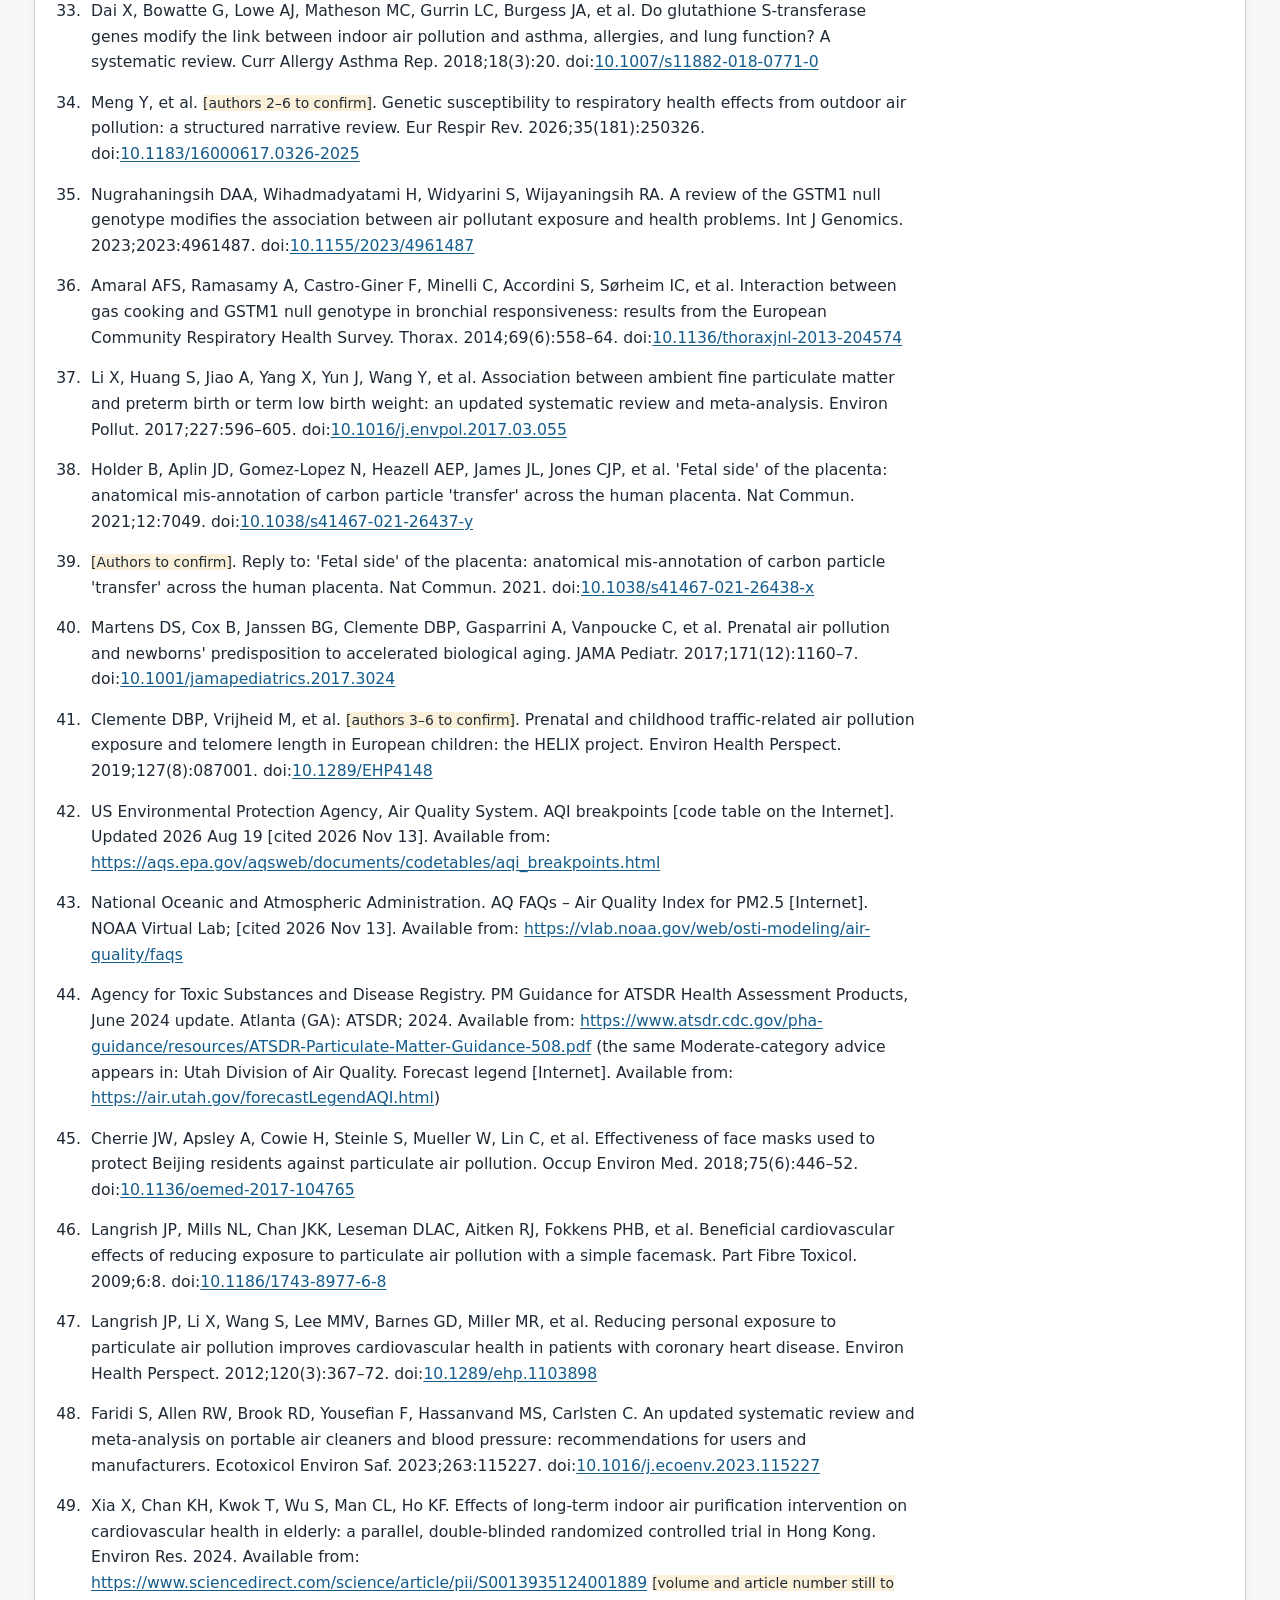
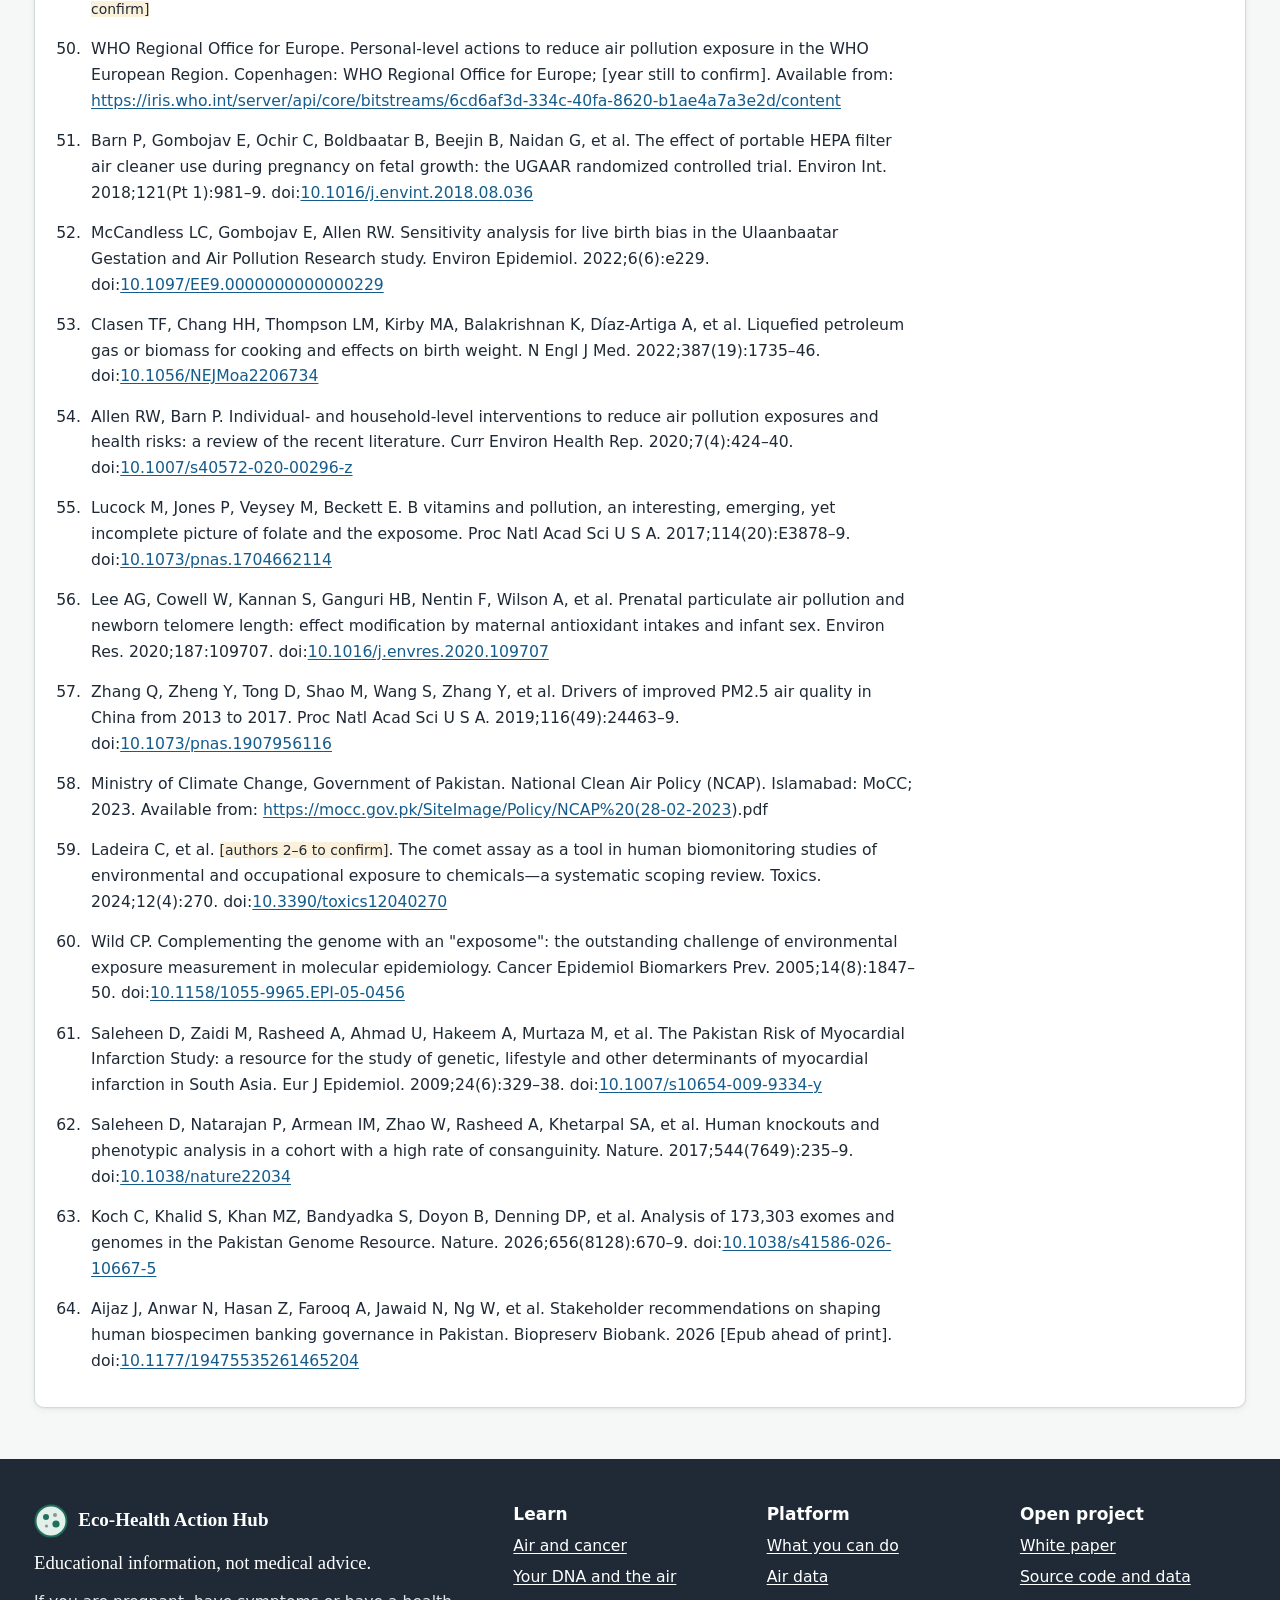
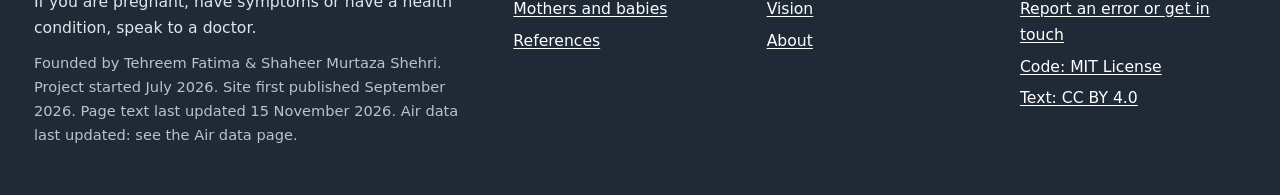
<file: references.html>
<!DOCTYPE html>
<html lang="en">
<head>
<meta charset="utf-8">
<meta name="viewport" content="width=device-width, initial-scale=1">
<title>References | Eco-Health Action Hub</title>
<meta name="description" content="All sources cited on the Eco-Health Action Hub website and white paper.">
<meta name="theme-color" content="#1f6f5c">
<link rel="stylesheet" href="assets/css/style.css">
</head>
<body>
<a class="skip" href="#main">Skip to content</a>
<header class="site-head"><div class="wrap bar">
  <a class="brand" href="index.html"><svg class="brand-mark" viewBox="0 0 34 34" aria-hidden="true"><circle cx="17" cy="17" r="15.5" fill="#e3efe9" stroke="#1f6f5c" stroke-width="2"/><circle cx="12" cy="13" r="3" fill="#1f6f5c"/><circle cx="21" cy="11" r="2" fill="#8a929c"/><circle cx="22" cy="20" r="3.6" fill="#1f6f5c"/><circle cx="12.5" cy="22" r="1.6" fill="#8a929c"/></svg><span class="brand-name">Eco-Health Action Hub<small>Air, DNA and the next generation</small></span></a>
  <nav class="nav" aria-label="Main"><ul><li><a href="index.html">Home</a></li><li><a href="cancer.html">Learn</a></li><li><a href="action.html">What you can do</a></li><li><a href="air.html">Air data</a></li><li><a href="vision.html">Vision</a></li><li><a href="about.html" aria-current="page">About</a></li></ul></nav>
  <a class="btn btn-solid btn-sm head-cta" href="https://github.com/ftehreem306-ctrl/eco-health-data/blob/main/whitepaper.md">White paper</a>
  <details class="nav-toggle"><summary aria-label="Open menu">Menu</summary><nav class="nav-panel" aria-label="Main"><ul><li><a href="index.html">Home</a></li><li><a href="cancer.html">Learn</a></li><li><a href="action.html">What you can do</a></li><li><a href="air.html">Air data</a></li><li><a href="vision.html">Vision</a></li><li><a href="about.html" aria-current="page">About</a></li><li><a href="https://github.com/ftehreem306-ctrl/eco-health-data/blob/main/whitepaper.md">White paper</a></li></ul></nav></details>
</div></header>
<main id="main">
<div class="page-head"><div class="wrap"><nav class="crumbs" aria-label="Breadcrumb"><a href="index.html">Home</a> <span aria-hidden="true">/</span> <a href="about.html">About</a> <span aria-hidden="true">/</span> <span aria-current="page">References</span></nav><h1>References</h1><p class="lede">The numbering matches the white paper. Highlighted entries have bibliographic details that are not yet confirmed.</p></div></div><div class="wrap"><section class="panel"><div class="panel-body"><ol class="refs"><li id="ref1">US Environmental Protection Agency. Particulate Matter (PM) Basics [Internet]. Washington (DC): US EPA; [cited 2026 Nov 13]. Available from: <a href="https://www.epa.gov/pm-pollution/particulate-matter-pm-basics">https://www.epa.gov/pm-pollution/particulate-matter-pm-basics</a></li>
<li id="ref2">Hamra GB, Guha N, Cohen A, Laden F, Raaschou-Nielsen O, Samet JM, et al. Outdoor particulate matter exposure and lung cancer: a systematic review and meta-analysis. Environ Health Perspect. 2014;122(9):906–11. doi:<a href="https://doi.org/10.1289/ehp.1408092">10.1289/ehp.1408092.</a> Errata in: Environ Health Perspect. 2014;122(9):A236. doi:<a href="https://doi.org/10.1289/ehp.122-A236">10.1289/ehp.122-A236</a>; and 2014;122(11):A294. doi:<a href="https://doi.org/10.1289/ehp.122-A294">10.1289/ehp.122-A294</a></li>
<li id="ref3">Luo G, Zhang Y, Rumgay H, Morgan E, Langselius O, Vignat J, et al. Estimated worldwide variation and trends in incidence of lung cancer by histological subtype in 2022 and over time: a population-based study. Lancet Respir Med. 2025;13(4):348–63. doi:<a href="https://doi.org/10.1016/S2213-2600(24)00428-4">10.1016/S2213-2600(24)00428-4</a></li>
<li id="ref4">Bekkar B, Pacheco S, Basu R, DeNicola N. Association of air pollution and heat exposure with preterm birth, low birth weight, and stillbirth in the US: a systematic review. JAMA Netw Open. 2020;3(6):e208243. doi:<a href="https://doi.org/10.1001/jamanetworkopen.2020.8243">10.1001/jamanetworkopen.2020.8243</a></li>
<li id="ref5">Ghosh R, Causey K, Burkart K, Wozniak S, Cohen A, Brauer M. Ambient and household PM2.5 pollution and adverse perinatal outcomes: a meta-regression and analysis of attributable global burden for 204 countries and territories. PLoS Med. 2021;18(9):e1003718. doi:<a href="https://doi.org/10.1371/journal.pmed.1003718">10.1371/journal.pmed.1003718</a></li>
<li id="ref6">Bové H, Bongaerts E, Slenders E, Bijnens EM, Saenen ND, Gyselaers W, et al. Ambient black carbon particles reach the fetal side of human placenta. Nat Commun. 2019;10:3866. doi:<a href="https://doi.org/10.1038/s41467-019-11654-3">10.1038/s41467-019-11654-3</a></li>
<li id="ref7">Bongaerts E, Lecante LL, Bové H, Roeffaers MBJ, Ameloot M, Fowler PA, et al. Maternal exposure to ambient black carbon particles and their presence in maternal and fetal circulation and organs: an analysis of two independent population-based observational studies. Lancet Planet Health. 2022;6(10):e804–11. doi:<a href="https://doi.org/10.1016/S2542-5196(22)00200-5">10.1016/S2542-5196(22)00200-5</a></li>
<li id="ref8">Health Effects Institute. State of Global Air 2025. Boston (MA): HEI; 2025. Available from: <a href="https://www.stateofglobalair.org/sites/default/files/documents/2025-10/soga-2025-report.pdf">https://www.stateofglobalair.org/sites/default/files/documents/2025-10/soga-2025-report.pdf</a></li>
<li id="ref9">Miller MR, Raftis JB, Langrish JP, McLean SG, Samutrtai P, Connell SP, et al. Inhaled nanoparticles accumulate at sites of vascular disease. ACS Nano. 2017;11(5):4542–52. doi:<a href="https://doi.org/10.1021/acsnano.6b08551">10.1021/acsnano.6b08551</a></li>
<li id="ref10">World Bank. Punjab Clean Air Program (P508222): Program Information Document. Report No. PIDPC00153. Washington (DC): World Bank; 2024. Available from: <a href="https://documents1.worldbank.org/curated/en/099122424102011829/pdf/P508222137d9a00c1934e1dec002d9866b.pdf">https://documents1.worldbank.org/curated/en/099122424102011829/pdf/P508222137d9a00c1934e1dec002d9866b.pdf</a></li>
<li id="ref11">World Health Organization. WHO global air quality guidelines: particulate matter (PM2.5 and PM10), ozone, nitrogen dioxide, sulfur dioxide and carbon monoxide. Geneva: WHO; 2021. Tables 3.1 and 3.24. Available from: <a href="https://www.ncbi.nlm.nih.gov/books/NBK574591/">https://www.ncbi.nlm.nih.gov/books/NBK574591/</a></li>
<li id="ref12">IARC Working Group on the Evaluation of Carcinogenic Risks to Humans. Outdoor air pollution. Lyon: International Agency for Research on Cancer; 2016. (IARC Monographs on the Evaluation of Carcinogenic Risks to Humans; vol. 109). Available from: <a href="https://www.inchem.org/documents/iarc/iarcmono/v109iarc.pdf">https://www.inchem.org/documents/iarc/iarcmono/v109iarc.pdf</a></li>
<li id="ref13">Loomis D, Grosse Y, Lauby-Secretan B, El Ghissassi F, Bouvard V, Benbrahim-Tallaa L, et al. The carcinogenicity of outdoor air pollution. Lancet Oncol. 2013;14(13):1262–3. doi:<a href="https://doi.org/10.1016/S1470-2045(13)70487-X">10.1016/S1470-2045(13)70487-X</a></li>
<li id="ref14">International Agency for Research on Cancer. Global lung cancer incidence according to subtype: new study highlights rising adenocarcinoma rates linked to air pollution [Press Release No. 359]. Lyon: IARC; 2025 Feb 3. Available from: <a href="https://www.iarc.who.int/wp-content/uploads/2025/02/pr359_E.pdf">https://www.iarc.who.int/wp-content/uploads/2025/02/pr359_E.pdf</a></li>
<li id="ref15">Hill W, Lim EL, Weeden CE, Lee C, Augustine M, Chen K, et al. Lung adenocarcinoma promotion by air pollutants. Nature. 2023;616(7955):159–67. doi:<a href="https://doi.org/10.1038/s41586-023-05874-3">10.1038/s41586-023-05874-3</a></li>
<li id="ref16">Díaz-Gay M, Zhang T, Hoang PH, et al. <span class="tbc">[authors 4–6 to confirm]</span>. The mutagenic forces shaping the genomes of lung cancer in never smokers. Nature. 2025;644(8075):133–44. doi:<a href="https://doi.org/10.1038/s41586-025-09219-0">10.1038/s41586-025-09219-0</a></li>
<li id="ref17">Møller P, Gajski G, Gerić M, Haveric A, Stopper H, Bankoglu EE, et al. The comet assay as a tool in human biomonitoring exposure to combustion-derived air pollution − a systematic review and meta-analysis. Mutat Res Rev Mutat Res. 2026;797:108583. doi:<a href="https://doi.org/10.1016/j.mrrev.2025.108583">10.1016/j.mrrev.2025.108583</a></li>
<li id="ref18">da Silva Junior FC, et al. <span class="tbc">[authors 2–6 to confirm]</span>. Empirical relationship between chromosomal damage and airborne particulate matter: a systematic review and meta-analysis of studies in exposed populations. Mutat Res Rev Mutat Res. 2023;791:108454. doi:<a href="https://doi.org/10.1016/j.mrrev.2023.108454">10.1016/j.mrrev.2023.108454</a></li>
<li id="ref19">Ullah I, Zahid M, Jawad M, Arsh A. Assessment of DNA damage and oxidative stress among traffic conductors and coal miners. Pak J Med Sci. 2021;37(2):499–502. doi:<a href="https://doi.org/10.12669/pjms.37.2.2848">10.12669/pjms.37.2.2848</a></li>
<li id="ref20">Rashid S, Arshad M, Siddiqa M, Ahmad R. Evaluation of DNA damage in traffic police wardens of Pakistan due to cadmium and zinc. Sci Total Environ. 2018;630:1360–4. PMID: 29554755. <span class="tbc">[DOI to confirm]</span></li>
<li id="ref21">Shazad M, Ali MM, Rehman SAu, Javed M, Syed JH, Ullah A, et al. Assessment of fine particulate matter (PM2.5) induced cyto-genotoxicity in a highly polluted urban environment: evidence from Lahore, Pakistan. Water Air Soil Pollut. 2026;237(13):782. doi:<a href="https://doi.org/10.1007/s11270-026-09456-7">10.1007/s11270-026-09456-7</a></li>
<li id="ref22">Tang L, Li D, Wang J, Su B, Tian Y. Ambient air pollution, genetic risk and telomere length in UK Biobank. J Expo Sci Environ Epidemiol. 2024;34(5):845–52. doi:<a href="https://doi.org/10.1038/s41370-023-00587-1">10.1038/s41370-023-00587-1</a></li>
<li id="ref23">Zhong J, Karlsson O, Wang G, Li J, Guo Y, Lin X, et al. B vitamins attenuate the epigenetic effects of ambient fine particles in a pilot human intervention trial. Proc Natl Acad Sci U S A. 2017;114(13):3503–8. doi:<a href="https://doi.org/10.1073/pnas.1618545114">10.1073/pnas.1618545114.</a> Correction in: Proc Natl Acad Sci U S A. 2017;114(16):E3367</li>
<li id="ref24">Gruzieva O, Xu CJ, Yousefi P, Relton C, Merid SK, Breton CV, et al. Prenatal particulate air pollution and DNA methylation in newborns: an epigenome-wide meta-analysis. Environ Health Perspect. 2019;127(5):057012. doi:<a href="https://doi.org/10.1289/EHP4522">10.1289/EHP4522</a></li>
<li id="ref25">Wu Y, Qie R, Cheng M, Zeng Y, Huang S, Guo C, et al. Air pollution and DNA methylation in adults: a systematic review and meta-analysis of observational studies. Environ Pollut. 2021;284:117152. doi:<a href="https://doi.org/10.1016/j.envpol.2021.117152">10.1016/j.envpol.2021.117152</a></li>
<li id="ref26">Yu L, Zhao Y, Chen W, Yu G, Miller MR, Li X, et al. A systematic review of observational studies on long-term air pollution exposure and epigenetic alterations in adults. J Glob Health. 2026;16:04087. Available from: <a href="https://pmc.ncbi.nlm.nih.gov/articles/PMC13002177/">https://pmc.ncbi.nlm.nih.gov/articles/PMC13002177/</a></li>
<li id="ref27">Alfano R, Herceg Z, Nawrot TS, Chadeau-Hyam M, Ghantous A, Plusquin M. The impact of air pollution on our epigenome: how far is the evidence? (A systematic review). Curr Environ Health Rep. 2018;5(4):544–78. doi:<a href="https://doi.org/10.1007/s40572-018-0218-8">10.1007/s40572-018-0218-8</a></li>
<li id="ref28">Ioannou C, Nawrot TS, Martens DS. Ambient long-term air pollution exposure and epigenetic aging clocks: a systematic review and meta-analysis. Ecotoxicol Environ Saf. 2026;310:119764. doi:<a href="https://doi.org/10.1016/j.ecoenv.2026.119764">10.1016/j.ecoenv.2026.119764</a></li>
<li id="ref29">Cheng CF, Wu CS, Chan TC, Wang SH. Air pollution and accelerated epigenetic aging: evidence from multiple epigenetic clocks in the Taiwan Biobank. J Hazard Mater. 2026;501:140852. doi:<a href="https://doi.org/10.1016/j.jhazmat.2025.140852">10.1016/j.jhazmat.2025.140852</a></li>
<li id="ref30">Yao Y, Wolf K, Breitner S, Zhang S, Waldenberger M, Winkelmann J, et al. Long-term exposure to traffic-related air pollution is associated with epigenetic age acceleration. Environ Res. 2026;288(Pt 2):123284. doi:<a href="https://doi.org/10.1016/j.envres.2025.123284">10.1016/j.envres.2025.123284</a></li>
<li id="ref31">Fadadu RP, Bozack AK, Cardenas A. Chemical and climatic environmental exposures and epigenetic aging: a systematic review. Environ Res. 2025;274:121347. doi:<a href="https://doi.org/10.1016/j.envres.2025.121347">10.1016/j.envres.2025.121347</a></li>
<li id="ref32">Ni W, Bozack AK, Rifas-Shiman SL, et al. <span class="tbc">[authors 4–6 to confirm]</span>. Long-term exposure to ambient air pollution and epigenetic age acceleration in children. Am J Epidemiol. 2025;194(12):3433–40. doi:<a href="https://doi.org/10.1093/aje/kwaf006">10.1093/aje/kwaf006</a></li>
<li id="ref33">Dai X, Bowatte G, Lowe AJ, Matheson MC, Gurrin LC, Burgess JA, et al. Do glutathione S-transferase genes modify the link between indoor air pollution and asthma, allergies, and lung function? A systematic review. Curr Allergy Asthma Rep. 2018;18(3):20. doi:<a href="https://doi.org/10.1007/s11882-018-0771-0">10.1007/s11882-018-0771-0</a></li>
<li id="ref34">Meng Y, et al. <span class="tbc">[authors 2–6 to confirm]</span>. Genetic susceptibility to respiratory health effects from outdoor air pollution: a structured narrative review. Eur Respir Rev. 2026;35(181):250326. doi:<a href="https://doi.org/10.1183/16000617.0326-2025">10.1183/16000617.0326-2025</a></li>
<li id="ref35">Nugrahaningsih DAA, Wihadmadyatami H, Widyarini S, Wijayaningsih RA. A review of the GSTM1 null genotype modifies the association between air pollutant exposure and health problems. Int J Genomics. 2023;2023:4961487. doi:<a href="https://doi.org/10.1155/2023/4961487">10.1155/2023/4961487</a></li>
<li id="ref36">Amaral AFS, Ramasamy A, Castro-Giner F, Minelli C, Accordini S, Sørheim IC, et al. Interaction between gas cooking and GSTM1 null genotype in bronchial responsiveness: results from the European Community Respiratory Health Survey. Thorax. 2014;69(6):558–64. doi:<a href="https://doi.org/10.1136/thoraxjnl-2013-204574">10.1136/thoraxjnl-2013-204574</a></li>
<li id="ref37">Li X, Huang S, Jiao A, Yang X, Yun J, Wang Y, et al. Association between ambient fine particulate matter and preterm birth or term low birth weight: an updated systematic review and meta-analysis. Environ Pollut. 2017;227:596–605. doi:<a href="https://doi.org/10.1016/j.envpol.2017.03.055">10.1016/j.envpol.2017.03.055</a></li>
<li id="ref38">Holder B, Aplin JD, Gomez-Lopez N, Heazell AEP, James JL, Jones CJP, et al. &#x27;Fetal side&#x27; of the placenta: anatomical mis-annotation of carbon particle &#x27;transfer&#x27; across the human placenta. Nat Commun. 2021;12:7049. doi:<a href="https://doi.org/10.1038/s41467-021-26437-y">10.1038/s41467-021-26437-y</a></li>
<li id="ref39"><span class="tbc">[Authors to confirm]</span>. Reply to: &#x27;Fetal side&#x27; of the placenta: anatomical mis-annotation of carbon particle &#x27;transfer&#x27; across the human placenta. Nat Commun. 2021. doi:<a href="https://doi.org/10.1038/s41467-021-26438-x">10.1038/s41467-021-26438-x</a></li>
<li id="ref40">Martens DS, Cox B, Janssen BG, Clemente DBP, Gasparrini A, Vanpoucke C, et al. Prenatal air pollution and newborns&#x27; predisposition to accelerated biological aging. JAMA Pediatr. 2017;171(12):1160–7. doi:<a href="https://doi.org/10.1001/jamapediatrics.2017.3024">10.1001/jamapediatrics.2017.3024</a></li>
<li id="ref41">Clemente DBP, Vrijheid M, et al. <span class="tbc">[authors 3–6 to confirm]</span>. Prenatal and childhood traffic-related air pollution exposure and telomere length in European children: the HELIX project. Environ Health Perspect. 2019;127(8):087001. doi:<a href="https://doi.org/10.1289/EHP4148">10.1289/EHP4148</a></li>
<li id="ref42">US Environmental Protection Agency, Air Quality System. AQI breakpoints [code table on the Internet]. Updated 2026 Aug 19 [cited 2026 Nov 13]. Available from: <a href="https://aqs.epa.gov/aqsweb/documents/codetables/aqi_breakpoints.html">https://aqs.epa.gov/aqsweb/documents/codetables/aqi_breakpoints.html</a></li>
<li id="ref43">National Oceanic and Atmospheric Administration. AQ FAQs – Air Quality Index for PM2.5 [Internet]. NOAA Virtual Lab; [cited 2026 Nov 13]. Available from: <a href="https://vlab.noaa.gov/web/osti-modeling/air-quality/faqs">https://vlab.noaa.gov/web/osti-modeling/air-quality/faqs</a></li>
<li id="ref44">Agency for Toxic Substances and Disease Registry. PM Guidance for ATSDR Health Assessment Products, June 2024 update. Atlanta (GA): ATSDR; 2024. Available from: <a href="https://www.atsdr.cdc.gov/pha-guidance/resources/ATSDR-Particulate-Matter-Guidance-508.pdf">https://www.atsdr.cdc.gov/pha-guidance/resources/ATSDR-Particulate-Matter-Guidance-508.pdf</a> (the same Moderate-category advice appears in: Utah Division of Air Quality. Forecast legend [Internet]. Available from: <a href="https://air.utah.gov/forecastLegendAQI.html">https://air.utah.gov/forecastLegendAQI.html</a>)</li>
<li id="ref45">Cherrie JW, Apsley A, Cowie H, Steinle S, Mueller W, Lin C, et al. Effectiveness of face masks used to protect Beijing residents against particulate air pollution. Occup Environ Med. 2018;75(6):446–52. doi:<a href="https://doi.org/10.1136/oemed-2017-104765">10.1136/oemed-2017-104765</a></li>
<li id="ref46">Langrish JP, Mills NL, Chan JKK, Leseman DLAC, Aitken RJ, Fokkens PHB, et al. Beneficial cardiovascular effects of reducing exposure to particulate air pollution with a simple facemask. Part Fibre Toxicol. 2009;6:8. doi:<a href="https://doi.org/10.1186/1743-8977-6-8">10.1186/1743-8977-6-8</a></li>
<li id="ref47">Langrish JP, Li X, Wang S, Lee MMV, Barnes GD, Miller MR, et al. Reducing personal exposure to particulate air pollution improves cardiovascular health in patients with coronary heart disease. Environ Health Perspect. 2012;120(3):367–72. doi:<a href="https://doi.org/10.1289/ehp.1103898">10.1289/ehp.1103898</a></li>
<li id="ref48">Faridi S, Allen RW, Brook RD, Yousefian F, Hassanvand MS, Carlsten C. An updated systematic review and meta-analysis on portable air cleaners and blood pressure: recommendations for users and manufacturers. Ecotoxicol Environ Saf. 2023;263:115227. doi:<a href="https://doi.org/10.1016/j.ecoenv.2023.115227">10.1016/j.ecoenv.2023.115227</a></li>
<li id="ref49">Xia X, Chan KH, Kwok T, Wu S, Man CL, Ho KF. Effects of long-term indoor air purification intervention on cardiovascular health in elderly: a parallel, double-blinded randomized controlled trial in Hong Kong. Environ Res. 2024. Available from: <a href="https://www.sciencedirect.com/science/article/pii/S0013935124001889">https://www.sciencedirect.com/science/article/pii/S0013935124001889</a> <span class="tbc">[volume and article number still to confirm]</span></li>
<li id="ref50">WHO Regional Office for Europe. Personal-level actions to reduce air pollution exposure in the WHO European Region. Copenhagen: WHO Regional Office for Europe; [year still to confirm]. Available from: <a href="https://iris.who.int/server/api/core/bitstreams/6cd6af3d-334c-40fa-8620-b1ae4a7a3e2d/content">https://iris.who.int/server/api/core/bitstreams/6cd6af3d-334c-40fa-8620-b1ae4a7a3e2d/content</a></li>
<li id="ref51">Barn P, Gombojav E, Ochir C, Boldbaatar B, Beejin B, Naidan G, et al. The effect of portable HEPA filter air cleaner use during pregnancy on fetal growth: the UGAAR randomized controlled trial. Environ Int. 2018;121(Pt 1):981–9. doi:<a href="https://doi.org/10.1016/j.envint.2018.08.036">10.1016/j.envint.2018.08.036</a></li>
<li id="ref52">McCandless LC, Gombojav E, Allen RW. Sensitivity analysis for live birth bias in the Ulaanbaatar Gestation and Air Pollution Research study. Environ Epidemiol. 2022;6(6):e229. doi:<a href="https://doi.org/10.1097/EE9.0000000000000229">10.1097/EE9.0000000000000229</a></li>
<li id="ref53">Clasen TF, Chang HH, Thompson LM, Kirby MA, Balakrishnan K, Díaz-Artiga A, et al. Liquefied petroleum gas or biomass for cooking and effects on birth weight. N Engl J Med. 2022;387(19):1735–46. doi:<a href="https://doi.org/10.1056/NEJMoa2206734">10.1056/NEJMoa2206734</a></li>
<li id="ref54">Allen RW, Barn P. Individual- and household-level interventions to reduce air pollution exposures and health risks: a review of the recent literature. Curr Environ Health Rep. 2020;7(4):424–40. doi:<a href="https://doi.org/10.1007/s40572-020-00296-z">10.1007/s40572-020-00296-z</a></li>
<li id="ref55">Lucock M, Jones P, Veysey M, Beckett E. B vitamins and pollution, an interesting, emerging, yet incomplete picture of folate and the exposome. Proc Natl Acad Sci U S A. 2017;114(20):E3878–9. doi:<a href="https://doi.org/10.1073/pnas.1704662114">10.1073/pnas.1704662114</a></li>
<li id="ref56">Lee AG, Cowell W, Kannan S, Ganguri HB, Nentin F, Wilson A, et al. Prenatal particulate air pollution and newborn telomere length: effect modification by maternal antioxidant intakes and infant sex. Environ Res. 2020;187:109707. doi:<a href="https://doi.org/10.1016/j.envres.2020.109707">10.1016/j.envres.2020.109707</a></li>
<li id="ref57">Zhang Q, Zheng Y, Tong D, Shao M, Wang S, Zhang Y, et al. Drivers of improved PM2.5 air quality in China from 2013 to 2017. Proc Natl Acad Sci U S A. 2019;116(49):24463–9. doi:<a href="https://doi.org/10.1073/pnas.1907956116">10.1073/pnas.1907956116</a></li>
<li id="ref58">Ministry of Climate Change, Government of Pakistan. National Clean Air Policy (NCAP). Islamabad: MoCC; 2023. Available from: <a href="https://mocc.gov.pk/SiteImage/Policy/NCAP%20(28-02-2023">https://mocc.gov.pk/SiteImage/Policy/NCAP%20(28-02-2023</a>).pdf</li>
<li id="ref59">Ladeira C, et al. <span class="tbc">[authors 2–6 to confirm]</span>. The comet assay as a tool in human biomonitoring studies of environmental and occupational exposure to chemicals—a systematic scoping review. Toxics. 2024;12(4):270. doi:<a href="https://doi.org/10.3390/toxics12040270">10.3390/toxics12040270</a></li>
<li id="ref60">Wild CP. Complementing the genome with an &quot;exposome&quot;: the outstanding challenge of environmental exposure measurement in molecular epidemiology. Cancer Epidemiol Biomarkers Prev. 2005;14(8):1847–50. doi:<a href="https://doi.org/10.1158/1055-9965.EPI-05-0456">10.1158/1055-9965.EPI-05-0456</a></li>
<li id="ref61">Saleheen D, Zaidi M, Rasheed A, Ahmad U, Hakeem A, Murtaza M, et al. The Pakistan Risk of Myocardial Infarction Study: a resource for the study of genetic, lifestyle and other determinants of myocardial infarction in South Asia. Eur J Epidemiol. 2009;24(6):329–38. doi:<a href="https://doi.org/10.1007/s10654-009-9334-y">10.1007/s10654-009-9334-y</a></li>
<li id="ref62">Saleheen D, Natarajan P, Armean IM, Zhao W, Rasheed A, Khetarpal SA, et al. Human knockouts and phenotypic analysis in a cohort with a high rate of consanguinity. Nature. 2017;544(7649):235–9. doi:<a href="https://doi.org/10.1038/nature22034">10.1038/nature22034</a></li>
<li id="ref63">Koch C, Khalid S, Khan MZ, Bandyadka S, Doyon B, Denning DP, et al. Analysis of 173,303 exomes and genomes in the Pakistan Genome Resource. Nature. 2026;656(8128):670–9. doi:<a href="https://doi.org/10.1038/s41586-026-10667-5">10.1038/s41586-026-10667-5</a></li>
<li id="ref64">Aijaz J, Anwar N, Hasan Z, Farooq A, Jawaid N, Ng W, et al. Stakeholder recommendations on shaping human biospecimen banking governance in Pakistan. Biopreserv Biobank. 2026 [Epub ahead of print]. doi:<a href="https://doi.org/10.1177/19475535261465204">10.1177/19475535261465204</a></li></ol></div></section></div>
</main>
<footer class="site-foot"><div class="wrap cols">
  <div><a class="brand brand-foot" href="index.html"><svg class="brand-mark" viewBox="0 0 34 34" aria-hidden="true"><circle cx="17" cy="17" r="15.5" fill="#e3efe9" stroke="#1f6f5c" stroke-width="2"/><circle cx="12" cy="13" r="3" fill="#1f6f5c"/><circle cx="21" cy="11" r="2" fill="#8a929c"/><circle cx="22" cy="20" r="3.6" fill="#1f6f5c"/><circle cx="12.5" cy="22" r="1.6" fill="#8a929c"/></svg><span class="brand-name">Eco-Health Action Hub</span></a>
  <p class="disclaimer">Educational information, not medical advice.</p>
  <p>If you are pregnant, have symptoms or have a health condition, speak to a doctor.</p>
  <p class="small-foot">Founded by Tehreem Fatima & Shaheer Murtaza Shehri. Project started July 2026. Site first published September 2026. Page text last updated 15 November 2026. Air data last updated: <span id="foot-updated">see the Air data page</span>.</p></div>
  <div><h2>Learn</h2><ul><li><a href="cancer.html">Air and cancer</a></li><li><a href="dna.html">Your DNA and the air</a></li><li><a href="mothers.html">Mothers and babies</a></li><li><a href="references.html">References</a></li></ul></div>
  <div><h2>Platform</h2><ul><li><a href="action.html">What you can do</a></li><li><a href="air.html">Air data</a></li><li><a href="vision.html">Vision</a></li><li><a href="about.html">About</a></li></ul></div>
  <div><h2>Open project</h2><ul><li><a href="https://github.com/ftehreem306-ctrl/eco-health-data/blob/main/whitepaper.md">White paper</a></li><li><a href="https://github.com/ftehreem306-ctrl/eco-health-data">Source code and data</a></li><li><a href="https://github.com/ftehreem306-ctrl/eco-health-data/issues">Report an error or get in touch</a></li><li><a href="https://github.com/ftehreem306-ctrl/eco-health-data/blob/main/LICENSE">Code: MIT License</a></li><li><a href="https://creativecommons.org/licenses/by/4.0/">Text: CC BY 4.0</a></li></ul></div>
</div></footer>
<script src="assets/js/air.js" defer></script>
<script src="assets/js/nav.js" defer></script>
</body>
</html>
</file>
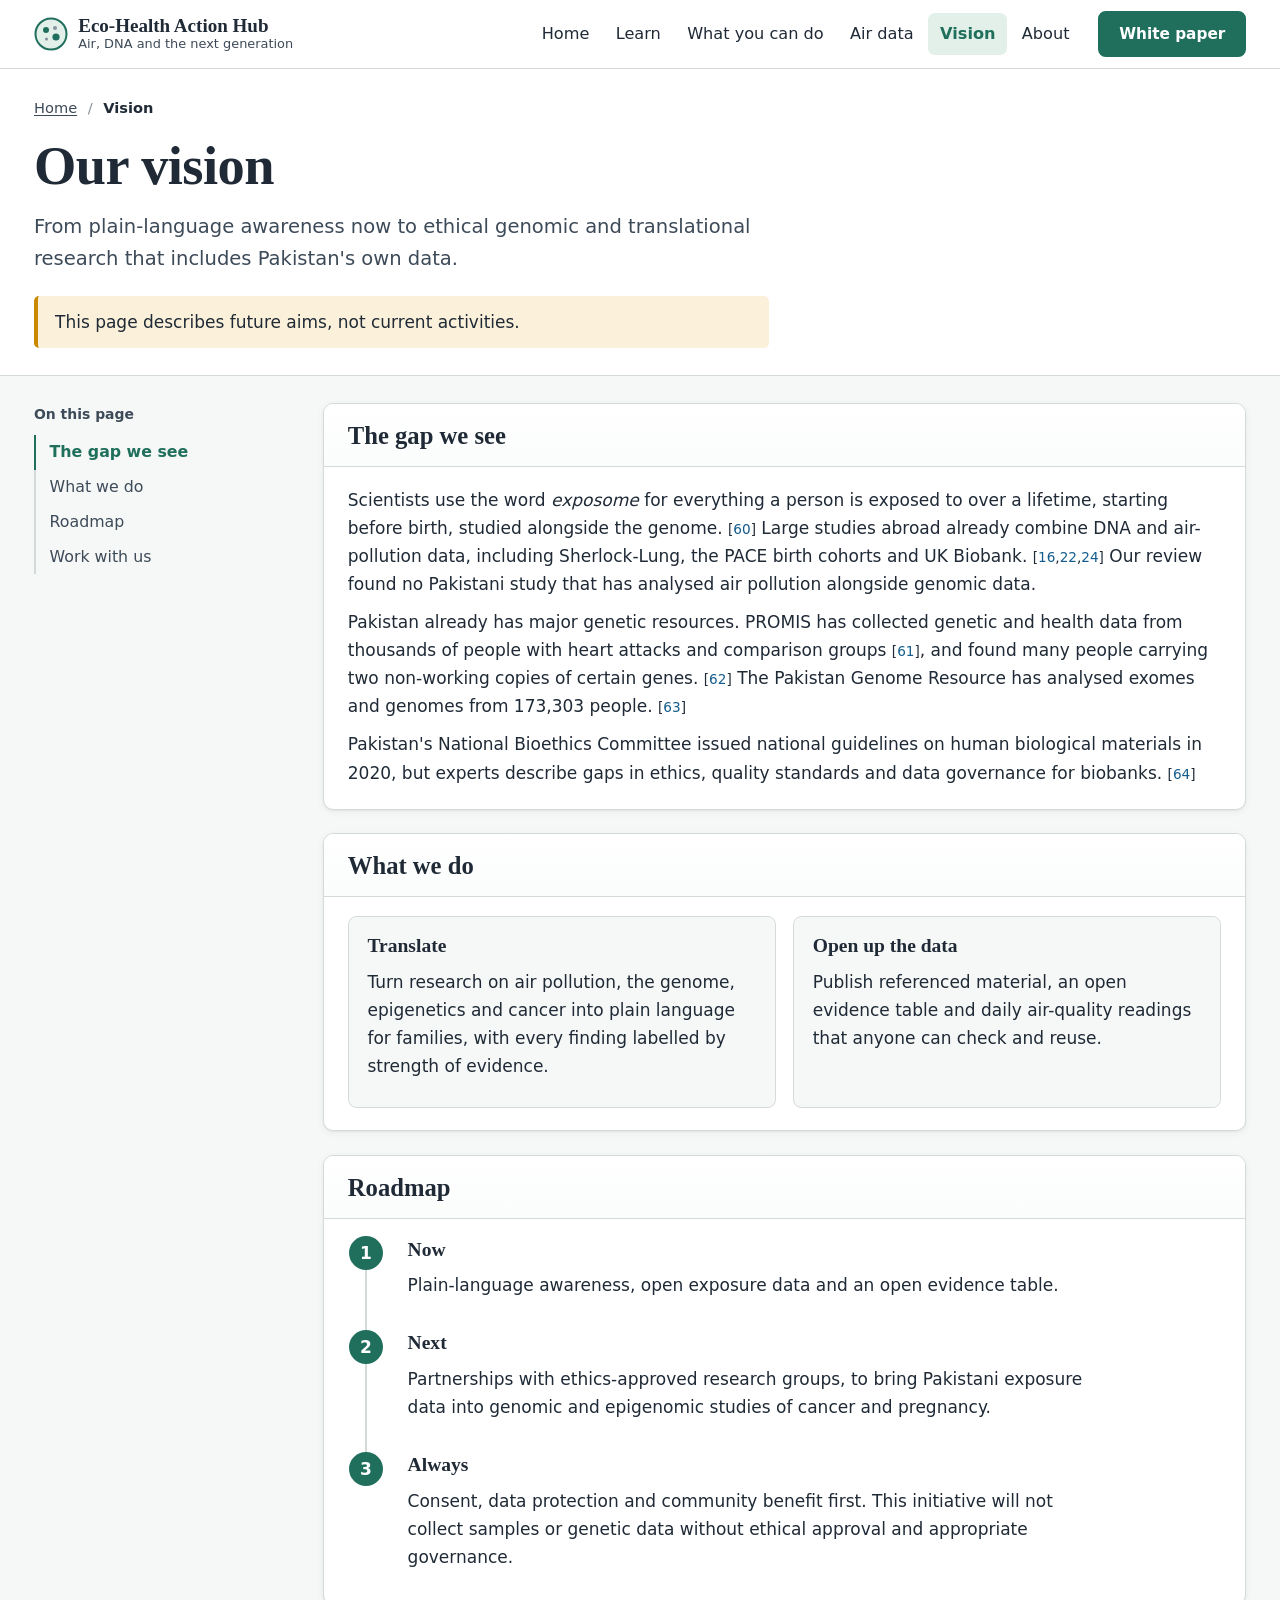
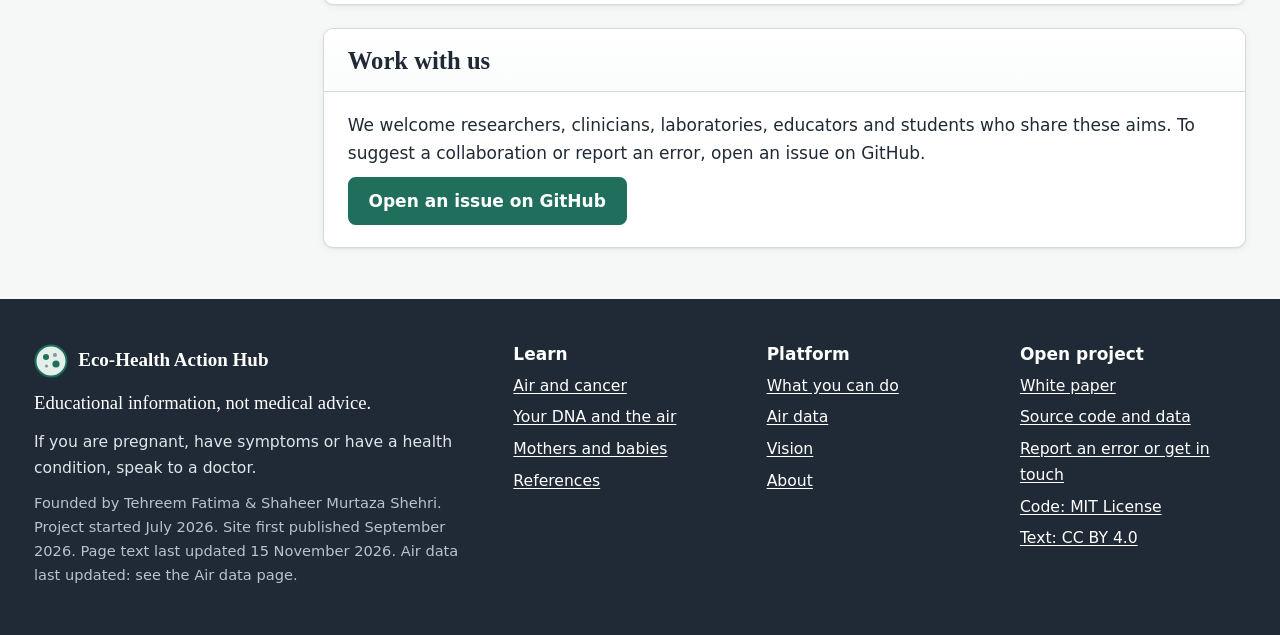
<file: vision.html>
<!DOCTYPE html>
<html lang="en">
<head>
<meta charset="utf-8">
<meta name="viewport" content="width=device-width, initial-scale=1">
<title>Our vision | Eco-Health Action Hub</title>
<meta name="description" content="The Eco-Health Action Hub roadmap: from awareness to ethical genomic and translational research on air pollution in Pakistan.">
<meta name="theme-color" content="#1f6f5c">
<link rel="stylesheet" href="assets/css/style.css">
</head>
<body>
<a class="skip" href="#main">Skip to content</a>
<header class="site-head"><div class="wrap bar">
  <a class="brand" href="index.html"><svg class="brand-mark" viewBox="0 0 34 34" aria-hidden="true"><circle cx="17" cy="17" r="15.5" fill="#e3efe9" stroke="#1f6f5c" stroke-width="2"/><circle cx="12" cy="13" r="3" fill="#1f6f5c"/><circle cx="21" cy="11" r="2" fill="#8a929c"/><circle cx="22" cy="20" r="3.6" fill="#1f6f5c"/><circle cx="12.5" cy="22" r="1.6" fill="#8a929c"/></svg><span class="brand-name">Eco-Health Action Hub<small>Air, DNA and the next generation</small></span></a>
  <nav class="nav" aria-label="Main"><ul><li><a href="index.html">Home</a></li><li><a href="cancer.html">Learn</a></li><li><a href="action.html">What you can do</a></li><li><a href="air.html">Air data</a></li><li><a href="vision.html" aria-current="page">Vision</a></li><li><a href="about.html">About</a></li></ul></nav>
  <a class="btn btn-solid btn-sm head-cta" href="https://github.com/ftehreem306-ctrl/eco-health-data/blob/main/whitepaper.md">White paper</a>
  <details class="nav-toggle"><summary aria-label="Open menu">Menu</summary><nav class="nav-panel" aria-label="Main"><ul><li><a href="index.html">Home</a></li><li><a href="cancer.html">Learn</a></li><li><a href="action.html">What you can do</a></li><li><a href="air.html">Air data</a></li><li><a href="vision.html" aria-current="page">Vision</a></li><li><a href="about.html">About</a></li><li><a href="https://github.com/ftehreem306-ctrl/eco-health-data/blob/main/whitepaper.md">White paper</a></li></ul></nav></details>
</div></header>
<main id="main">
<div class="page-head"><div class="wrap"><nav class="crumbs" aria-label="Breadcrumb"><a href="index.html">Home</a> <span aria-hidden="true">/</span> <span aria-current="page">Vision</span></nav><h1>Our vision</h1><p class="lede">From plain-language awareness now to ethical genomic and translational research that includes Pakistan's own data.</p><p class="note">This page describes future aims, not current activities.</p></div></div><div class="wrap workspace">
<aside class="rail" aria-label="On this page"><div class="rail-inner"><p class="rail-title">On this page</p><ol class="toc"><li><a href="#gap">The gap we see</a></li><li><a href="#pillars">What we do</a></li><li><a href="#roadmap">Roadmap</a></li><li><a href="#collaborate">Work with us</a></li></ol></div></aside>
<div class="content"><section class="panel" id="gap" aria-labelledby="gap-h"><header class="panel-head"><h2 id="gap-h">The gap we see</h2></header><div class="panel-body"><p>Scientists use the word <em>exposome</em> for everything a person is exposed to over a lifetime, starting before birth, studied alongside the genome. <span class="cite">[<a href="references.html#ref60" aria-label="Reference 60">60</a>]</span> Large studies abroad already combine DNA and air-pollution data, including Sherlock-Lung, the PACE birth cohorts and UK Biobank. <span class="cite">[<a href="references.html#ref16" aria-label="Reference 16">16</a>,<a href="references.html#ref22" aria-label="Reference 22">22</a>,<a href="references.html#ref24" aria-label="Reference 24">24</a>]</span> Our review found no Pakistani study that has analysed air pollution alongside genomic data.</p>
<p>Pakistan already has major genetic resources. PROMIS has collected genetic and health data from thousands of people with heart attacks and comparison groups <span class="cite">[<a href="references.html#ref61" aria-label="Reference 61">61</a>]</span>, and found many people carrying two non-working copies of certain genes. <span class="cite">[<a href="references.html#ref62" aria-label="Reference 62">62</a>]</span> The Pakistan Genome Resource has analysed exomes and genomes from 173,303 people. <span class="cite">[<a href="references.html#ref63" aria-label="Reference 63">63</a>]</span></p>
<p>Pakistan's National Bioethics Committee issued national guidelines on human biological materials in 2020, but experts describe gaps in ethics, quality standards and data governance for biobanks. <span class="cite">[<a href="references.html#ref64" aria-label="Reference 64">64</a>]</span></p></div></section><section class="panel" id="pillars" aria-labelledby="pillars-h"><header class="panel-head"><h2 id="pillars-h">What we do</h2></header><div class="panel-body"><div class="pillars">
  <div><h3>Translate</h3><p>Turn research on air pollution, the genome, epigenetics and cancer into plain language for families, with every finding labelled by strength of evidence.</p></div>
  <div><h3>Open up the data</h3><p>Publish referenced material, an open evidence table and daily air-quality readings that anyone can check and reuse.</p></div>
</div></div></section><section class="panel" id="roadmap" aria-labelledby="roadmap-h"><header class="panel-head"><h2 id="roadmap-h">Roadmap</h2></header><div class="panel-body"><ol class="roadmap">
  <li><h3>Now</h3><p>Plain-language awareness, open exposure data and an open evidence table.</p></li>
  <li><h3>Next</h3><p>Partnerships with ethics-approved research groups, to bring Pakistani exposure data into genomic and epigenomic studies of cancer and pregnancy.</p></li>
  <li><h3>Always</h3><p>Consent, data protection and community benefit first. This initiative will not collect samples or genetic data without ethical approval and appropriate governance.</p></li>
</ol></div></section><section class="panel" id="collaborate" aria-labelledby="collaborate-h"><header class="panel-head"><h2 id="collaborate-h">Work with us</h2></header><div class="panel-body"><p>We welcome researchers, clinicians, laboratories, educators and students who share these aims. To suggest a collaboration or report an error, open an issue on GitHub.</p><p><a class="btn btn-solid" href="https://github.com/ftehreem306-ctrl/eco-health-data/issues">Open an issue on GitHub</a></p></div></section></div>
</div>
</main>
<footer class="site-foot"><div class="wrap cols">
  <div><a class="brand brand-foot" href="index.html"><svg class="brand-mark" viewBox="0 0 34 34" aria-hidden="true"><circle cx="17" cy="17" r="15.5" fill="#e3efe9" stroke="#1f6f5c" stroke-width="2"/><circle cx="12" cy="13" r="3" fill="#1f6f5c"/><circle cx="21" cy="11" r="2" fill="#8a929c"/><circle cx="22" cy="20" r="3.6" fill="#1f6f5c"/><circle cx="12.5" cy="22" r="1.6" fill="#8a929c"/></svg><span class="brand-name">Eco-Health Action Hub</span></a>
  <p class="disclaimer">Educational information, not medical advice.</p>
  <p>If you are pregnant, have symptoms or have a health condition, speak to a doctor.</p>
  <p class="small-foot">Founded by Tehreem Fatima & Shaheer Murtaza Shehri. Project started July 2026. Site first published September 2026. Page text last updated 15 November 2026. Air data last updated: <span id="foot-updated">see the Air data page</span>.</p></div>
  <div><h2>Learn</h2><ul><li><a href="cancer.html">Air and cancer</a></li><li><a href="dna.html">Your DNA and the air</a></li><li><a href="mothers.html">Mothers and babies</a></li><li><a href="references.html">References</a></li></ul></div>
  <div><h2>Platform</h2><ul><li><a href="action.html">What you can do</a></li><li><a href="air.html">Air data</a></li><li><a href="vision.html">Vision</a></li><li><a href="about.html">About</a></li></ul></div>
  <div><h2>Open project</h2><ul><li><a href="https://github.com/ftehreem306-ctrl/eco-health-data/blob/main/whitepaper.md">White paper</a></li><li><a href="https://github.com/ftehreem306-ctrl/eco-health-data">Source code and data</a></li><li><a href="https://github.com/ftehreem306-ctrl/eco-health-data/issues">Report an error or get in touch</a></li><li><a href="https://github.com/ftehreem306-ctrl/eco-health-data/blob/main/LICENSE">Code: MIT License</a></li><li><a href="https://creativecommons.org/licenses/by/4.0/">Text: CC BY 4.0</a></li></ul></div>
</div></footer>
<script src="assets/js/air.js" defer></script>
<script src="assets/js/nav.js" defer></script>
</body>
</html>
</file>
<file: assets/css/style.css>
/* Eco-Health Action Hub, platform styles (v3)
   Palette: slate ink, cool paper, clean-air green, haze grey, saffron marker */
:root{
  --ink:#1f2a36; --ink-2:#3d4a58; --paper:#f6f8f7; --white:#ffffff;
  --green:#1f6f5c; --green-d:#185948; --green-2:#e3efe9; --haze:#8a929c; --haze-2:#e8ebee;
  --saffron:#c98a00; --saffron-2:#fbf1da; --line:#d4dad8; --link:#145c8c;
  --serif:Charter,"Bitstream Charter","Sitka Text",Cambria,Georgia,serif;
  --sans:system-ui,-apple-system,"Segoe UI",Roboto,"Noto Sans",Arial,sans-serif;
  --measure:68ch; --head-h:4rem; --r:.6rem;
  --shadow:0 1px 2px rgba(31,42,54,.06),0 2px 8px rgba(31,42,54,.05);
}
*{box-sizing:border-box}
html{font-size:106.25%;scroll-behavior:smooth;scroll-padding-top:calc(var(--head-h) + 1rem)}
body{margin:0;background:var(--paper);color:var(--ink);font-family:var(--sans);line-height:1.65;-webkit-text-size-adjust:100%}
img,svg{max-width:100%}
a{color:var(--link);text-underline-offset:.15em}
a:hover{text-decoration-thickness:2px}
:focus-visible{outline:3px solid var(--saffron);outline-offset:2px}
.skip{position:absolute;left:-999px}.skip:focus{left:8px;top:8px;background:#fff;padding:8px;z-index:30}
.wrap{max-width:76rem;margin:0 auto;padding:0 clamp(1rem,3vw,2rem)}
.prose{max-width:var(--measure)}

/* ---------- Top bar ---------- */
.site-head{background:rgba(255,255,255,.96);backdrop-filter:saturate(1.4) blur(6px);border-bottom:1px solid var(--line);position:sticky;top:0;z-index:20}
.bar{display:flex;align-items:center;gap:1rem;min-height:var(--head-h)}
.brand{display:flex;align-items:center;gap:.6rem;text-decoration:none;color:var(--ink);margin-right:auto}
.brand-mark{width:34px;height:34px;flex:none}
.brand-name{font-family:var(--serif);font-weight:700;font-size:1.12rem;line-height:1.1}
.brand-name small{display:block;font-family:var(--sans);font-weight:400;font-size:.76rem;color:var(--ink-2)}
.nav ul{list-style:none;margin:0;padding:0;display:flex;gap:.15rem}
.nav a{display:block;padding:.45rem .7rem;border-radius:.4rem;text-decoration:none;color:var(--ink);font-size:.95rem;font-weight:500}
.nav a:hover{background:var(--haze-2)}
.nav a[aria-current="page"]{background:var(--green-2);color:var(--green);font-weight:700}
.btn-sm{padding:.45rem .85rem;font-size:.9rem}
.nav-toggle{display:none;position:static}
@media (max-width:63.99rem){
  .nav,.head-cta{display:none}
  .nav-toggle{display:block}
  .nav-toggle summary{list-style:none;cursor:pointer;padding:.45rem .85rem;border:1px solid var(--line);border-radius:.4rem;font-weight:600;background:var(--white)}
  .nav-toggle summary::-webkit-details-marker{display:none}
  .nav-toggle[open] summary{background:var(--green-2);border-color:var(--green);color:var(--green)}
  .nav-toggle[open] .nav-panel{position:absolute;left:0;right:0;top:100%;background:var(--white);border-bottom:1px solid var(--line);box-shadow:0 12px 24px rgba(31,42,54,.12);padding:.4rem clamp(1rem,3vw,2rem) 1rem;max-height:calc(100vh - var(--head-h));overflow:auto}
  .nav-panel ul{list-style:none;margin:0;padding:0}
  .nav-panel a{display:block;padding:.75rem .2rem;border-bottom:1px solid var(--haze-2);text-decoration:none;color:var(--ink);font-size:1.05rem}
  .nav-panel a[aria-current="page"]{color:var(--green);font-weight:700}
}
@media (min-width:64rem){.nav-panel{display:none}}
@media (max-width:30rem){.brand-name small{display:none}.brand-name{font-size:1.02rem}}

/* ---------- Type ---------- */
h1,h2,h3{font-family:var(--serif);line-height:1.2;color:var(--ink)}
h1{font-size:clamp(2rem,5vw,3.2rem);margin:0 0 .7rem;letter-spacing:-.01em}
h2{font-size:clamp(1.35rem,2.6vw,1.75rem);margin:0 0 .6rem}
h3{font-size:1.15rem;margin:0 0 .4rem}
p{margin:.6rem 0}
.lede{font-size:clamp(1.02rem,1.6vw,1.15rem);color:var(--ink-2);max-width:62ch}
.small{font-size:.88rem;color:var(--ink-2)}
.cite{font-size:.8em;white-space:nowrap}
.cite a{text-decoration:none}

/* ---------- Buttons ---------- */
.btn{display:inline-block;padding:.7rem 1.1rem;border-radius:.45rem;font-weight:600;text-decoration:none;border:2px solid var(--green);line-height:1.2;text-align:center}
.btn-solid{background:var(--green);color:#fff}
.btn-solid:hover{background:var(--green-d);border-color:var(--green-d)}
.btn-line{color:var(--green);background:var(--white)}
.btn-line:hover{background:var(--green-2)}
.btn-light{background:#fff;color:var(--green);border-color:#fff}
.btn-light:hover{background:var(--green-2)}

/* ---------- Page header ---------- */
main{padding-bottom:3rem}
.page-head{background:var(--white);border-bottom:1px solid var(--line);padding:1.6rem 0 0}
.page-head .lede{margin-bottom:1.2rem}
.page-head .note{margin:0 0 1.4rem}
.crumbs{font-size:.86rem;color:var(--ink-2);margin-bottom:.8rem}
.crumbs a{color:var(--ink-2)}
.crumbs [aria-current]{color:var(--ink);font-weight:600}
.crumbs span[aria-hidden]{margin:0 .35rem;color:var(--haze)}
.page-head > .wrap > :last-child:not(.module-tabs){margin-bottom:1.6rem}

/* Learning-module tabs */
.module-tabs ol{list-style:none;margin:0;padding:0;display:flex;gap:.25rem;overflow-x:auto;scrollbar-width:none}
.module-tabs ol::-webkit-scrollbar{display:none}
.module-tabs a{display:flex;align-items:center;gap:.5rem;white-space:nowrap;padding:.7rem 1rem .8rem;text-decoration:none;color:var(--ink-2);border-bottom:3px solid transparent;font-weight:600;font-size:.95rem}
.module-tabs a:hover{color:var(--ink);border-bottom-color:var(--line)}
.module-tabs a[aria-current="page"]{color:var(--green);border-bottom-color:var(--green)}
.step{display:inline-grid;place-items:center;width:1.55rem;height:1.55rem;border-radius:50%;background:var(--haze-2);color:var(--ink-2);font-size:.82rem;font-weight:700;font-family:var(--sans);flex:none}
.module-tabs a[aria-current="page"] .step{background:var(--green);color:#fff}

/* ---------- Workspace: rail + panels ---------- */
.workspace{display:grid;grid-template-columns:minmax(0,1fr);gap:1.5rem;padding-top:1.6rem}
.rail{min-width:0}
@media (min-width:64rem){.workspace{grid-template-columns:15rem minmax(0,1fr);gap:2rem;align-items:start}}
.rail-inner{position:sticky;top:calc(var(--head-h) + 1.2rem)}
.rail-title{font-size:.82rem;font-weight:700;color:var(--ink-2);margin:0 0 .5rem}
.toc{list-style:none;margin:0;padding:0;border-left:2px solid var(--line)}
.toc a{display:block;padding:.4rem .8rem;margin-left:-2px;border-left:2px solid transparent;text-decoration:none;color:var(--ink-2);font-size:.93rem;line-height:1.35}
.toc a:hover{color:var(--ink)}
.toc a.active{color:var(--green);border-left-color:var(--green);font-weight:700}
.rail-legend{margin-top:1.6rem;padding-top:1.2rem;border-top:1px solid var(--line)}
.rail-legend ul{list-style:none;margin:0 0 .6rem;padding:0;display:grid;gap:.4rem}
.rail-legend a{font-size:.88rem}
@media (max-width:63.99rem){
  .rail{position:sticky;top:var(--head-h);z-index:10;margin:-1.6rem calc(-1 * clamp(1rem,3vw,2rem)) 0;background:rgba(246,248,247,.97);border-bottom:1px solid var(--line)}
  .rail-inner{position:static;padding:.5rem clamp(1rem,3vw,2rem)}
  .rail-title,.rail-legend{display:none}
  .toc{display:flex;gap:.4rem;border:0;overflow-x:auto;scrollbar-width:none;padding:.1rem 0}
  .toc::-webkit-scrollbar{display:none}
  .toc a{white-space:nowrap;border:1px solid var(--line);border-radius:2rem;padding:.35rem .85rem;margin:0;background:var(--white);font-size:.88rem}
  .toc a.active{background:var(--green);border-color:var(--green);color:#fff}
}
.content{display:grid;gap:1.4rem;min-width:0}

.panel{background:var(--white);border:1px solid var(--line);border-radius:var(--r);box-shadow:var(--shadow);overflow:hidden}
.panel-head{display:flex;align-items:baseline;justify-content:space-between;gap:1rem;flex-wrap:wrap;padding:1rem 1.4rem .9rem;border-bottom:1px solid var(--line);background:linear-gradient(var(--white),#fbfcfc)}
.panel-head h2{margin:0;font-size:clamp(1.2rem,2.2vw,1.45rem)}
.panel-meta{font-size:.82rem;font-weight:600;color:var(--ink-2);background:var(--haze-2);border-radius:2rem;padding:.15rem .65rem;white-space:nowrap}
.panel-body{padding:1.1rem 1.4rem 1.3rem}
.panel-body > :first-child{margin-top:0}
.panel-body > :last-child{margin-bottom:0}
@media (max-width:40rem){.panel-head,.panel-body{padding-left:1rem;padding-right:1rem}}

/* Findings inside panels */
.finding{padding:1.1rem 0;border-top:1px solid var(--haze-2);max-width:var(--measure)}
.finding:first-child{border-top:0;padding-top:0}
.finding:last-child{padding-bottom:0}
.finding h3{display:flex;flex-wrap:wrap;align-items:center;gap:.5rem}
.finding p:last-child{margin-bottom:0}
.minute ul{margin:0;padding:0;list-style:none;display:grid;gap:.75rem}
.minute li{display:grid;grid-template-columns:7.2rem 1fr;gap:.6rem;align-items:baseline}
.minute li .ev{justify-self:start}
@media (max-width:30rem){.minute li{grid-template-columns:1fr;gap:.25rem}}

.steps{list-style:none;margin:0;padding:0}
.steps li{position:relative;padding:.85rem 0 .85rem 1.4rem;border-top:1px solid var(--haze-2)}
.steps li:first-child{border-top:0;padding-top:0}
.steps li:last-child{padding-bottom:0}
.steps li::before{content:"";position:absolute;left:.15rem;top:1.45rem;width:.5rem;height:.5rem;border-radius:50%;background:var(--green)}
.steps li:first-child::before{top:.6rem}

/* Pager */
.pager{display:grid;grid-template-columns:1fr 1fr;gap:1rem}
.pager a{display:block;padding:1rem 1.2rem;border:1px solid var(--line);border-radius:var(--r);background:var(--white);text-decoration:none;color:var(--green);font-family:var(--serif);font-weight:700;font-size:1.08rem;box-shadow:var(--shadow)}
.pager a:hover{border-color:var(--green)}
.pager small{display:block;font-family:var(--sans);font-weight:500;color:var(--ink-2);font-size:.82rem}
.pager-next{text-align:right;grid-column:2}
@media (max-width:30rem){.pager{grid-template-columns:1fr}.pager-next{grid-column:1}}

/* ---------- Evidence markers (signature element) ---------- */
.ev{display:inline-flex;align-items:center;gap:.4rem;font-family:var(--sans);font-size:.8rem;font-weight:700;padding:.12rem .55rem .12rem .38rem;border-radius:1rem;vertical-align:.1em;white-space:nowrap;line-height:1.4}
.ev::before{content:"";width:.8rem;height:.8rem;border-radius:50%;flex:none;box-sizing:border-box}
.ev-known{background:var(--green-2);color:#155244}
.ev-known::before{background:var(--green)}
.ev-suspected{background:var(--saffron-2);color:#6e4a00}
.ev-suspected::before{background:repeating-linear-gradient(135deg,var(--saffron) 0 2px,transparent 2px 4px);border:1.5px solid var(--saffron)}
.ev-unknown{background:var(--haze-2);color:#3f4853}
.ev-unknown::before{border:2px solid var(--haze)}
.ev-legend{display:grid;gap:.5rem;margin:1rem 0 0;padding:0;list-style:none;font-size:.92rem}

/* ---------- Home ---------- */
.hero{position:relative;overflow:hidden;background:var(--white);border-bottom:1px solid var(--line)}
.hero-field{position:absolute;inset:0;width:100%;height:100%;z-index:0}
.hero-grid{position:relative;z-index:1;display:grid;gap:2rem;padding-top:clamp(2rem,5vw,3.5rem);padding-bottom:clamp(2rem,5vw,3.5rem);align-items:center}
@media (min-width:64rem){.hero-grid{grid-template-columns:minmax(0,1.15fr) minmax(0,.85fr);gap:3rem}}
.hero h1{font-size:clamp(2.1rem,5.4vw,3.9rem);max-width:15ch}
.hero-actions{display:flex;flex-wrap:wrap;gap:.7rem;margin-top:1.4rem}
@media (max-width:30rem){.hero-actions .btn{flex:1 1 100%}}
.live-card{background:rgba(255,255,255,.97);border:1px solid var(--line);border-radius:.8rem;box-shadow:0 8px 30px rgba(31,42,54,.10);padding:1.2rem 1.3rem}
.live-card header{display:flex;justify-content:space-between;align-items:baseline;gap:.6rem;flex-wrap:wrap;border-bottom:1px solid var(--line);padding-bottom:.6rem;margin-bottom:.4rem}
.live-card h2{margin:0;font-size:1.25rem}
.live-card header a{font-size:.9rem;font-weight:600}
@media (max-width:48rem){.hero-field{display:none}}

/* KPI tiles and distribution bar (shared by home card and Air data) */
.kpis{display:grid;gap:.7rem;grid-template-columns:repeat(auto-fit,minmax(11rem,1fr));margin:.8rem 0}
.kpi{background:var(--paper);border:1px solid var(--line);border-radius:.5rem;padding:.75rem .9rem;display:flex;flex-direction:column;gap:.1rem;min-width:0}
.kpi strong{font-family:var(--serif);font-size:1.6rem;line-height:1.15;font-variant-numeric:tabular-nums}
.kpi-label{font-size:.82rem;color:var(--ink-2);font-weight:600;margin:0}
.kpi-sub{font-size:.85rem;color:var(--ink-2)}
.dist-wrap{margin-top:.6rem}
.dist{display:flex;height:1.1rem;border-radius:.4rem;overflow:hidden;border:1px solid var(--line);background:var(--haze-2);margin:.35rem 0 .5rem}
.dist span{display:block;height:100%;border-right:1px solid #fff}
.dist span:last-child{border-right:0}
.dist-legend{list-style:none;margin:0;padding:0;display:flex;flex-wrap:wrap;gap:.3rem .9rem;font-size:.84rem;color:var(--ink-2)}
.dist-legend li{display:flex;align-items:center;gap:.35rem}
.dist-legend i{width:.75rem;height:.75rem;border-radius:2px;border:1px solid #0003;display:inline-block}

/* Bands */
.band{padding:clamp(2.2rem,5vw,3.6rem) 0}
.band-white{background:var(--white);border-top:1px solid var(--line);border-bottom:1px solid var(--line)}
.band-head{max-width:var(--measure);margin-bottom:1.3rem}
.band-head p{color:var(--ink-2);margin:.2rem 0 0}
.band-green{background:var(--green);color:#e9f3ef}
.band-green h2{color:#fff}
.split{display:grid;gap:1.6rem;align-items:center}
@media (min-width:56rem){.split{grid-template-columns:1.2fr 1fr;gap:3rem}}
.founder-card{background:rgba(255,255,255,.08);border:1px solid rgba(255,255,255,.25);border-radius:var(--r);padding:1.2rem 1.3rem}
.founder-card a{color:#fff;font-weight:600}
.founder-name{font-family:var(--serif);font-size:1.3rem;font-weight:700;color:#fff;margin:0}

.facts{display:grid;gap:1.2rem}
@media (min-width:48rem){.facts{grid-template-columns:repeat(3,1fr);gap:1.6rem}}
.fact{border-top:3px solid var(--ink);padding-top:.7rem}
.fact b{display:block;font-family:var(--serif);font-size:clamp(1.6rem,3vw,2rem);line-height:1.15;margin-bottom:.2rem}

.board{display:grid;gap:1px;background:var(--line);border:1px solid var(--line);border-radius:var(--r);overflow:hidden;box-shadow:var(--shadow)}
.board section{background:var(--white);padding:1.2rem 1.3rem}
.board h3{margin:0 0 .3rem}
.board ul{margin:.3rem 0 0;padding-left:1.1rem}
.board li{margin:.5rem 0}
@media (min-width:56rem){.board{grid-template-columns:repeat(3,1fr)}}

.modules{list-style:none;margin:0;padding:0;display:grid;gap:1rem}
@media (min-width:52rem){.modules{grid-template-columns:repeat(3,1fr)}}
.modules a{height:100%;display:flex;flex-direction:column;gap:.45rem;padding:1.2rem 1.3rem;border:1px solid var(--line);border-radius:var(--r);background:var(--paper);text-decoration:none;color:var(--ink-2);transition:border-color .15s,background-color .15s}
.modules a:hover{border-color:var(--green);background:var(--white)}
.modules .step{background:var(--green);color:#fff}
.modules strong{font-family:var(--serif);font-size:1.25rem;color:var(--ink);line-height:1.25}
.modules em{margin-top:auto;padding-top:.4rem;font-style:normal;font-size:.85rem;font-weight:700;color:var(--green)}

.tools{display:grid;gap:1rem}
@media (min-width:48rem){.tools{grid-template-columns:repeat(3,1fr)}}
.tool{display:flex;flex-direction:column;gap:.3rem;padding:1.2rem 1.3rem;background:var(--white);border:1px solid var(--line);border-left:4px solid var(--green);border-radius:var(--r);text-decoration:none;color:var(--ink-2);box-shadow:var(--shadow)}
.tool strong{font-family:var(--serif);font-size:1.2rem;color:var(--ink)}
.tool:hover{border-color:var(--green)}

/* Vision */
.pillars{display:grid;gap:1rem}
@media (min-width:48rem){.pillars{grid-template-columns:1fr 1fr}}
.pillars > div{background:var(--paper);border:1px solid var(--line);border-radius:.5rem;padding:1rem 1.1rem}
.roadmap{list-style:none;padding:0;margin:0;counter-reset:step;max-width:var(--measure)}
.roadmap li{position:relative;padding:0 0 1.3rem 2.4rem;border-left:2px solid var(--line);margin-left:1rem}
.roadmap li:last-child{border-left-color:transparent;padding-bottom:0}
.roadmap li::before{counter-increment:step;content:counter(step);position:absolute;left:-1.05rem;top:-.1rem;width:2rem;height:2rem;border-radius:50%;background:var(--green);color:#fff;font-weight:700;display:grid;place-items:center}
.roadmap h3{margin:0 0 .2rem}

/* Notes and alerts */
.note{background:var(--saffron-2);border-left:4px solid var(--saffron);padding:.7rem 1rem;border-radius:.3rem;max-width:var(--measure)}
.alert{background:#fde8e4;border-left:4px solid #a33a26;padding:.7rem 1rem;border-radius:.3rem;color:#4a1a10}

/* ---------- Tables ---------- */
.table-scroll{overflow-x:auto;-webkit-overflow-scrolling:touch;margin:.8rem 0;border:1px solid var(--line);border-radius:.5rem}
table{border-collapse:collapse;width:100%;font-size:.94rem;background:var(--white)}
.table-scroll table{margin:0}
caption{text-align:left;padding:.5rem .7rem;caption-side:top}
th,td{border-bottom:1px solid var(--line);padding:.6rem .7rem;text-align:left;vertical-align:top}
th{background:var(--haze-2);font-size:.88rem;white-space:nowrap}
tbody tr:last-child td{border-bottom:0}
tbody tr:hover td{background:#fafbfb}
.num{font-variant-numeric:tabular-nums;white-space:nowrap;font-weight:600}
.cat{display:inline-block;padding:.1rem .5rem;border-radius:.3rem;font-weight:600;border:1px solid #0003;white-space:nowrap;font-size:.88rem}
.c-good{background:#c8e6c9}.c-moderate{background:#fff59d}.c-usg{background:#ffcc80}
.c-unhealthy{background:#ef9a9a}.c-very_unhealthy{background:#ce93d8}.c-hazardous{background:#6d1b2b;color:#fff}.c-none{background:#eceff1}
@media (max-width:47.99rem){
  .table-scroll:has(#readings){border:0;overflow:visible}
  #readings thead{display:none}
  #readings caption{padding-left:0}
  #readings tr{display:block;border:1px solid var(--line);border-radius:.5rem;margin:.7rem 0;padding:.5rem .8rem;background:var(--white)}
  #readings td{display:grid;grid-template-columns:8.5rem 1fr;gap:.6rem;border:0;padding:.3rem 0}
  #readings td::before{content:attr(data-label);font-weight:600;font-size:.84rem;color:var(--ink-2)}
  #readings td[colspan]{display:block}
  #readings td[colspan]::before{content:none}
  #readings tbody tr:hover td{background:none}
}
@media (max-width:24rem){#readings td{grid-template-columns:1fr;gap:0}}

/* ---------- FAQ ---------- */
details.faq{border:1px solid var(--line);border-radius:.5rem;margin:.6rem 0;background:var(--white)}
details.faq:first-child{margin-top:0}
details.faq summary{cursor:pointer;padding:.85rem 1rem;font-weight:600;list-style:none;display:flex;justify-content:space-between;gap:1rem}
details.faq summary::-webkit-details-marker{display:none}
details.faq summary::after{content:"+";font-size:1.3rem;line-height:1;color:var(--green);flex:none}
details.faq[open] summary::after{content:"−"}
details.faq[open] summary{border-bottom:1px solid var(--line)}
details.faq div{padding:.4rem 1rem .8rem}

/* ---------- References ---------- */
.page-head + .wrap{padding-top:1.6rem}
ol.refs{margin:0;padding-left:1.6rem}
ol.refs li{margin:.55rem 0;font-size:.92rem;overflow-wrap:anywhere;max-width:84ch;padding:.15rem .3rem;border-radius:.25rem}
ol.refs li:target{background:var(--saffron-2);outline:2px solid var(--saffron)}
.tbc{background:var(--saffron-2);font-size:.82rem}

/* ---------- Footer ---------- */
.site-foot{background:var(--ink);color:#dfe5ea;padding:2.6rem 0 2.2rem;font-size:.92rem}
.site-foot a{color:#fff}
.site-foot .cols{display:grid;gap:1.6rem}
@media (min-width:40rem){.site-foot .cols{grid-template-columns:1fr 1fr}}
@media (min-width:64rem){.site-foot .cols{grid-template-columns:2fr 1fr 1fr 1fr}}
.site-foot h2{color:#fff;font-size:1rem;margin:0 0 .5rem;font-family:var(--sans)}
.site-foot ul{list-style:none;padding:0;margin:0}
.site-foot li{margin:.35rem 0}
.brand-foot{color:#fff;margin-bottom:.6rem}
.brand-foot .brand-name{color:#fff}
.disclaimer{font-family:var(--serif);font-size:1.1rem;color:#fff}
.small-foot{color:#b9c3cc;font-size:.86rem}

@media (prefers-reduced-motion:reduce){html{scroll-behavior:auto}*{transition:none!important}}
@media print{.site-head,.rail,.pager,.site-foot,.hero-field{display:none}.panel{box-shadow:none}}
@media (max-width:63.99rem){.site-head .head-cta{display:none}}
.live-card .kpis{grid-template-columns:1fr 1fr}
.live-card .kpi:first-child{grid-column:1/-1;flex-direction:row;align-items:baseline;justify-content:space-between;gap:1rem}
@media (max-width:24rem){.live-card .kpis{grid-template-columns:1fr}}
@media (min-width:48rem){#readings td:nth-child(5){min-width:17rem}#readings td:nth-child(6){min-width:12rem}#readings td:nth-child(2){min-width:9rem}}
@media (min-width:64rem){.workspace-wide{grid-template-columns:minmax(0,1fr)}.workspace-wide .rail{display:none}}
#readings .cat{white-space:normal}
#readings th{white-space:normal}
</file>
